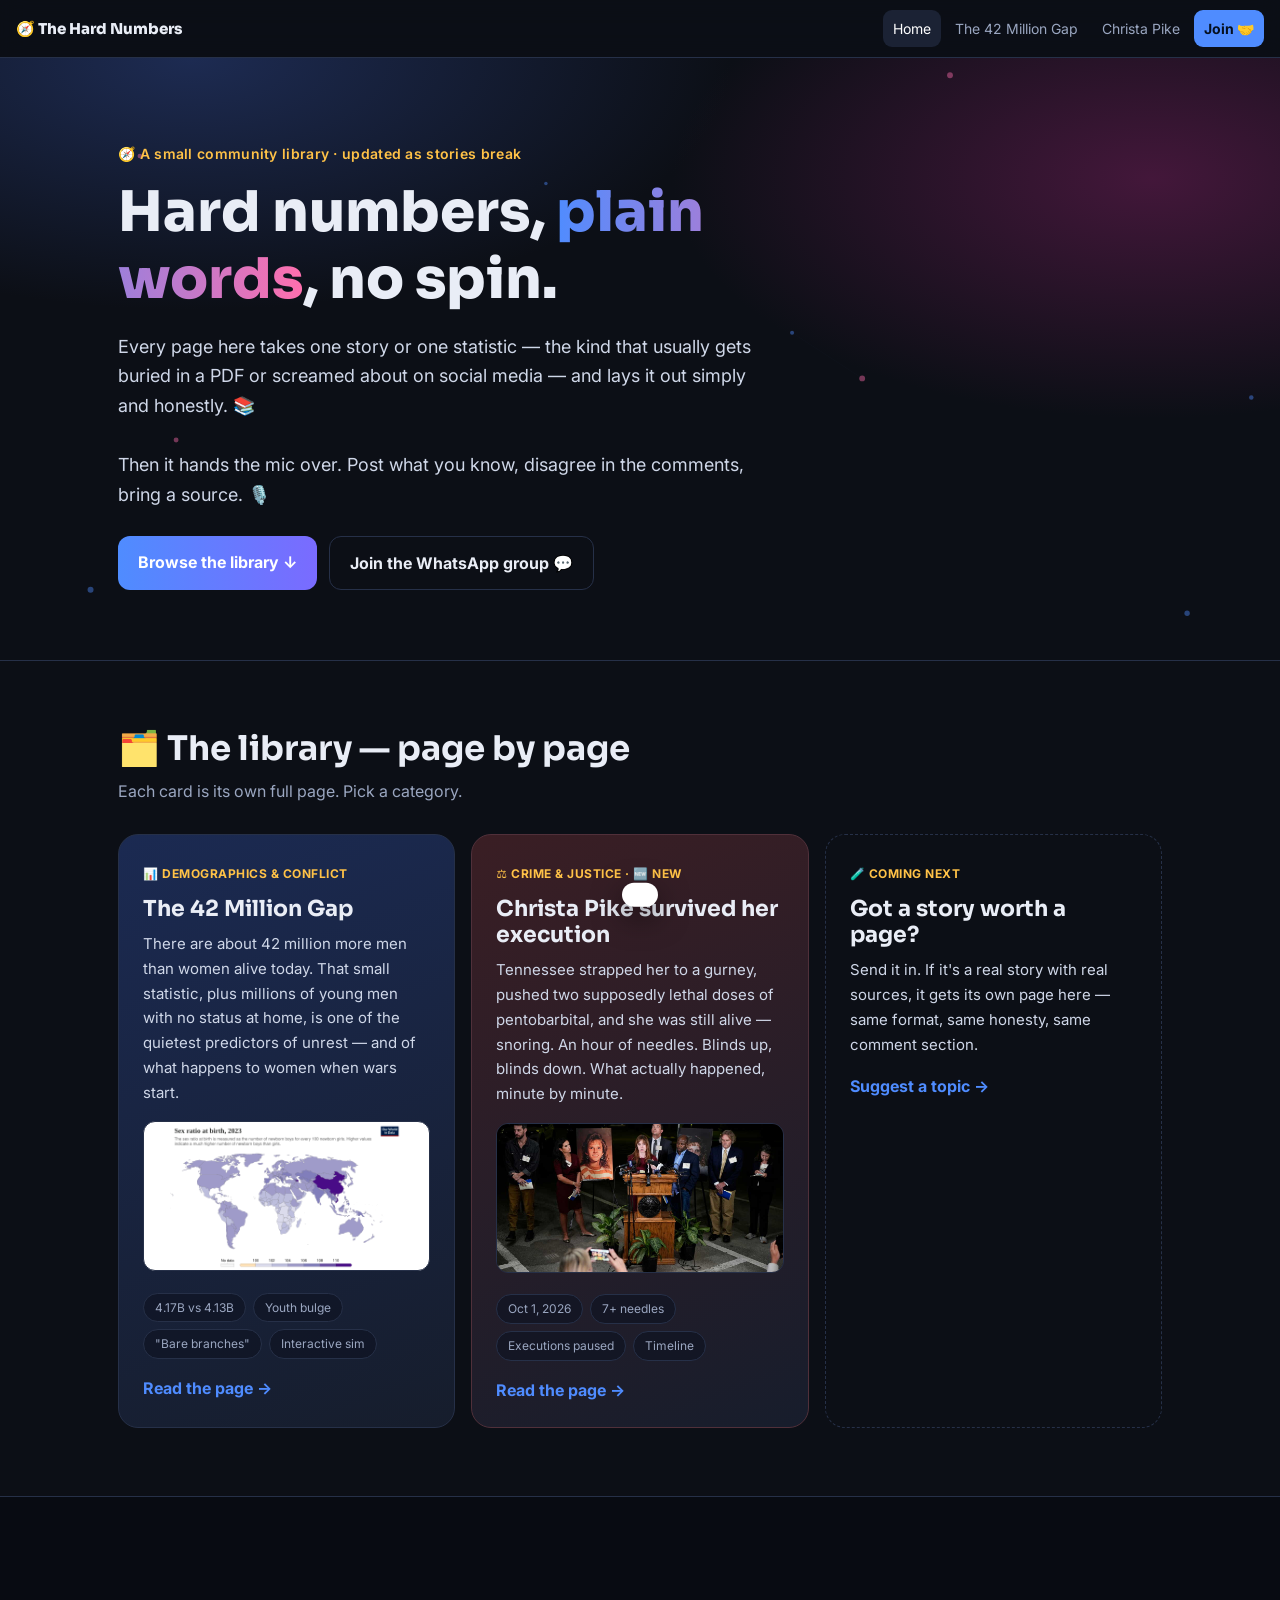
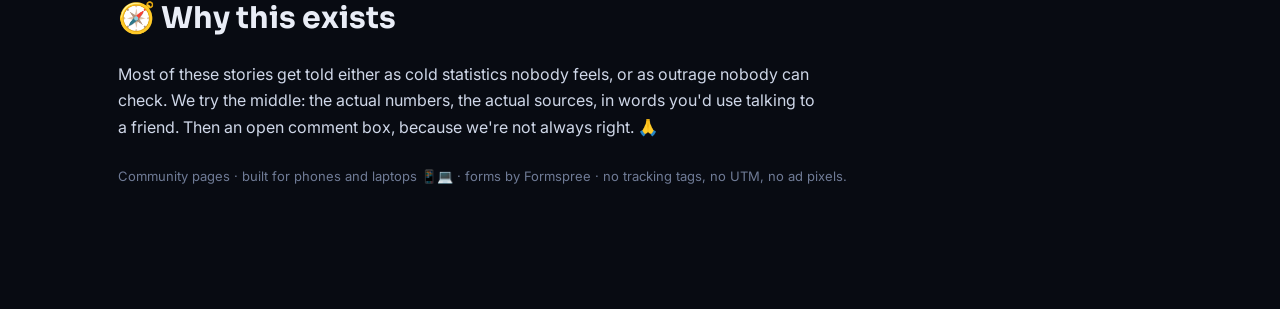
<file: CHRIST_SOPHIA_TRUTH_COMMUNITY/index.html>
<!DOCTYPE html>
<html lang="en">
<head>
<meta charset="utf-8" />
<meta name="viewport" content="width=device-width, initial-scale=1" />
<title>The Hard Numbers — a community page about power, violence and the people it lands on</title>
<meta name="description" content="A small community library. Honest, plain-language breakdowns of stories and statistics about violence, the state, and who pays the price." />
<link rel="icon" type="image/svg+xml" href="favicon.svg" />
<link rel="preconnect" href="https://fonts.googleapis.com">
<link rel="preconnect" href="https://fonts.gstatic.com" crossorigin>
<link href="https://fonts.googleapis.com/css2?family=Inter:wght@400;600;800&family=Sora:wght@600;800&display=swap" rel="stylesheet">
<link rel="stylesheet" href="style.css" />
</head>
<body>

<header class="nav">
  <a class="brand" href="index.html">🧭 <span>The Hard Numbers</span></a>
  <nav>
    <a href="index.html" class="here">Home</a>
    <a href="gender-gap.html">The 42 Million Gap</a>
    <a href="christa-pike.html">Christa Pike</a>
    <a class="cta" href="gender-gap.html#join">Join 🤝</a>
  </nav>
</header>

<!-- HUB BANNER -->
<section class="banner">
  <canvas id="fx"></canvas>
  <div class="banner-inner">
    <p class="kicker">🧭 A small community library · updated as stories break</p>
    <h1>Hard numbers, <span class="hl">plain words</span>, no spin.</h1>
    <p class="lede">
      Every page here takes one story or one statistic — the kind that usually gets buried in a
      PDF or screamed about on social media — and lays it out simply and honestly. 📚
      <br><br>
      Then it hands the mic over. Post what you know, disagree in the comments, bring a source. 🎙️
    </p>
    <div class="banner-btns">
      <a class="btn primary" href="#library">Browse the library ↓</a>
      <a class="btn ghost" href="gender-gap.html#join">Join the WhatsApp group 💬</a>
    </div>
  </div>
</section>

<!-- PAGE-BY-PAGE CATEGORIES -->
<section class="wrap" id="library">
  <h2 class="sec-title">🗂️ The library — page by page</h2>
  <p class="sec-sub">Each card is its own full page. Pick a category.</p>

  <div class="libgrid">

    <a class="libcard reveal c-demo" href="gender-gap.html">
      <span class="cat">📊 Demographics &amp; Conflict</span>
      <h3>The 42 Million Gap</h3>
      <p>There are about 42 million more men than women alive today. That small statistic,
        plus millions of young men with no status at home, is one of the quietest predictors of
        unrest — and of what happens to women when wars start.</p>
      <img class="thumb" src="images/owid-sex-ratio-birth-2023.png" alt="World map of sex ratio at birth" loading="lazy">
      <ul class="chips">
        <li>4.17B vs 4.13B</li><li>Youth bulge</li><li>"Bare branches"</li><li>Interactive sim</li>
      </ul>
      <span class="go">Read the page →</span>
    </a>

    <a class="libcard reveal c-just" href="christa-pike.html">
      <span class="cat">⚖️ Crime &amp; Justice · 🆕 New</span>
      <h3>Christa Pike survived her execution</h3>
      <p>Tennessee strapped her to a gurney, pushed two supposedly lethal doses of pentobarbital,
        and she was still alive — snoring. An hour of needles. Blinds up, blinds down.
        What actually happened, minute by minute.</p>
      <img class="thumb" src="images/witnesses-presser-ap.jpg" alt="Media witnesses at a night press conference after the halted execution" loading="lazy">
      <ul class="chips">
        <li>Oct 1, 2026</li><li>7+ needles</li><li>Executions paused</li><li>Timeline</li>
      </ul>
      <span class="go">Read the page →</span>
    </a>

    <div class="libcard soon">
      <span class="cat">🧪 Coming next</span>
      <h3>Got a story worth a page?</h3>
      <p>Send it in. If it's a real story with real sources, it gets its own page here —
        same format, same honesty, same comment section.</p>
      <span class="go"><a href="gender-gap.html#join">Suggest a topic →</a></span>
    </div>

  </div>
</section>

<footer class="footer">
  <div class="wrap">
    <h2>🧭 Why this exists</h2>
    <p class="concl">
      Most of these stories get told either as cold statistics nobody feels, or as outrage nobody
      can check. We try the middle: the actual numbers, the actual sources, in words you'd use
      talking to a friend. Then an open comment box, because we're not always right. 🙏
    </p>
    <p class="fine">Community pages · built for phones and laptops 📱💻 · forms by Formspree ·
      no tracking tags, no UTM, no ad pixels.</p>
  </div>
</footer>

<div class="toast" id="toast"></div>
<script src="script.js"></script>
</body>
</html>
</file>
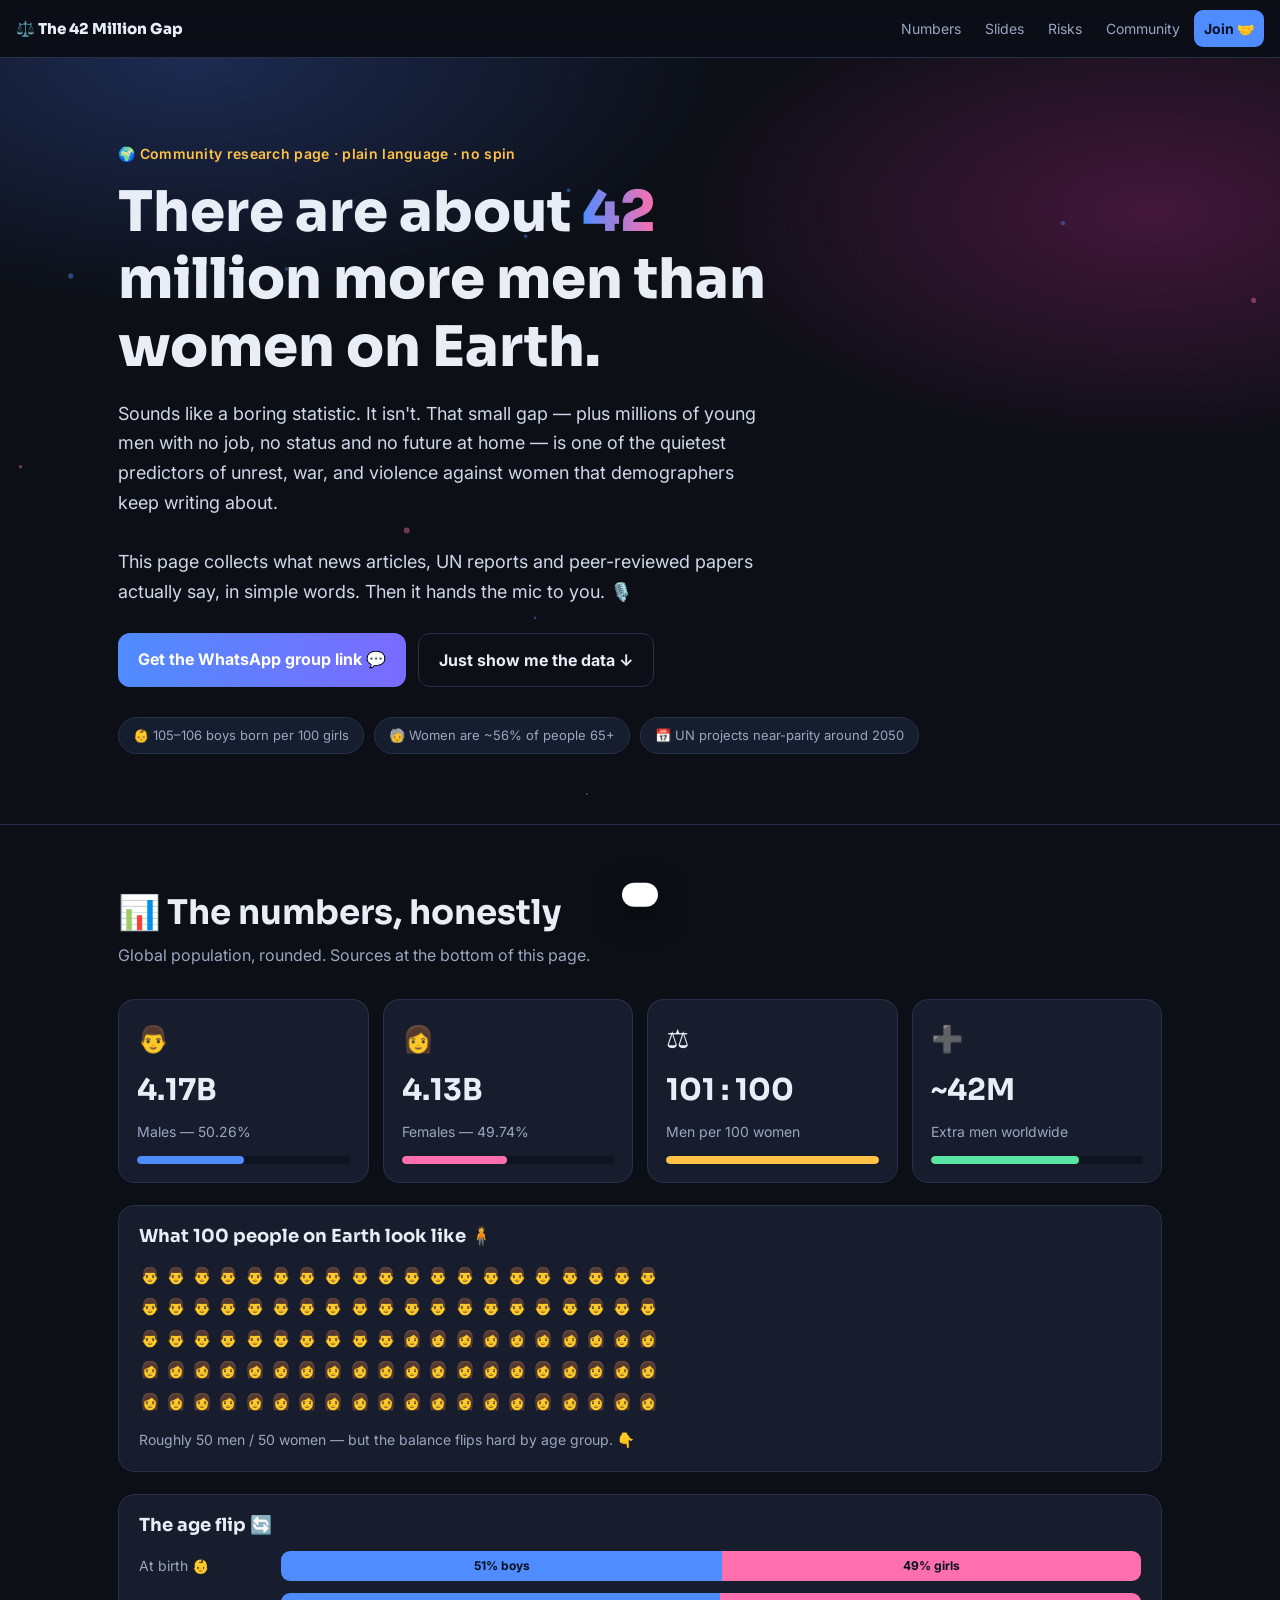
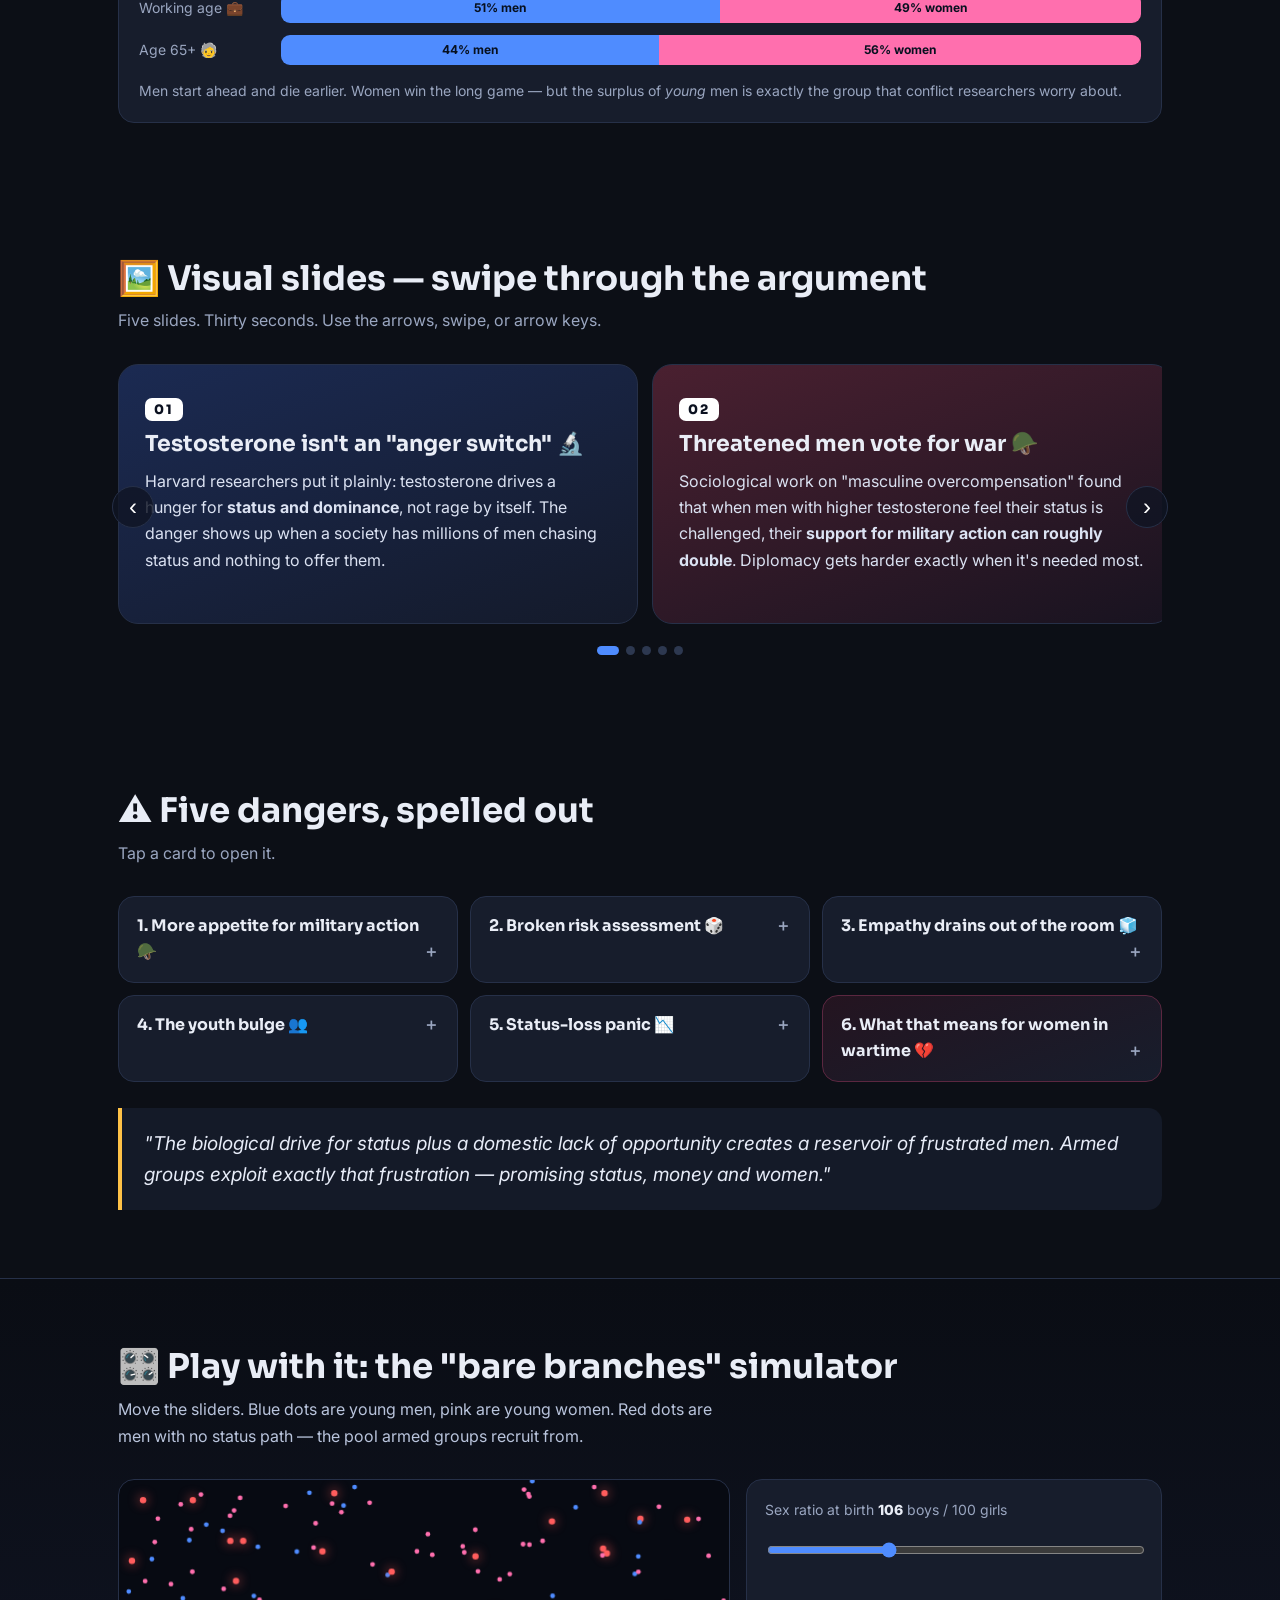
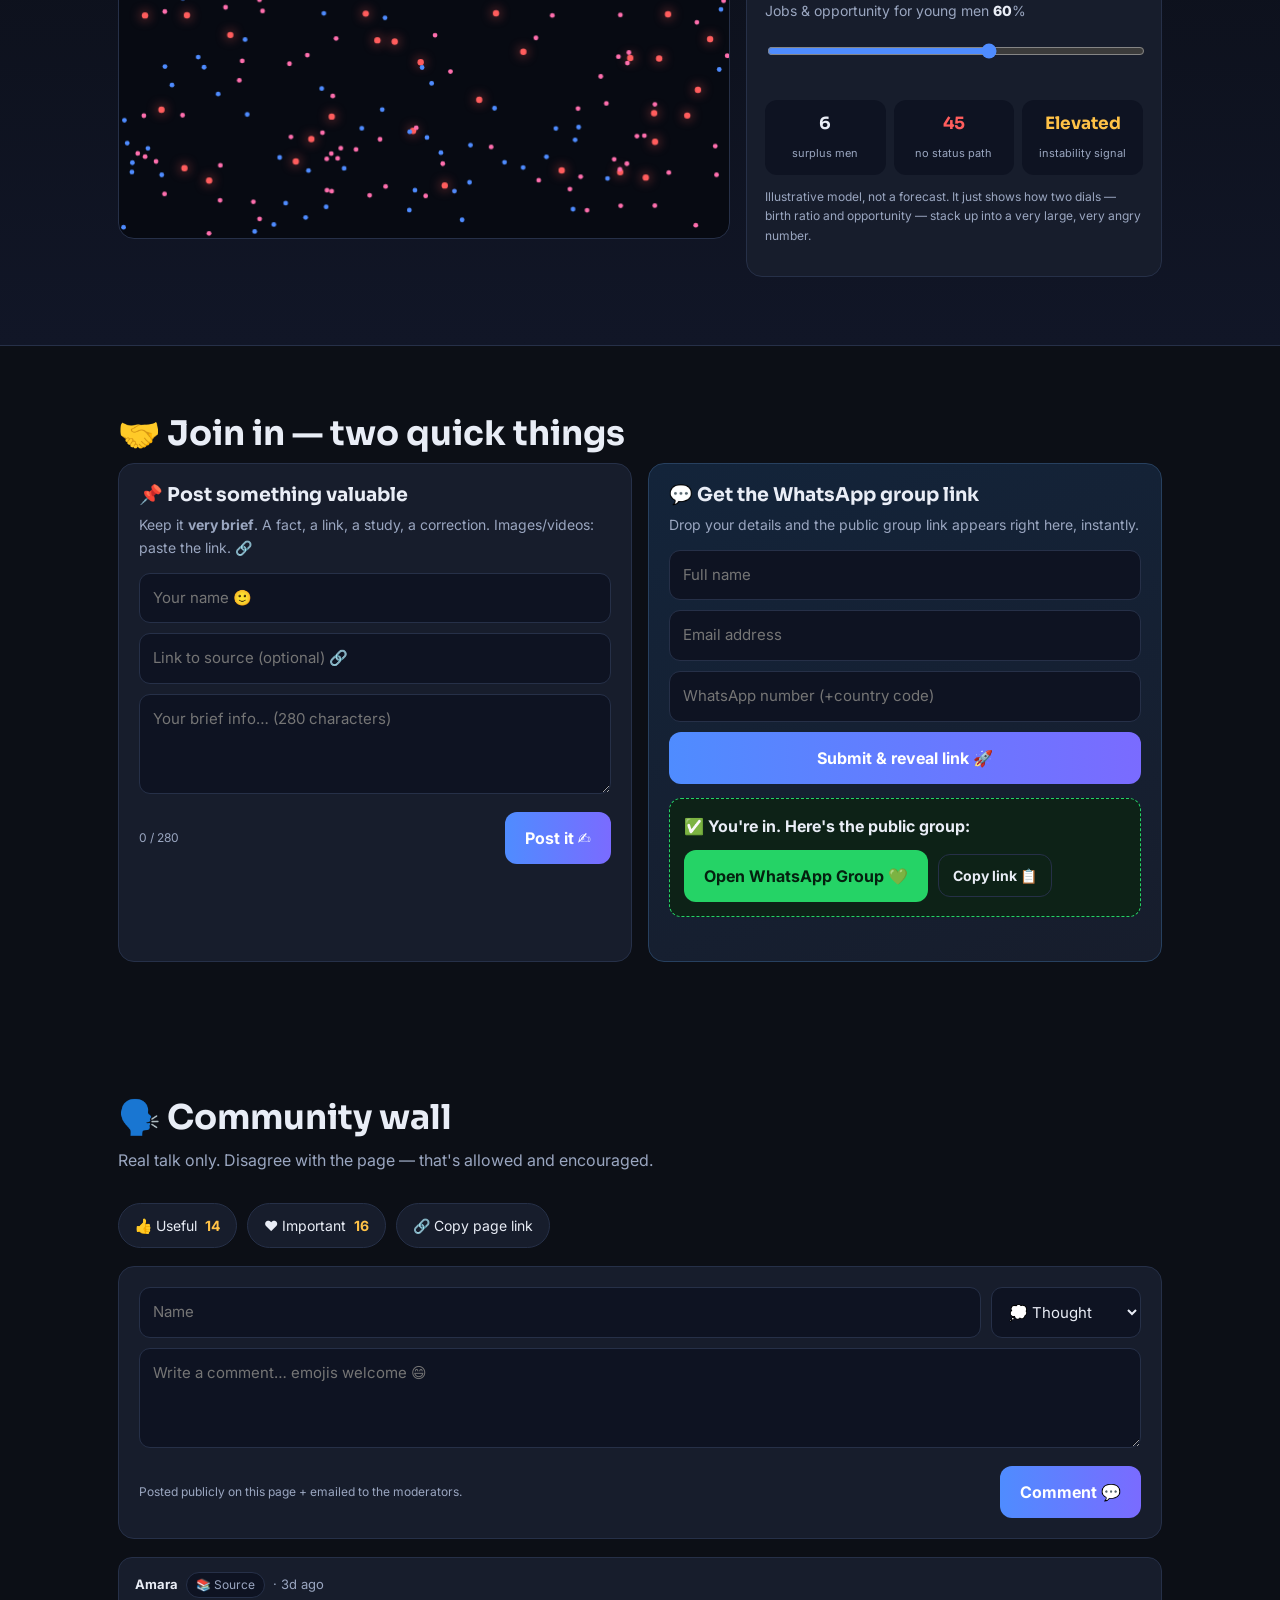
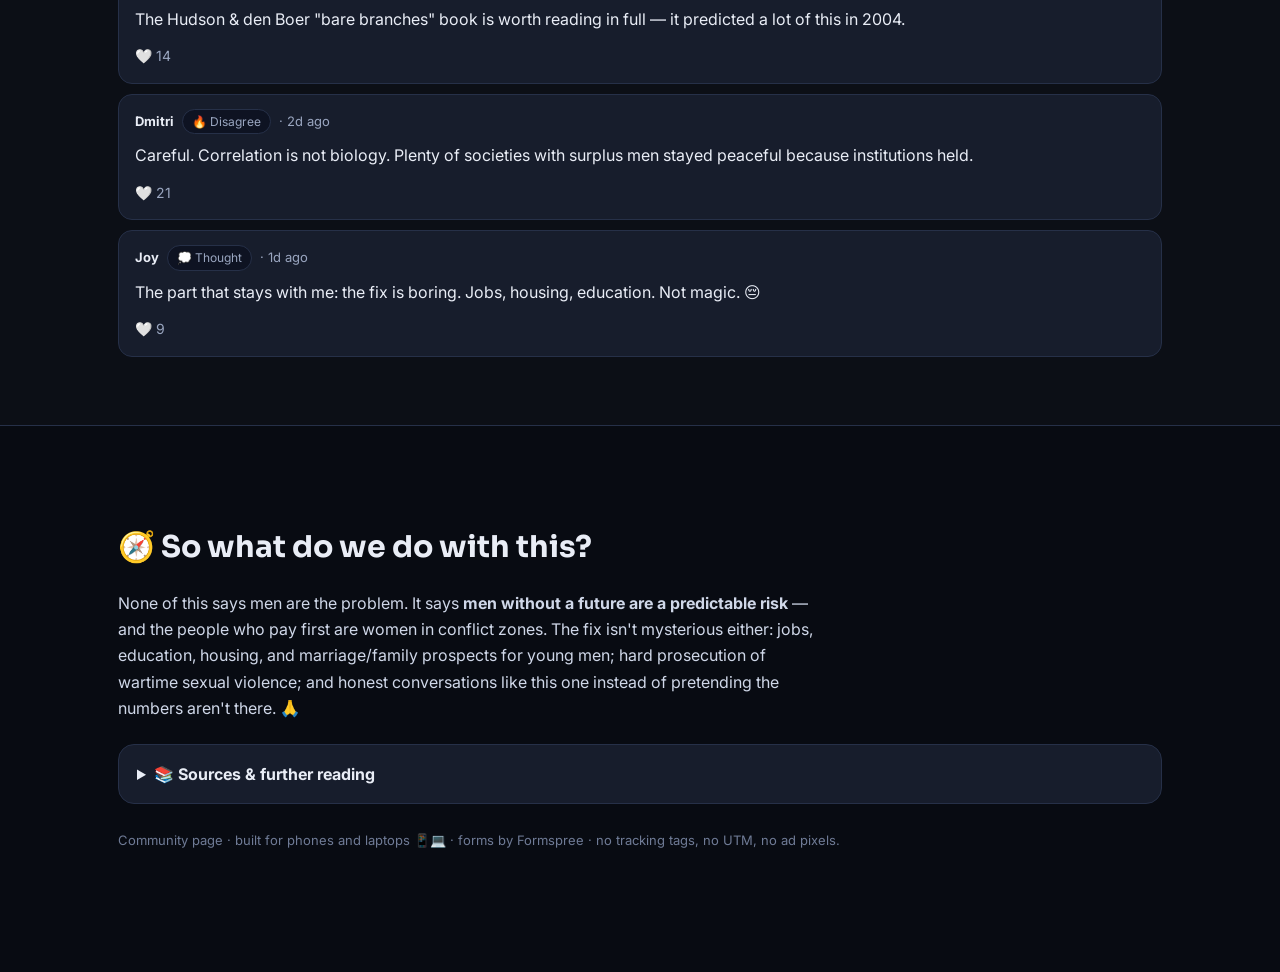
<file: men-women-conflict/index.html>
<!DOCTYPE html>
<html lang="en">
<head>
<meta charset="utf-8" />
<meta name="viewport" content="width=device-width, initial-scale=1" />
<title>101 Men for Every 100 Women — and Why That Matters When Wars Start</title>
<meta name="description" content="A simple, honest community page about the global male-female gap, status-starved young men, and the documented link to conflict and violence against women." />
<link rel="preconnect" href="https://fonts.googleapis.com">
<link rel="preconnect" href="https://fonts.gstatic.com" crossorigin>
<link href="https://fonts.googleapis.com/css2?family=Inter:wght@400;600;800&family=Sora:wght@600;800&display=swap" rel="stylesheet">
<link rel="stylesheet" href="style.css" />
</head>
<body>

<!-- ============ NAV ============ -->
<header class="nav" id="nav">
  <a class="brand" href="#top">⚖️ <span>The 42 Million Gap</span></a>
  <nav>
    <a href="#numbers">Numbers</a>
    <a href="#slides">Slides</a>
    <a href="#risk">Risks</a>
    <a href="#wall">Community</a>
    <a class="cta" href="#join">Join 🤝</a>
  </nav>
</header>

<!-- ============ 1. INFO BANNER ============ -->
<section class="banner" id="top">
  <canvas id="fx"></canvas>
  <div class="banner-inner">
    <p class="kicker">🌍 Community research page · plain language · no spin</p>
    <h1>There are about <span class="hl" id="countMen">0</span> million more men than women on Earth.</h1>
    <p class="lede">
      Sounds like a boring statistic. It isn't. That small gap — plus millions of young men with
      no job, no status and no future at home — is one of the quietest predictors of unrest, war,
      and violence against women that demographers keep writing about.
      <br><br>
      This page collects what news articles, UN reports and peer-reviewed papers actually say,
      in simple words. Then it hands the mic to you. 🎙️
    </p>
    <div class="banner-btns">
      <a class="btn primary" href="#join">Get the WhatsApp group link 💬</a>
      <a class="btn ghost" href="#numbers">Just show me the data ↓</a>
    </div>
    <ul class="ticker">
      <li>👶 105–106 boys born per 100 girls</li>
      <li>🧓 Women are ~56% of people 65+</li>
      <li>📅 UN projects near-parity around 2050</li>
    </ul>
  </div>
</section>

<!-- ============ INFOGRAPHIC ============ -->
<section class="wrap" id="numbers">
  <h2 class="sec-title">📊 The numbers, honestly</h2>
  <p class="sec-sub">Global population, rounded. Sources at the bottom of this page.</p>

  <div class="stat-grid">
    <article class="stat reveal">
      <span class="emoji">👨</span>
      <b class="big">4.17B</b>
      <span class="lab">Males — 50.26%</span>
      <div class="bar"><i style="--w:50.26%; --c:#4f8cff"></i></div>
    </article>
    <article class="stat reveal">
      <span class="emoji">👩</span>
      <b class="big">4.13B</b>
      <span class="lab">Females — 49.74%</span>
      <div class="bar"><i style="--w:49.74%; --c:#ff6fae"></i></div>
    </article>
    <article class="stat reveal">
      <span class="emoji">⚖️</span>
      <b class="big">101 : 100</b>
      <span class="lab">Men per 100 women</span>
      <div class="bar"><i style="--w:101%; --c:#ffc247"></i></div>
    </article>
    <article class="stat reveal">
      <span class="emoji">➕</span>
      <b class="big">~42M</b>
      <span class="lab">Extra men worldwide</span>
      <div class="bar"><i style="--w:70%; --c:#5be5a3"></i></div>
    </article>
  </div>

  <div class="dotbox reveal">
    <h3>What 100 people on Earth look like 🧍</h3>
    <div class="dots" id="dots" aria-label="50 blue figures and 50 pink figures"></div>
    <p class="note">Roughly 50 men / 50 women — but the balance flips hard by age group. 👇</p>
  </div>

  <div class="agebox reveal">
    <h3>The age flip 🔄</h3>
    <div class="agerow"><span>At birth 👶</span><div class="split"><i class="m" style="width:51.3%">51% boys</i><i class="f">49% girls</i></div></div>
    <div class="agerow"><span>Working age 💼</span><div class="split"><i class="m" style="width:51%">51% men</i><i class="f">49% women</i></div></div>
    <div class="agerow"><span>Age 65+ 🧓</span><div class="split"><i class="m" style="width:44%">44% men</i><i class="f">56% women</i></div></div>
    <p class="note">Men start ahead and die earlier. Women win the long game — but the surplus of
      <em>young</em> men is exactly the group that conflict researchers worry about.</p>
  </div>
</section>

<!-- ============ VISUAL SLIDES ============ -->
<section class="wrap" id="slides">
  <h2 class="sec-title">🖼️ Visual slides — swipe through the argument</h2>
  <p class="sec-sub">Five slides. Thirty seconds. Use the arrows, swipe, or arrow keys.</p>

  <div class="slider">
    <div class="slides" id="slideTrack">
      <article class="slide s1">
        <span class="num">01</span>
        <h3>Testosterone isn't an "anger switch" 🔬</h3>
        <p>Harvard researchers put it plainly: testosterone drives a hunger for <b>status and dominance</b>,
        not rage by itself. The danger shows up when a society has millions of men chasing status
        and nothing to offer them.</p>
      </article>
      <article class="slide s2">
        <span class="num">02</span>
        <h3>Threatened men vote for war 🪖</h3>
        <p>Sociological work on "masculine overcompensation" found that when men with higher
        testosterone feel their status is challenged, their <b>support for military action can roughly
        double</b>. Diplomacy gets harder exactly when it's needed most.</p>
      </article>
      <article class="slide s3">
        <span class="num">03</span>
        <h3>Risk goes blind 🎲</h3>
        <p>High testosterone lowers sensitivity to punishment and fear. Add the <b>"winner effect"</b> —
        past victories making leaders underestimate cost — and you get reckless escalation
        instead of an off-ramp.</p>
      </article>
      <article class="slide s4">
        <span class="num">04</span>
        <h3>The youth bulge 💣</h3>
        <p>A large share of young, single men with no job, no property and no marriage prospects is
        a known instability pattern. Their status drive gets redirected: <b>unrest, radicalisation,
        recruitment by armed groups.</b></p>
      </article>
      <article class="slide s5">
        <span class="num">05</span>
        <h3>Then women pay the bill 💔</h3>
        <p>Hudson &amp; den Boer called these men <b>"bare branches."</b> Groups like ISIS and Boko Haram
        recruited them with an explicit offer: a wife, taken by force. UN reporting treats
        conflict-related sexual violence as a <b>deliberate tactic</b>, not random chaos.</p>
      </article>
    </div>
    <button class="arrow left" id="prev" aria-label="Previous slide">‹</button>
    <button class="arrow right" id="next" aria-label="Next slide">›</button>
    <div class="dotsnav" id="dotsNav"></div>
  </div>
</section>

<!-- ============ RISK CARDS ============ -->
<section class="wrap" id="risk">
  <h2 class="sec-title">⚠️ Five dangers, spelled out</h2>
  <p class="sec-sub">Tap a card to open it.</p>

  <div class="cards">
    <details class="card reveal"><summary>1. More appetite for military action 🪖</summary>
      <p>When status feels threatened, support for war-first solutions jumps. Research on political
      psychology links higher testosterone to stronger "overcompensation" after a perceived challenge —
      meaning compromise reads as weakness during a standoff.</p></details>

    <details class="card reveal"><summary>2. Broken risk assessment 🎲</summary>
      <p>Lower fear response + lower punishment sensitivity = dangerously high risk tolerance.
      Leaders riding a streak of wins stop pricing the real cost of escalation.</p></details>

    <details class="card reveal"><summary>3. Empathy drains out of the room 🧊</summary>
      <p>Biomedical studies report reduced empathic mimicry and weaker reading of emotional cues.
      Diplomacy runs on nuance; without it, a neighbour's defensive move gets misread as an attack.</p></details>

    <details class="card reveal"><summary>4. The youth bulge 👥</summary>
      <p>Single young men carry the highest baseline testosterone — mating and status competition.
      Deny a whole generation of them work, housing and marriage, and that drive gets redirected
      into militias, gangs and civil unrest.</p></details>

    <details class="card reveal"><summary>5. Status-loss panic 📉</summary>
      <p>The dual-hormone hypothesis: high testosterone plus high stress flips behaviour from
      <em>seeking</em> status to <em>defending</em> it, viciously. A declining power can start a
      defensive war purely to avoid looking weak.</p></details>

    <details class="card reveal hot"><summary>6. What that means for women in wartime 💔</summary>
      <p>Put it together: frustrated low-status men + collapse of law and order + armed groups that
      openly offer "a wife" as a recruitment bonus. Abductions, forced marriage and trafficking
      spike. UN agencies document sexual violence as a deliberate tool of control and terror, and
      conflict zones see a sharp rise in trafficking because war turns people into commodities.
      <br><br><b>Plainly: the men's status crisis gets paid for by women's bodies.</b></p></details>
  </div>

  <blockquote class="pull reveal">
    "The biological drive for status plus a domestic lack of opportunity creates a reservoir of
    frustrated men. Armed groups exploit exactly that frustration — promising status, money and women."
  </blockquote>
</section>

<!-- ============ 3. JS ANIMATION SECTION ============ -->
<section class="anim-sec" id="anim">
  <div class="wrap">
    <h2 class="sec-title light">🎛️ Play with it: the "bare branches" simulator</h2>
    <p class="sec-sub light">Move the sliders. Blue dots are young men, pink are young women.
      Red dots are men with no status path — the pool armed groups recruit from.</p>
    <div class="simbox">
      <canvas id="sim"></canvas>
      <div class="controls">
        <label>Sex ratio at birth <output id="oRatio">106</output> boys / 100 girls
          <input type="range" id="rRatio" min="100" max="120" value="106">
        </label>
        <label>Jobs &amp; opportunity for young men <output id="oJobs">60</output>%
          <input type="range" id="rJobs" min="0" max="100" value="60">
        </label>
        <div class="readout">
          <div><b id="mSurplus">0</b><span>surplus men</span></div>
          <div><b id="mBare" class="red">0</b><span>no status path</span></div>
          <div><b id="mRisk">Low</b><span>instability signal</span></div>
        </div>
        <p class="tiny">Illustrative model, not a forecast. It just shows how two dials — birth ratio and
          opportunity — stack up into a very large, very angry number.</p>
      </div>
    </div>
  </div>
</section>

<!-- ============ POST + JOIN ============ -->
<section class="wrap" id="join">
  <h2 class="sec-title">🤝 Join in — two quick things</h2>

  <div class="two">
    <!-- POST VALUABLE INFO -->
    <form class="panel" id="postForm" action="https://formspree.io/f/REPLACE_POST_FORM_ID" method="POST">
      <h3>📌 Post something valuable</h3>
      <p class="pnote">Keep it <b>very brief</b>. A fact, a link, a study, a correction. Images/videos: paste the link. 🔗</p>
      <input name="name" placeholder="Your name 🙂" required>
      <input name="link" type="url" placeholder="Link to source (optional) 🔗">
      <textarea name="info" rows="3" maxlength="280" placeholder="Your brief info… (280 characters)" required></textarea>
      <div class="rowb"><span class="tiny" id="countChars">0 / 280</span>
      <button class="btn primary" type="submit">Post it ✍️</button></div>
      <p class="status" id="postStatus"></p>
    </form>

    <!-- CONTACT -->
    <form class="panel accent" id="contactForm" action="https://formspree.io/f/REPLACE_CONTACT_FORM_ID" method="POST">
      <h3>💬 Get the WhatsApp group link</h3>
      <p class="pnote">Drop your details and the public group link appears right here, instantly.</p>
      <input name="name" placeholder="Full name" required>
      <input name="email" type="email" placeholder="Email address" required>
      <input name="whatsapp" type="tel" placeholder="WhatsApp number (+country code)" required>
      <button class="btn primary wide" type="submit">Submit &amp; reveal link 🚀</button>
      <div class="reveal-box" id="waBox" hidden>
        <p>✅ You're in. Here's the public group:</p>
        <a class="btn wa" id="waLink" href="#" target="_blank" rel="noopener">Open WhatsApp Group 💚</a>
        <button type="button" class="btn ghost sm" id="copyWa">Copy link 📋</button>
      </div>
      <p class="status" id="contactStatus"></p>
    </form>
  </div>
</section>

<!-- ============ 2. COMMENT SECTION + LIKES ============ -->
<section class="wrap" id="wall">
  <h2 class="sec-title">🗣️ Community wall</h2>
  <p class="sec-sub">Real talk only. Disagree with the page — that's allowed and encouraged.</p>

  <div class="likebar">
    <button class="likebtn" id="likePage">👍 <span>Useful</span> <b id="likeCount">0</b></button>
    <button class="likebtn" id="heartPage">❤️ <span>Important</span> <b id="heartCount">0</b></button>
    <button class="likebtn" id="sharePage">🔗 <span>Copy page link</span></button>
  </div>

  <form class="panel" id="commentForm" action="https://formspree.io/f/REPLACE_COMMENT_FORM_ID" method="POST">
    <div class="rowi">
      <input name="name" id="cName" placeholder="Name" required>
      <select name="mood" id="cMood">
        <option>💭 Thought</option><option>❓ Question</option>
        <option>📚 Source</option><option>🔥 Disagree</option>
      </select>
    </div>
    <textarea name="comment" id="cText" rows="3" placeholder="Write a comment… emojis welcome 😄" required></textarea>
    <div class="rowb"><span class="tiny">Posted publicly on this page + emailed to the moderators.</span>
    <button class="btn primary" type="submit">Comment 💬</button></div>
  </form>

  <div id="commentList" class="comments"></div>
</section>

<!-- ============ 4. FOOTER / CONCLUSION ============ -->
<footer class="footer">
  <div class="wrap">
    <h2>🧭 So what do we do with this?</h2>
    <p class="concl">
      None of this says men are the problem. It says <b>men without a future are a predictable risk</b> —
      and the people who pay first are women in conflict zones. The fix isn't mysterious either:
      jobs, education, housing, and marriage/family prospects for young men; hard prosecution of
      wartime sexual violence; and honest conversations like this one instead of pretending the
      numbers aren't there. 🙏
    </p>

    <details class="srcs">
      <summary>📚 Sources &amp; further reading</summary>
      <ul>
        <li><a href="https://statisticstimes.com" target="_blank" rel="noopener">Statistics Times</a> — global male/female population counts</li>
        <li><a href="https://www.pewresearch.org" target="_blank" rel="noopener">Pew Research Center</a> — sex ratios by age group</li>
        <li><a href="https://www.un.org" target="_blank" rel="noopener">United Nations</a> — population projections toward 2050</li>
        <li><a href="https://www.scienceabc.com" target="_blank" rel="noopener">ScienceABC</a> — overview of the global sex ratio</li>
        <li><a href="https://news.harvard.edu/gazette/story/2021/09/harvard-biologist-discusses-testosterones-role-in-society/" target="_blank" rel="noopener">Harvard Gazette</a> — testosterone, status and society</li>
        <li><a href="https://phys.org" target="_blank" rel="noopener">Phys.org</a> — masculine overcompensation &amp; support for war</li>
        <li><a href="https://pmc.ncbi.nlm.nih.gov/articles/PMC5068300/" target="_blank" rel="noopener">PNAS / PMC</a> — dual-hormone hypothesis</li>
        <li><a href="https://www.unwomen.org" target="_blank" rel="noopener">UN Women</a> — conflict-related sexual violence</li>
        <li><a href="https://www.unodc.org" target="_blank" rel="noopener">UNODC</a> — trafficking in conflict zones</li>
        <li><a href="https://www.icmc.net" target="_blank" rel="noopener">ICMC</a> · <a href="https://odihr.osce.org" target="_blank" rel="noopener">OSCE/ODIHR</a> — displacement &amp; exploitation</li>
        <li><a href="https://journals.sagepub.com" target="_blank" rel="noopener">SAGE Journals</a> — youth bulge &amp; instability</li>
      </ul>
    </details>

    <p class="fine">Community page · built for phones and laptops 📱💻 · forms by Formspree ·
      no tracking tags, no UTM, no ad pixels.</p>
  </div>
</footer>

<div class="toast" id="toast"></div>
<script src="script.js"></script>
</body>
</html>
</file>
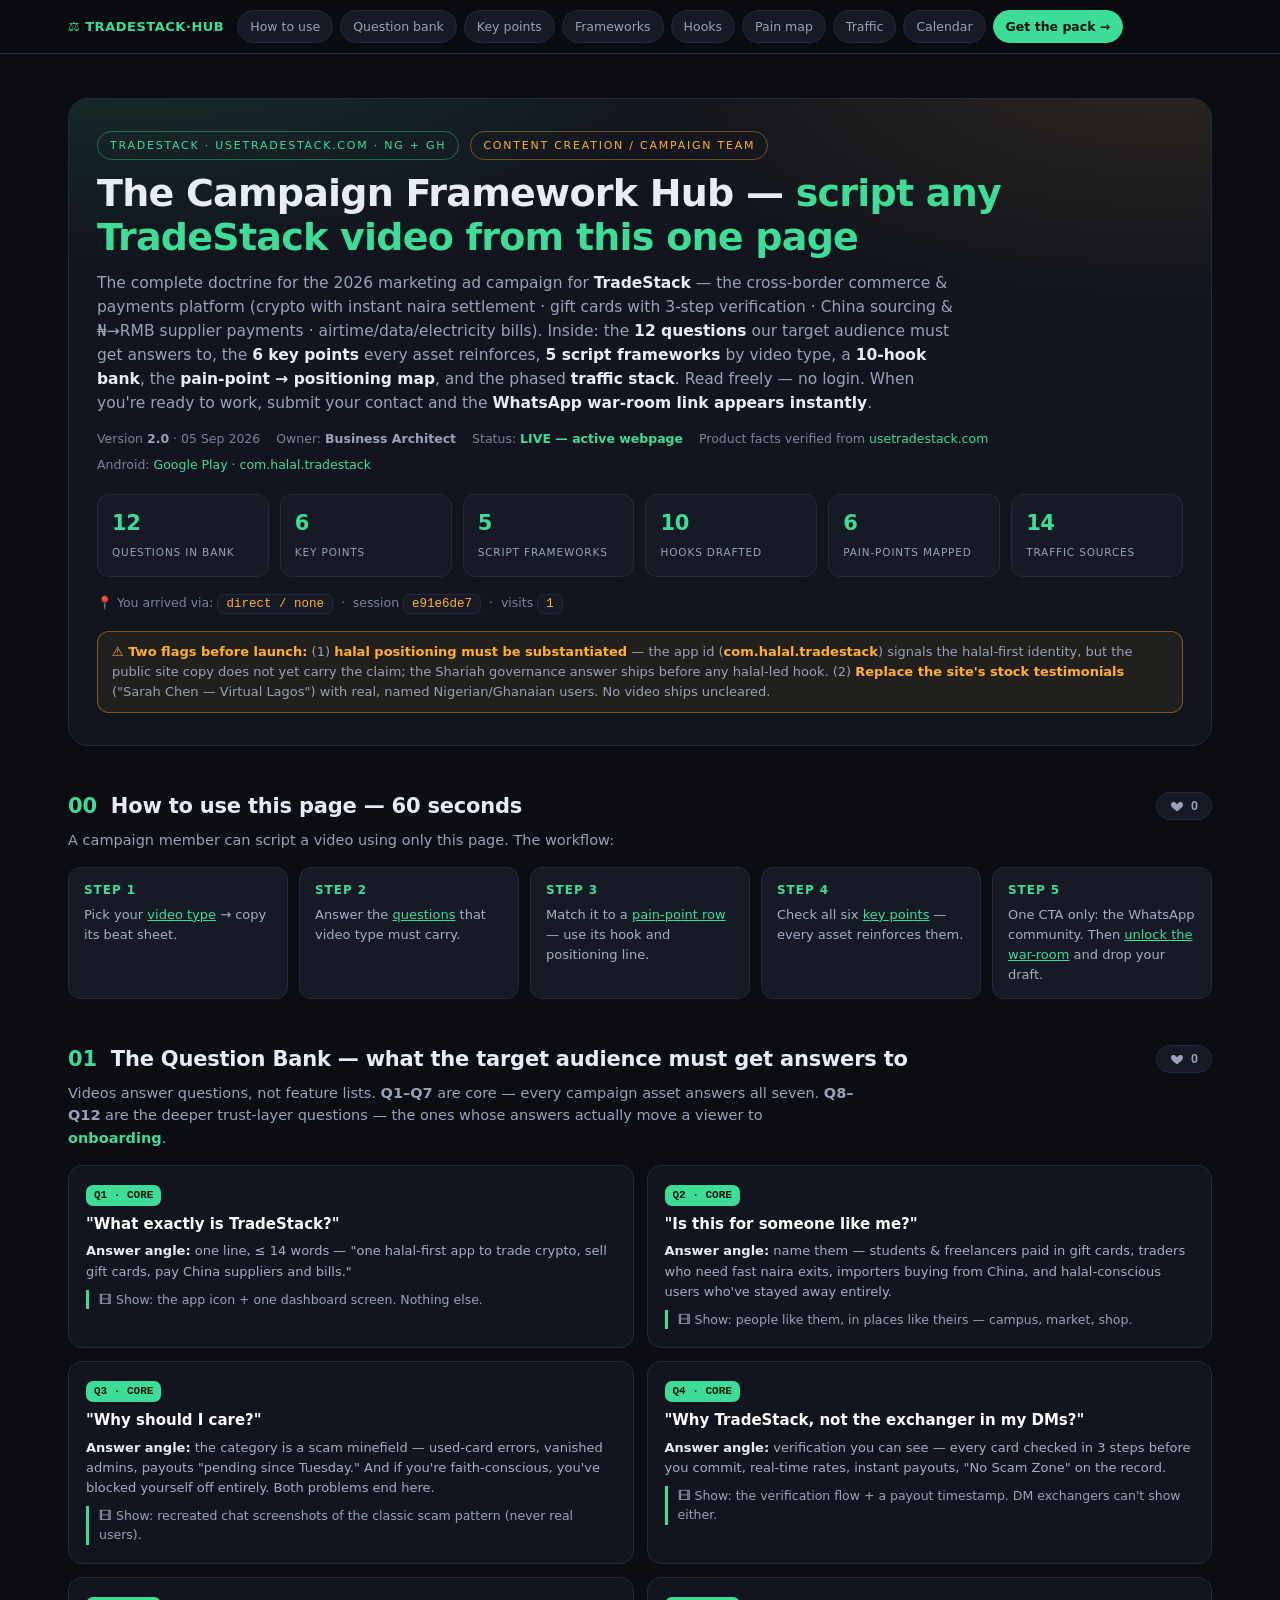
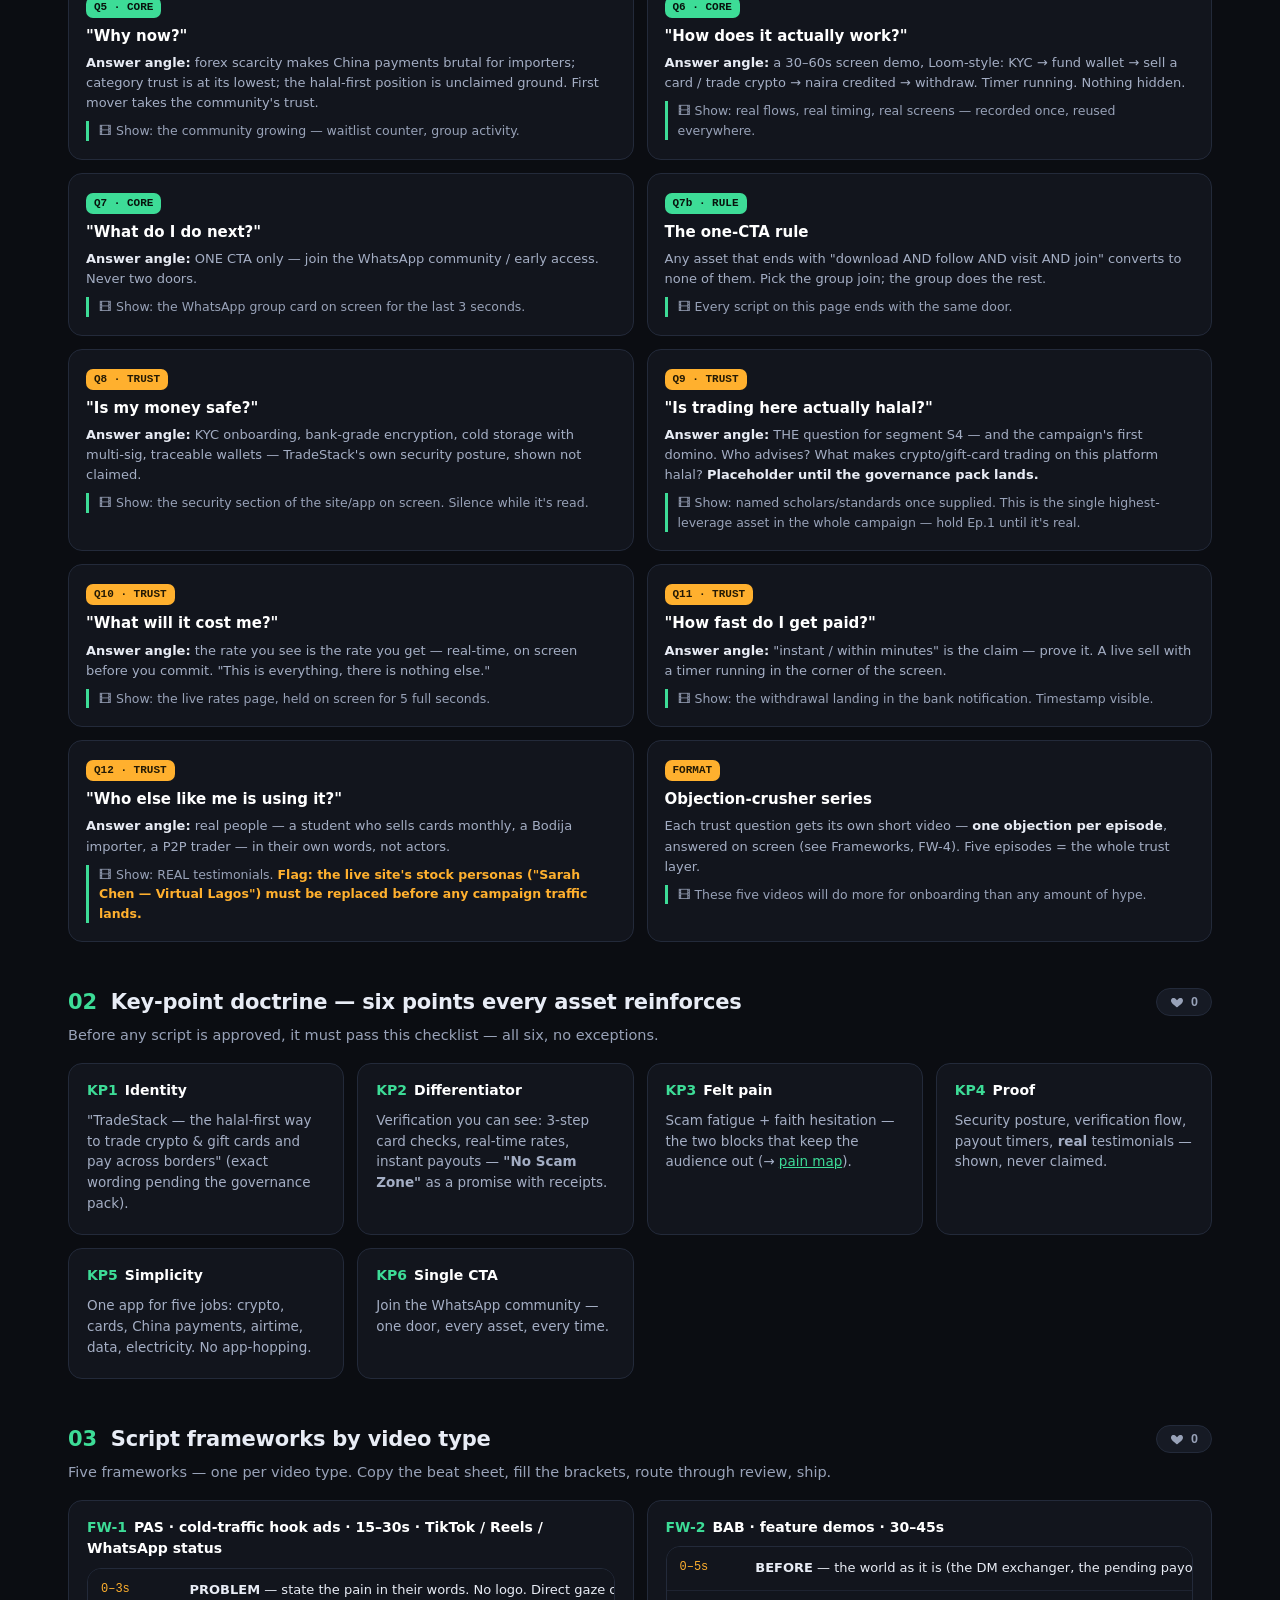
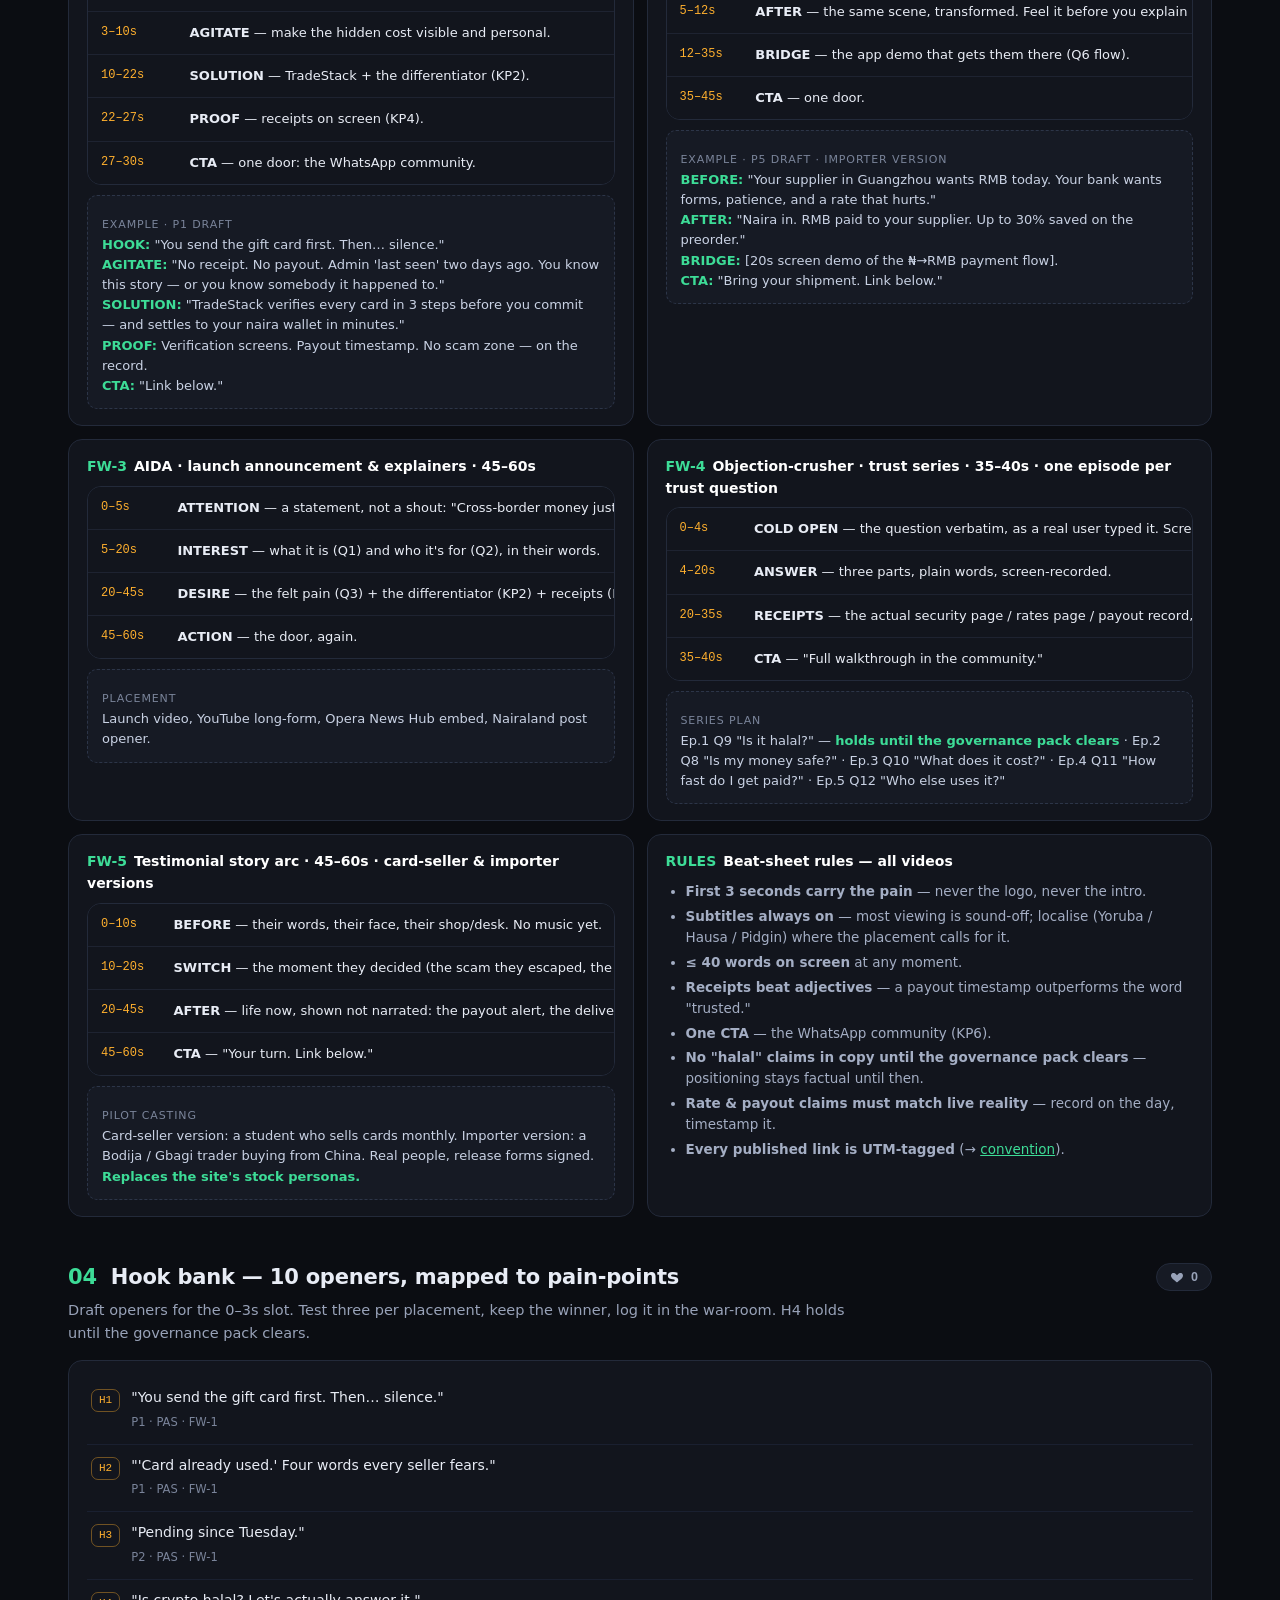
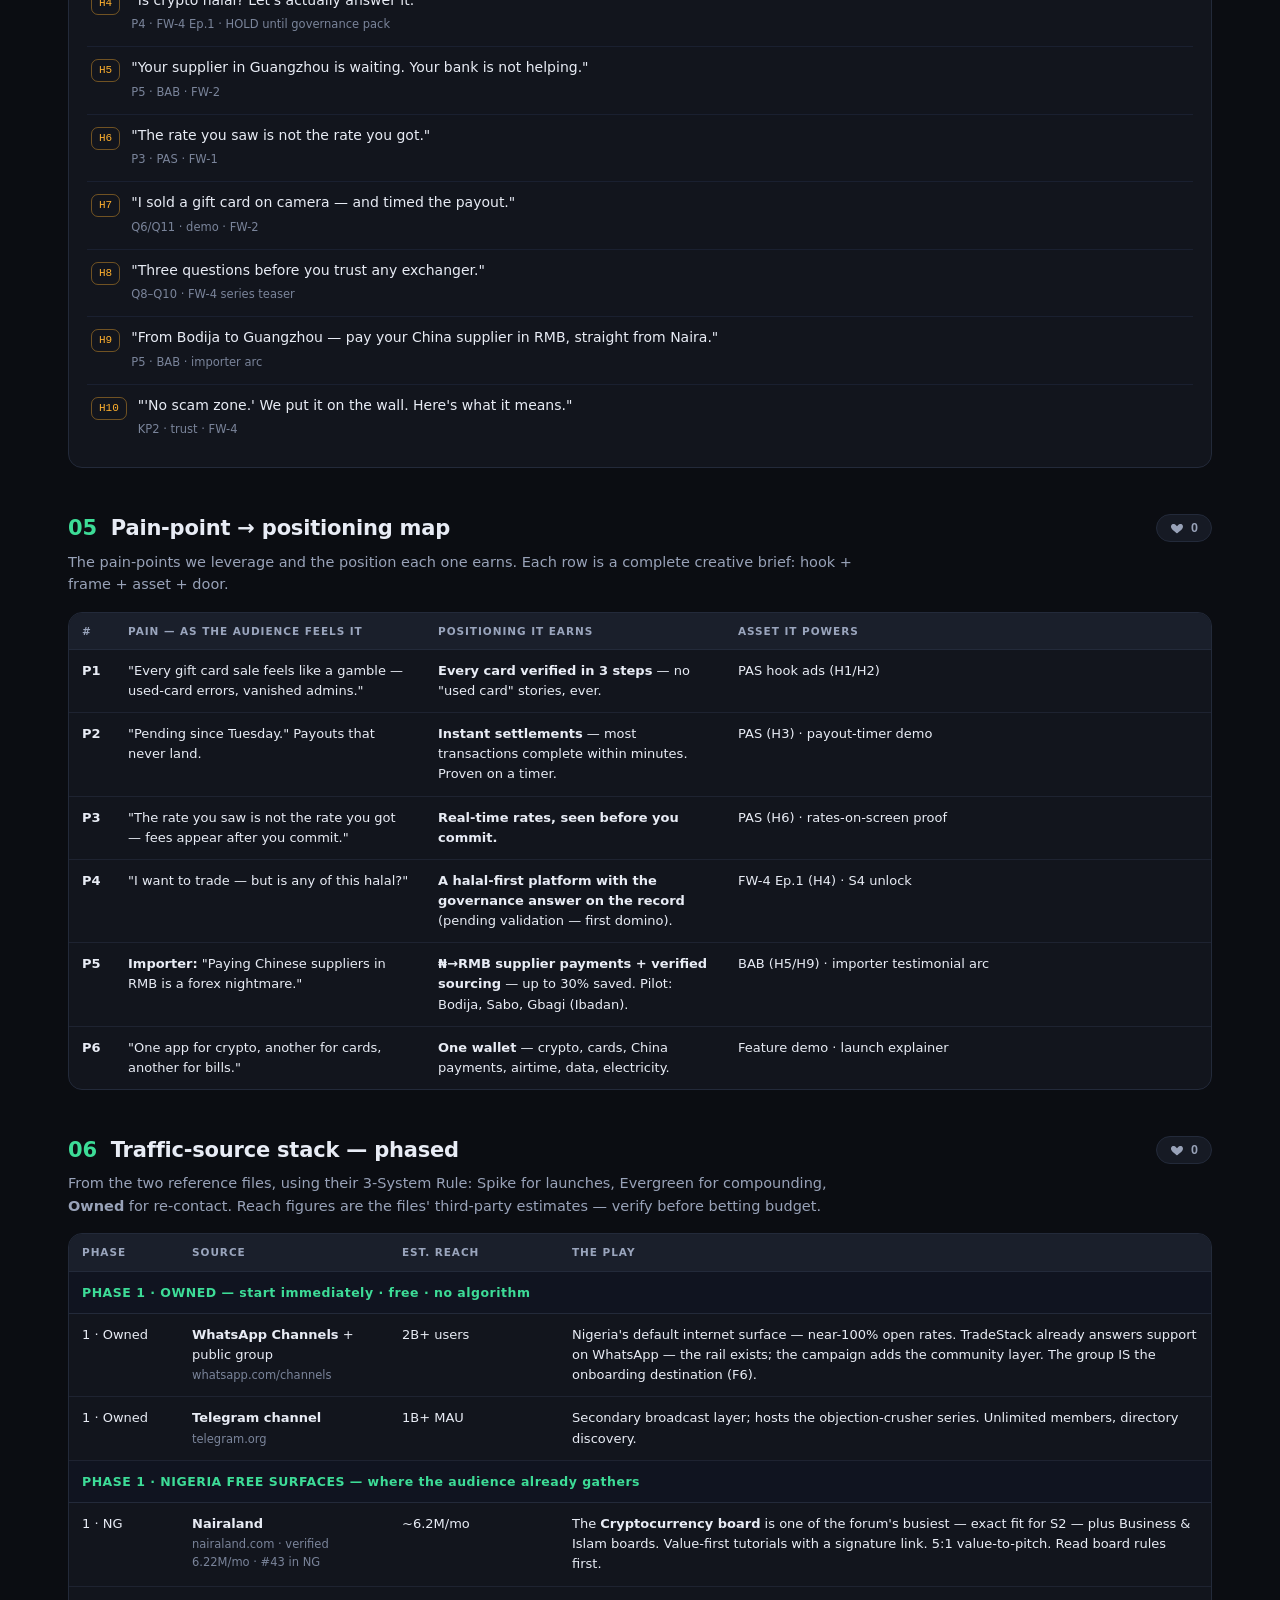
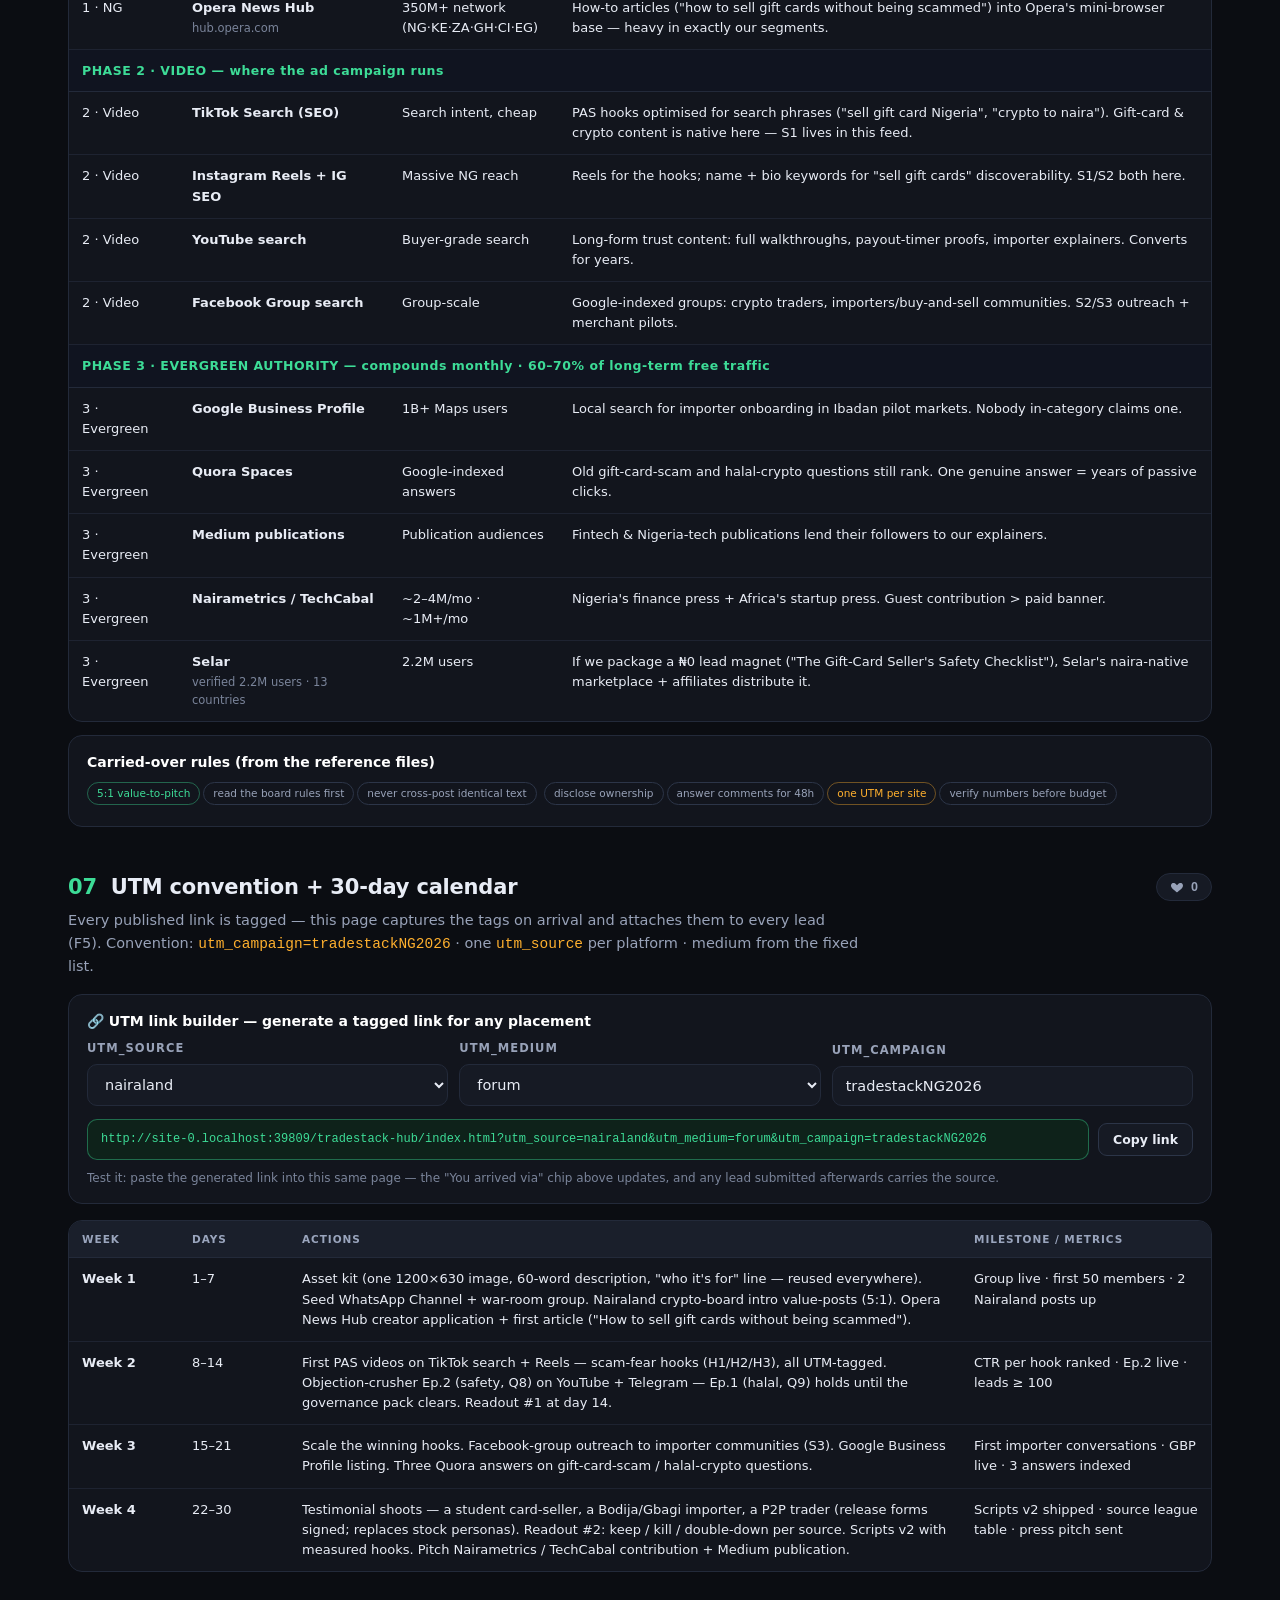
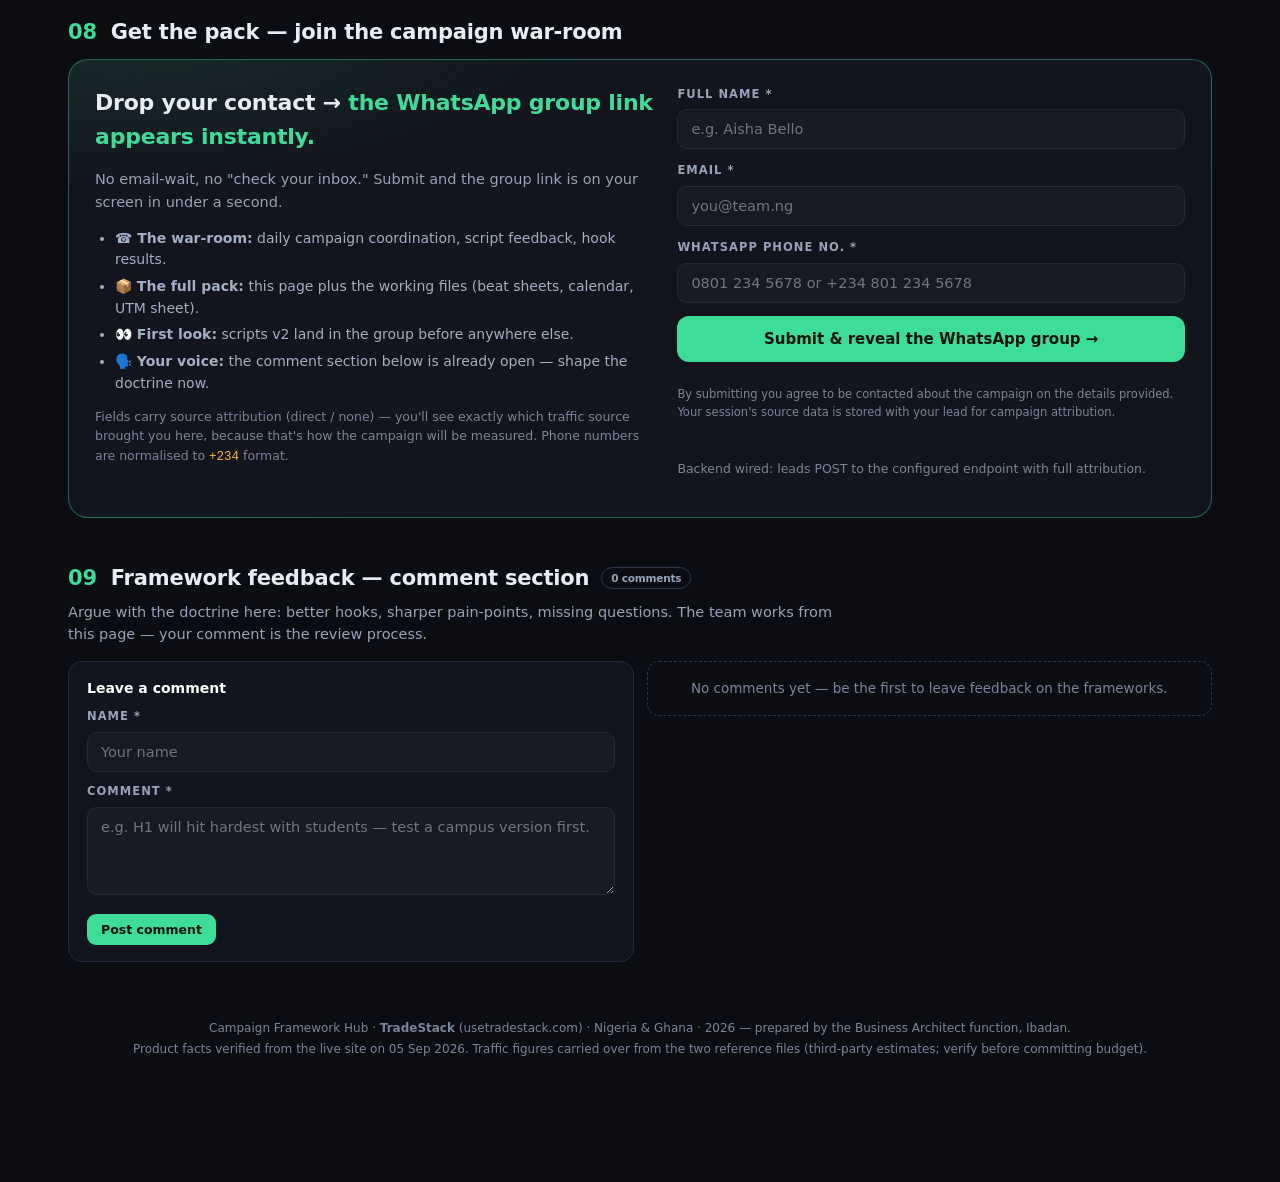
<file: tradestack-hub/index.html>
<!DOCTYPE html>
<html lang="en">
<head>
<meta charset="UTF-8">
<meta name="viewport" content="width=device-width, initial-scale=1.0">
<link rel="icon" type="image/svg+xml" href="favicon.svg">
<title>TradeStack Campaign Framework Hub — Nigeria &amp; Ghana · 2026</title>
<style>
  :root{
    --bg:#0b0d12; --panel:#12151d; --panel2:#161a24; --line:#232a3a; --line2:#2c3548;
    --txt:#e8ecf5; --mut:#98a2b8; --dim:#7a849a;
    --acc:#3ddc97; --accA:rgba(61,220,151,.4); --accBg:#0e221a;
    --amber:#ffb02e; --amberA:rgba(255,176,46,.4);
    --blue:#6c8cff; --err:#e05a4a; --ok:#3ddc97;
  }
  *{box-sizing:border-box}
  html{scroll-behavior:smooth}
  body{margin:0;background:var(--bg);color:var(--txt);
    font-family:ui-sans-serif,system-ui,-apple-system,"Segoe UI",Roboto,Helvetica,Arial,sans-serif;
    line-height:1.55;-webkit-font-smoothing:antialiased}
  .wrap{max-width:1180px;margin:0 auto;padding:26px 18px 110px}

  .topbar{position:sticky;top:0;z-index:50;background:rgba(11,13,18,.95);backdrop-filter:blur(8px);
    border-bottom:1px solid var(--line);padding:10px 0}
  .nav{max-width:1180px;margin:0 auto;padding:0 18px;display:flex;gap:7px;overflow-x:auto;align-items:center}
  .nav a{font-size:12.5px;color:var(--mut);text-decoration:none;white-space:nowrap;
    border:1px solid var(--line);border-radius:999px;padding:6px 12px;background:var(--panel2)}
  .nav a:hover{color:var(--txt);border-color:var(--line2)}
  .nav a.cta{color:#08130d;background:var(--acc);border-color:var(--acc);font-weight:700}
  .nav .brand{font-weight:800;font-size:13px;color:var(--acc);margin-right:6px;white-space:nowrap;letter-spacing:.04em}

  header.hero{border:1px solid var(--line);border-radius:20px;padding:32px 28px;margin-top:18px;
    background:radial-gradient(1000px 400px at 6% -12%,rgba(61,220,151,.14),transparent 60%),
               radial-gradient(900px 400px at 96% -6%,rgba(255,176,46,.11),transparent 60%),var(--panel)}
  .kicker{display:inline-block;font-size:11px;letter-spacing:.16em;text-transform:uppercase;
    color:var(--acc);border:1px solid var(--accA);border-radius:999px;padding:5px 12px;margin:0 6px 12px 0}
  .kicker.k2{color:var(--amber);border-color:var(--amberA)}
  h1{margin:0 0 12px;font-size:clamp(24px,4vw,38px);line-height:1.14;letter-spacing:-.02em}
  h1 em{font-style:normal;color:var(--acc)}
  .sub{color:var(--mut);font-size:15.5px;max-width:88ch;margin:0}
  .sub b{color:var(--txt)}
  .meta{margin-top:14px;font-size:12.5px;color:var(--dim);display:flex;flex-wrap:wrap;gap:6px 16px}
  .meta b{color:var(--mut)}
  .meta a{color:var(--acc);text-decoration:none}
  .stats{display:grid;grid-template-columns:repeat(auto-fit,minmax(140px,1fr));gap:11px;margin-top:20px}
  .stat{background:var(--panel2);border:1px solid var(--line);border-radius:12px;padding:12px 14px}
  .stat b{display:block;font-size:21px;color:var(--acc);letter-spacing:-.02em}
  .stat span{font-size:10.5px;color:var(--mut);text-transform:uppercase;letter-spacing:.08em}
  .attrline{margin-top:16px;font-size:12.5px;color:var(--dim)}
  .attrline code{font-family:ui-monospace,Menlo,Consolas,monospace;color:var(--amber);background:var(--panel2);
    border:1px solid var(--line);border-radius:7px;padding:2px 8px}

  .compliance{border:1px solid var(--amberA);background:rgba(255,176,46,.07);border-radius:12px;
    padding:10px 14px;margin-top:16px;font-size:13px;color:var(--mut)}
  .compliance b{color:var(--amber)}

  h2{font-size:21px;margin:44px 0 6px;letter-spacing:-.01em;display:flex;align-items:center;gap:12px;flex-wrap:wrap}
  h2 .num{color:var(--acc);font-variant-numeric:tabular-nums;margin-right:2px}
  .lede{color:var(--mut);margin:0 0 16px;max-width:86ch;font-size:14.5px}
  section{scroll-margin-top:70px}

  .likebtn{margin-left:auto;display:inline-flex;align-items:center;gap:7px;font-size:12.5px;font-weight:600;
    color:var(--mut);background:var(--panel2);border:1px solid var(--line);border-radius:999px;
    padding:6px 13px;cursor:pointer;user-select:none;transition:all .15s}
  .likebtn:hover{border-color:var(--accA);color:var(--txt)}
  .likebtn.on{color:#08130d;background:var(--acc);border-color:var(--acc)}
  .likebtn svg{width:14px;height:14px;flex:none}

  .grid2{display:grid;grid-template-columns:minmax(0,1fr) minmax(0,1fr);gap:13px}
  .grid3{display:grid;grid-template-columns:repeat(auto-fit,minmax(min(250px,100%),1fr));gap:13px}
  @media(max-width:820px){.grid2{grid-template-columns:1fr}}
  .box{min-width:0;border:1px solid var(--line);border-radius:14px;padding:16px 18px;background:var(--panel)}
  .box h4{margin:0 0 8px;font-size:14px;color:#fff}
  .box h4 .n{color:var(--acc);margin-right:7px;font-variant-numeric:tabular-nums}
  .box p,.box li{font-size:13.5px;color:#a4aec4;margin:4px 0}
  .box ul{padding-left:20px;margin:6px 0}

  .qcard{min-width:0;border:1px solid var(--line);border-radius:14px;background:var(--panel);padding:15px 17px}
  .qcard .qn{display:inline-block;font-family:ui-monospace,Menlo,Consolas,monospace;font-size:11px;
    color:#08130d;background:var(--acc);border-radius:7px;padding:2px 8px;font-weight:700;margin-bottom:8px}
  .qcard.trust .qn{background:var(--amber);color:#241a05}
  .qcard h3{margin:0 0 7px;font-size:15px;line-height:1.35;color:#fff}
  .qcard p{margin:3px 0;font-size:13px;color:#a4aec4}
  .qcard p b{color:var(--txt)}
  .qcard .show{border-left:3px solid var(--acc);padding-left:10px;margin-top:8px;color:var(--mut);font-size:12.5px}

  .tblwrap{border:1px solid var(--line);border-radius:14px;overflow:auto;background:var(--panel)}
  table{border-collapse:collapse;width:100%;min-width:760px;font-size:13px}
  thead th{background:#1a1f2b;text-align:left;padding:10px 13px;font-size:10.5px;letter-spacing:.09em;
    text-transform:uppercase;color:#9aa5bd;border-bottom:1px solid var(--line);white-space:nowrap}
  tbody td{padding:11px 13px;border-bottom:1px solid #1e2331;vertical-align:top}
  tbody tr:last-child td{border-bottom:none}
  tbody tr:hover{background:#141924}
  tbody tr.grp td{background:#101420;border-bottom:1px solid var(--line);font-weight:700;color:var(--acc);font-size:12.5px;letter-spacing:.04em}
  td .sm{color:var(--dim);font-size:11.5px;display:block;margin-top:2px}
  .chipx{display:inline-block;font-size:10.5px;border:1px solid var(--line2);border-radius:999px;
    padding:2px 9px;color:var(--mut);margin:1px 3px 1px 0;white-space:nowrap}
  .chipx.g{color:var(--acc);border-color:var(--accA)}
  .chipx.a{color:var(--amber);border-color:var(--amberA)}

  .beat td:first-child{white-space:nowrap;font-family:ui-monospace,Menlo,Consolas,monospace;color:var(--amber);font-size:12px}
  .script{background:var(--panel2);border:1px dashed var(--line2);border-radius:10px;padding:12px 14px;
    margin-top:10px;font-size:13px;color:#c9d2e4}
  .script b{color:var(--acc)}
  .script .stage{color:var(--dim);font-size:11px;letter-spacing:.08em;text-transform:uppercase;display:block;margin:8px 0 2px}

  .hook{display:flex;gap:11px;align-items:flex-start;padding:10px 4px;border-bottom:1px solid #1a2030}
  .hook:last-child{border-bottom:none}
  .hook .hn{font-family:ui-monospace,Menlo,Consolas,monospace;font-size:11px;color:var(--amber);
    border:1px solid var(--amberA);border-radius:7px;padding:2px 7px;flex:none;margin-top:2px}
  .hook p{margin:0;font-size:14px;color:var(--txt)}
  .hook span{font-size:11.5px;color:var(--dim)}

  .steps{display:grid;grid-template-columns:repeat(auto-fit,minmax(190px,1fr));gap:11px;margin-top:8px}
  .step{background:var(--panel2);border:1px solid var(--line);border-radius:12px;padding:13px 15px}
  .step b{display:block;color:var(--acc);font-size:12px;letter-spacing:.08em;margin-bottom:5px}
  .step p{margin:0;font-size:13px;color:#a4aec4}
  .step a{color:var(--acc)}

  .leadbox{border:1px solid var(--accA);border-radius:20px;padding:26px;margin-top:10px;
    background:radial-gradient(800px 300px at 4% -10%,rgba(61,220,151,.13),transparent 60%),var(--panel)}
  .leadgrid{display:grid;grid-template-columns:1.1fr 1fr;gap:24px}
  @media(max-width:860px){.leadgrid{grid-template-columns:1fr}}
  .leadgrid h3{margin:0 0 10px;font-size:22px;letter-spacing:-.01em}
  .leadgrid h3 em{font-style:normal;color:var(--acc)}
  .leadgrid .lp{color:var(--mut);font-size:14.5px}
  .leadgrid ul{padding-left:20px;color:#a4aec4;font-size:14px;margin:10px 0}
  .leadgrid li{margin:5px 0}
  form.lead{display:flex;flex-direction:column;gap:13px}
  .fld label{display:block;font-size:11.5px;letter-spacing:.09em;text-transform:uppercase;
    color:var(--mut);margin-bottom:6px;font-weight:600}
  .fld input,.fld textarea,.fld select{width:100%;background:var(--panel2);border:1px solid var(--line);
    color:var(--txt);border-radius:10px;padding:11px 13px;font-size:14.5px;outline:none;font-family:inherit}
  .fld input:focus,.fld textarea:focus,.fld select:focus{border-color:var(--acc)}
  .fld .err{display:none;color:var(--err);font-size:12px;margin-top:4px}
  .fld.bad input{border-color:var(--err)} .fld.bad .err{display:block}
  .btn{display:inline-flex;align-items:center;justify-content:center;gap:9px;background:var(--acc);color:#08130d;
    border:none;border-radius:12px;padding:14px 22px;font-size:15px;font-weight:800;cursor:pointer;
    font-family:inherit;text-decoration:none;transition:transform .1s}
  .btn:hover{transform:translateY(-1px)}
  .btn.ghost{background:var(--panel2);color:var(--txt);border:1px solid var(--line2);font-weight:600}
  .btn.sm{padding:8px 14px;font-size:12.5px;border-radius:9px}
  .consent{font-size:11.5px;color:var(--dim)}
  .formnote{font-size:12.5px;color:var(--dim)}
  .formnote code{font-family:ui-monospace,Menlo,Consolas,monospace;color:var(--amber)}

  #wa-reveal{margin-top:22px;border:1px solid var(--acc);border-radius:16px;padding:22px;
    background:linear-gradient(180deg,rgba(61,220,151,.13),rgba(61,220,151,.04)),var(--panel2)}
  #wa-reveal h3{margin:0 0 6px;font-size:19px}
  #wa-reveal p{color:var(--mut);font-size:13.5px;margin:0 0 16px}
  .warow{display:flex;gap:11px;flex-wrap:wrap;align-items:center}
  .warnbox{margin-top:14px;border:1px solid var(--amberA);background:rgba(255,176,46,.08);
    border-radius:10px;padding:9px 13px;font-size:12.5px;color:var(--amber)}
  .success-ic{font-size:30px;line-height:1}

  .cmt{border:1px solid var(--line);border-radius:12px;background:var(--panel2);padding:12px 15px;margin-bottom:10px}
  .cmt .ch{display:flex;gap:9px;align-items:baseline;flex-wrap:wrap}
  .cmt .cn{font-weight:700;font-size:13.5px;color:var(--txt)}
  .cmt .ct{font-size:11.5px;color:var(--dim)}
  .cmt p{margin:4px 0 0;font-size:13.5px;color:#a4aec4}
  .empty{color:var(--dim);font-size:13.5px;border:1px dashed var(--line2);border-radius:12px;padding:16px;text-align:center}

  .utmtool{display:grid;grid-template-columns:repeat(auto-fit,minmax(170px,1fr));gap:11px;align-items:end}
  .utmout{margin-top:13px;display:flex;gap:9px;flex-wrap:wrap;align-items:center}
  .utmout code{flex:1 1 300px;font-family:ui-monospace,Menlo,Consolas,monospace;font-size:12px;color:var(--acc);
    background:var(--accBg);border:1px solid var(--accA);border-radius:10px;padding:10px 13px;word-break:break-all}

  .stickybar{position:fixed;left:0;right:0;bottom:0;z-index:60;background:rgba(11,13,18,.97);
    border-top:1px solid var(--line);padding:10px 16px;display:none;justify-content:center}
  .stickybar .btn{width:100%;max-width:520px}

  .toast{position:fixed;bottom:78px;left:50%;transform:translateX(-50%);z-index:120;background:#0e221a;
    color:var(--acc);border:1px solid var(--accA);border-radius:999px;padding:9px 18px;font-size:13px;
    display:none;font-weight:600}

  footer{margin-top:56px;color:var(--dim);font-size:12px;text-align:center;line-height:1.8}
  footer button{background:none;border:none;color:var(--blue);cursor:pointer;font-size:12px;text-decoration:underline;font-family:inherit}
  .badge{display:inline-block;font-size:10px;border:1px solid var(--amberA);color:var(--amber);
    border-radius:999px;padding:2px 8px;margin-left:6px}

  @media(max-width:860px){
    .wrap{padding-left:14px;padding-right:14px}
    header.hero{padding:26px 22px}
    .leadbox{padding:22px}
    .leadgrid{gap:18px}
  }

  @media(max-width:600px){
    body{font-size:15px;overflow-x:hidden}
    .topbar{padding:8px 0}
    .nav{padding:0 14px;gap:6px}
    .nav .brand{font-size:12px;margin-right:2px}
    .nav a{font-size:11.5px;padding:6px 10px}
    .wrap{padding:16px 12px 96px}
    header.hero{border-radius:14px;padding:20px 16px;margin-top:12px}
    .kicker{font-size:9.5px;letter-spacing:.1em;padding:4px 9px;margin-bottom:7px}
    h1{font-size:clamp(23px,8vw,31px);line-height:1.16}
    .sub{font-size:14px;line-height:1.6}
    .meta{font-size:11.5px;gap:5px 10px}
    .stats{grid-template-columns:repeat(2,minmax(0,1fr));gap:8px;margin-top:16px}
    .stat{padding:10px 11px}
    .stat b{font-size:18px}
    .stat span{font-size:9px;line-height:1.3}
    .attrline{font-size:11px;line-height:1.8;overflow-wrap:anywhere}
    .attrline code{padding:2px 5px}
    .compliance{padding:9px 11px;font-size:12px}
    h2{font-size:19px;line-height:1.3;margin-top:34px;gap:8px}
    h2 .likebtn{margin-left:0;flex-basis:auto}
    .lede{font-size:13.5px}
    .box,.qcard{padding:14px}
    .box h4{font-size:13.5px;line-height:1.4}
    .box p,.box li,.qcard p{font-size:13px}
    .hook{gap:8px;padding:9px 0}
    .hook p{font-size:13.5px}
    .steps,.grid3{grid-template-columns:1fr}
    .leadbox{border-radius:14px;padding:17px 14px}
    .leadgrid h3{font-size:20px}
    .leadgrid .lp,.leadgrid ul{font-size:13.5px}
    .btn{width:100%;padding:13px 16px}
    .btn.sm{width:auto}
    .warow .btn{width:auto;flex:1 1 180px}
    .utmtool{grid-template-columns:1fr}
    .utmout{align-items:stretch}
    .utmout .btn{flex:0 0 auto}
    .crow .btn{width:100%}
    footer{margin-top:40px}
  }
</style>
</head>
<body>

<nav class="topbar"><div class="nav">
  <span class="brand">⚖ TRADESTACK·HUB</span>
  <a href="#how">How to use</a>
  <a href="#qbank">Question bank</a>
  <a href="#keypoints">Key points</a>
  <a href="#frameworks">Frameworks</a>
  <a href="#hooks">Hooks</a>
  <a href="#painmap">Pain map</a>
  <a href="#traffic">Traffic</a>
  <a href="#calendar">Calendar</a>
  <a class="cta" href="#get-pack">Get the pack →</a>
</div></nav>

<div class="wrap">

<header class="hero">
  <div>
    <span class="kicker">TradeStack · usetradestack.com · NG + GH</span>
    <span class="kicker k2">Content Creation / Campaign Team</span>
  </div>
  <h1>The Campaign Framework Hub — <em>script any TradeStack video from this one page</em></h1>
  <p class="sub">The complete doctrine for the 2026 marketing ad campaign for <b>TradeStack</b> — the cross-border commerce
  &amp; payments platform (crypto with instant naira settlement · gift cards with 3-step verification · China sourcing &amp;
  ₦→RMB supplier payments · airtime/data/electricity bills). Inside: the <b>12 questions</b> our target audience must get
  answers to, the <b>6 key points</b> every asset reinforces, <b>5 script frameworks</b> by video type, a <b>10-hook bank</b>,
  the <b>pain-point → positioning map</b>, and the phased <b>traffic stack</b>. Read freely — no login. When you're ready to
  work, submit your contact and the <b>WhatsApp war-room link appears instantly</b>.</p>
  <div class="meta">
    <span>Version <b>2.0</b> · 05 Sep 2026</span>
    <span>Owner: <b>Business Architect</b></span>
    <span>Status: <b style="color:var(--acc)">LIVE — active webpage</b></span>
    <span>Product facts verified from <a href="https://www.usetradestack.com/" target="_blank" rel="noopener">usetradestack.com</a></span>
    <span>Android: <a href="https://play.google.com/store/apps/details?id=com.halal.tradestack&amp;hl=en" target="_blank" rel="noopener">Google Play · com.halal.tradestack</a></span>
  </div>
  <div class="stats">
    <div class="stat"><b>12</b><span>Questions in bank</span></div>
    <div class="stat"><b>6</b><span>Key points</span></div>
    <div class="stat"><b>5</b><span>Script frameworks</span></div>
    <div class="stat"><b>10</b><span>Hooks drafted</span></div>
    <div class="stat"><b>6</b><span>Pain-points mapped</span></div>
    <div class="stat"><b>14</b><span>Traffic sources</span></div>
  </div>
  <div class="attrline">📍 You arrived via: <code id="attr-chip">—</code> &nbsp;·&nbsp; session <code id="sid-chip">—</code>
  &nbsp;·&nbsp; visits <code id="visits-chip">—</code> <span id="storage-mode"></span></div>
  <div class="compliance"><b>⚠ Two flags before launch:</b> (1) <b>halal positioning must be substantiated</b> — the app id
  (<b>com.halal.tradestack</b>) signals the halal-first identity, but the public site copy does not yet carry the claim; the Shariah
  governance answer ships before any halal-led hook. (2) <b>Replace the site's stock testimonials</b> ("Sarah Chen — Virtual Lagos")
  with real, named Nigerian/Ghanaian users. No video ships uncleared.</div>
</header>

<!-- ============ HOW TO USE ============ -->
<section id="how">
  <h2><span class="num">00</span>How to use this page — 60 seconds
    <button class="likebtn" data-like="how" aria-pressed="false"><svg viewBox="0 0 24 24" fill="currentColor"><path d="M12 21s-7.5-4.9-9.7-9.2C.7 8.6 2.6 5 6.1 5c2 0 3.4 1.1 4.2 2.4L12 9l1.7-1.6C14.5 6.1 15.9 5 17.9 5c3.5 0 5.4 3.6 3.8 6.8C19.5 16.1 12 21 12 21z"/></svg><span class="lc">Like</span></button></h2>
  <p class="lede">A campaign member can script a video using only this page. The workflow:</p>
  <div class="steps">
    <div class="step"><b>STEP 1</b><p>Pick your <a href="#frameworks">video type</a> → copy its beat sheet.</p></div>
    <div class="step"><b>STEP 2</b><p>Answer the <a href="#qbank">questions</a> that video type must carry.</p></div>
    <div class="step"><b>STEP 3</b><p>Match it to a <a href="#painmap">pain-point row</a> — use its hook and positioning line.</p></div>
    <div class="step"><b>STEP 4</b><p>Check all six <a href="#keypoints">key points</a> — every asset reinforces them.</p></div>
    <div class="step"><b>STEP 5</b><p>One CTA only: the WhatsApp community. Then <a href="#get-pack">unlock the war-room</a> and drop your draft.</p></div>
  </div>
</section>

<!-- ============ QUESTION BANK ============ -->
<section id="qbank">
  <h2><span class="num">01</span>The Question Bank — what the target audience must get answers to
    <button class="likebtn" data-like="qbank" aria-pressed="false"><svg viewBox="0 0 24 24" fill="currentColor"><path d="M12 21s-7.5-4.9-9.7-9.2C.7 8.6 2.6 5 6.1 5c2 0 3.4 1.1 4.2 2.4L12 9l1.7-1.6C14.5 6.1 15.9 5 17.9 5c3.5 0 5.4 3.6 3.8 6.8C19.5 16.1 12 21 12 21z"/></svg><span class="lc">Like</span></button></h2>
  <p class="lede">Videos answer questions, not feature lists. <b>Q1–Q7</b> are core — every campaign asset answers all seven.
  <b>Q8–Q12</b> are the deeper trust-layer questions — the ones whose answers actually move a viewer to <span style="color:var(--acc);font-weight:600">onboarding</span>.</p>

  <div class="grid2" style="margin-bottom:13px">
    <div class="qcard"><span class="qn">Q1 · CORE</span>
      <h3>"What exactly is TradeStack?"</h3>
      <p><b>Answer angle:</b> one line, ≤ 14 words — "one halal-first app to trade crypto, sell gift cards, pay China suppliers and bills."</p>
      <p class="show">🎞 Show: the app icon + one dashboard screen. Nothing else.</p></div>
    <div class="qcard"><span class="qn">Q2 · CORE</span>
      <h3>"Is this for someone like me?"</h3>
      <p><b>Answer angle:</b> name them — students &amp; freelancers paid in gift cards, traders who need fast naira exits, importers buying from China, and halal-conscious users who've stayed away entirely.</p>
      <p class="show">🎞 Show: people like them, in places like theirs — campus, market, shop.</p></div>
    <div class="qcard"><span class="qn">Q3 · CORE</span>
      <h3>"Why should I care?"</h3>
      <p><b>Answer angle:</b> the category is a scam minefield — used-card errors, vanished admins, payouts "pending since Tuesday." And if you're faith-conscious, you've blocked yourself off entirely. Both problems end here.</p>
      <p class="show">🎞 Show: recreated chat screenshots of the classic scam pattern (never real users).</p></div>
    <div class="qcard"><span class="qn">Q4 · CORE</span>
      <h3>"Why TradeStack, not the exchanger in my DMs?"</h3>
      <p><b>Answer angle:</b> verification you can see — every card checked in 3 steps before you commit, real-time rates, instant payouts, "No Scam Zone" on the record.</p>
      <p class="show">🎞 Show: the verification flow + a payout timestamp. DM exchangers can't show either.</p></div>
    <div class="qcard"><span class="qn">Q5 · CORE</span>
      <h3>"Why now?"</h3>
      <p><b>Answer angle:</b> forex scarcity makes China payments brutal for importers; category trust is at its lowest; the halal-first position is unclaimed ground. First mover takes the community's trust.</p>
      <p class="show">🎞 Show: the community growing — waitlist counter, group activity.</p></div>
    <div class="qcard"><span class="qn">Q6 · CORE</span>
      <h3>"How does it actually work?"</h3>
      <p><b>Answer angle:</b> a 30–60s screen demo, Loom-style: KYC → fund wallet → sell a card / trade crypto → naira credited → withdraw. Timer running. Nothing hidden.</p>
      <p class="show">🎞 Show: real flows, real timing, real screens — recorded once, reused everywhere.</p></div>
    <div class="qcard"><span class="qn">Q7 · CORE</span>
      <h3>"What do I do next?"</h3>
      <p><b>Answer angle:</b> ONE CTA only — join the WhatsApp community / early access. Never two doors.</p>
      <p class="show">🎞 Show: the WhatsApp group card on screen for the last 3 seconds.</p></div>
    <div class="qcard"><span class="qn">Q7b · RULE</span>
      <h3>The one-CTA rule</h3>
      <p>Any asset that ends with "download AND follow AND visit AND join" converts to none of them. Pick the group join; the group does the rest.</p>
      <p class="show">🎞 Every script on this page ends with the same door.</p></div>
  </div>

  <div class="grid2">
    <div class="qcard trust"><span class="qn">Q8 · TRUST</span>
      <h3>"Is my money safe?"</h3>
      <p><b>Answer angle:</b> KYC onboarding, bank-grade encryption, cold storage with multi-sig, traceable wallets — TradeStack's own security posture, shown not claimed.</p>
      <p class="show">🎞 Show: the security section of the site/app on screen. Silence while it's read.</p></div>
    <div class="qcard trust"><span class="qn">Q9 · TRUST</span>
      <h3>"Is trading here actually halal?"</h3>
      <p><b>Answer angle:</b> THE question for segment S4 — and the campaign's first domino. Who advises? What makes crypto/gift-card trading on this platform halal? <b>Placeholder until the governance pack lands.</b></p>
      <p class="show">🎞 Show: named scholars/standards once supplied. This is the single highest-leverage asset in the whole campaign — hold Ep.1 until it's real.</p></div>
    <div class="qcard trust"><span class="qn">Q10 · TRUST</span>
      <h3>"What will it cost me?"</h3>
      <p><b>Answer angle:</b> the rate you see is the rate you get — real-time, on screen before you commit. "This is everything, there is nothing else."</p>
      <p class="show">🎞 Show: the live rates page, held on screen for 5 full seconds.</p></div>
    <div class="qcard trust"><span class="qn">Q11 · TRUST</span>
      <h3>"How fast do I get paid?"</h3>
      <p><b>Answer angle:</b> "instant / within minutes" is the claim — prove it. A live sell with a timer running in the corner of the screen.</p>
      <p class="show">🎞 Show: the withdrawal landing in the bank notification. Timestamp visible.</p></div>
    <div class="qcard trust"><span class="qn">Q12 · TRUST</span>
      <h3>"Who else like me is using it?"</h3>
      <p><b>Answer angle:</b> real people — a student who sells cards monthly, a Bodija importer, a P2P trader — in their own words, not actors.</p>
      <p class="show">🎞 Show: REAL testimonials. <b style="color:var(--amber)">Flag: the live site's stock personas ("Sarah Chen — Virtual Lagos") must be replaced before any campaign traffic lands.</b></p></div>
    <div class="qcard trust"><span class="qn">FORMAT</span>
      <h3>Objection-crusher series</h3>
      <p>Each trust question gets its own short video — <b>one objection per episode</b>, answered on screen (see Frameworks, FW-4). Five episodes = the whole trust layer.</p>
      <p class="show">🎞 These five videos will do more for onboarding than any amount of hype.</p></div>
  </div>
</section>

<!-- ============ KEY POINTS ============ -->
<section id="keypoints">
  <h2><span class="num">02</span>Key-point doctrine — six points every asset reinforces
    <button class="likebtn" data-like="keypoints" aria-pressed="false"><svg viewBox="0 0 24 24" fill="currentColor"><path d="M12 21s-7.5-4.9-9.7-9.2C.7 8.6 2.6 5 6.1 5c2 0 3.4 1.1 4.2 2.4L12 9l1.7-1.6C14.5 6.1 15.9 5 17.9 5c3.5 0 5.4 3.6 3.8 6.8C19.5 16.1 12 21 12 21z"/></svg><span class="lc">Like</span></button></h2>
  <p class="lede">Before any script is approved, it must pass this checklist — all six, no exceptions.</p>
  <div class="grid3">
    <div class="box"><h4><span class="n">KP1</span>Identity</h4><p>"TradeStack — the halal-first way to trade crypto &amp; gift cards and pay across borders" (exact wording pending the governance pack).</p></div>
    <div class="box"><h4><span class="n">KP2</span>Differentiator</h4><p>Verification you can see: 3-step card checks, real-time rates, instant payouts — <b>"No Scam Zone"</b> as a promise with receipts.</p></div>
    <div class="box"><h4><span class="n">KP3</span>Felt pain</h4><p>Scam fatigue + faith hesitation — the two blocks that keep the audience out (→ <a href="#painmap" style="color:var(--acc)">pain map</a>).</p></div>
    <div class="box"><h4><span class="n">KP4</span>Proof</h4><p>Security posture, verification flow, payout timers, <b>real</b> testimonials — shown, never claimed.</p></div>
    <div class="box"><h4><span class="n">KP5</span>Simplicity</h4><p>One app for five jobs: crypto, cards, China payments, airtime, data, electricity. No app-hopping.</p></div>
    <div class="box"><h4><span class="n">KP6</span>Single CTA</h4><p>Join the WhatsApp community — one door, every asset, every time.</p></div>
  </div>
</section>

<!-- ============ FRAMEWORKS ============ -->
<section id="frameworks">
  <h2><span class="num">03</span>Script frameworks by video type
    <button class="likebtn" data-like="frameworks" aria-pressed="false"><svg viewBox="0 0 24 24" fill="currentColor"><path d="M12 21s-7.5-4.9-9.7-9.2C.7 8.6 2.6 5 6.1 5c2 0 3.4 1.1 4.2 2.4L12 9l1.7-1.6C14.5 6.1 15.9 5 17.9 5c3.5 0 5.4 3.6 3.8 6.8C19.5 16.1 12 21 12 21z"/></svg><span class="lc">Like</span></button></h2>
  <p class="lede">Five frameworks — one per video type. Copy the beat sheet, fill the brackets, route through review, ship.</p>

  <div class="grid2">
    <div class="box"><h4><span class="n">FW-1</span>PAS · cold-traffic hook ads · 15–30s · TikTok / Reels / WhatsApp status</h4>
      <div class="tblwrap" style="margin-top:8px"><table class="beat">
        <tr><td>0–3s</td><td><b>PROBLEM</b> — state the pain in their words. No logo. Direct gaze or bold text.</td></tr>
        <tr><td>3–10s</td><td><b>AGITATE</b> — make the hidden cost visible and personal.</td></tr>
        <tr><td>10–22s</td><td><b>SOLUTION</b> — TradeStack + the differentiator (KP2).</td></tr>
        <tr><td>22–27s</td><td><b>PROOF</b> — receipts on screen (KP4).</td></tr>
        <tr><td>27–30s</td><td><b>CTA</b> — one door: the WhatsApp community.</td></tr>
      </table></div>
      <div class="script"><span class="stage">Example · P1 draft</span>
      <b>HOOK:</b> "You send the gift card first. Then… silence."<br>
      <b>AGITATE:</b> "No receipt. No payout. Admin 'last seen' two days ago. You know this story — or you know somebody it happened to."<br>
      <b>SOLUTION:</b> "TradeStack verifies every card in 3 steps before you commit — and settles to your naira wallet in minutes."<br>
      <b>PROOF:</b> Verification screens. Payout timestamp. No scam zone — on the record.<br>
      <b>CTA:</b> "Link below."</div>
    </div>

    <div class="box"><h4><span class="n">FW-2</span>BAB · feature demos · 30–45s</h4>
      <div class="tblwrap" style="margin-top:8px"><table class="beat">
        <tr><td>0–5s</td><td><b>BEFORE</b> — the world as it is (the DM exchanger, the pending payout, the forex runaround).</td></tr>
        <tr><td>5–12s</td><td><b>AFTER</b> — the same scene, transformed. Feel it before you explain it.</td></tr>
        <tr><td>12–35s</td><td><b>BRIDGE</b> — the app demo that gets them there (Q6 flow).</td></tr>
        <tr><td>35–45s</td><td><b>CTA</b> — one door.</td></tr>
      </table></div>
      <div class="script"><span class="stage">Example · P5 draft · importer version</span>
      <b>BEFORE:</b> "Your supplier in Guangzhou wants RMB today. Your bank wants forms, patience, and a rate that hurts."<br>
      <b>AFTER:</b> "Naira in. RMB paid to your supplier. Up to 30% saved on the preorder."<br>
      <b>BRIDGE:</b> [20s screen demo of the ₦→RMB payment flow].<br>
      <b>CTA:</b> "Bring your shipment. Link below."</div>
    </div>

    <div class="box"><h4><span class="n">FW-3</span>AIDA · launch announcement &amp; explainers · 45–60s</h4>
      <div class="tblwrap" style="margin-top:8px"><table class="beat">
        <tr><td>0–5s</td><td><b>ATTENTION</b> — a statement, not a shout: "Cross-border money just got a halal-first home."</td></tr>
        <tr><td>5–20s</td><td><b>INTEREST</b> — what it is (Q1) and who it's for (Q2), in their words.</td></tr>
        <tr><td>20–45s</td><td><b>DESIRE</b> — the felt pain (Q3) + the differentiator (KP2) + receipts (KP4).</td></tr>
        <tr><td>45–60s</td><td><b>ACTION</b> — the door, again.</td></tr>
      </table></div>
      <div class="script"><span class="stage">Placement</span>Launch video, YouTube long-form, Opera News Hub embed, Nairaland post opener.</div>
    </div>

    <div class="box"><h4><span class="n">FW-4</span>Objection-crusher · trust series · 35–40s · one episode per trust question</h4>
      <div class="tblwrap" style="margin-top:8px"><table class="beat">
        <tr><td>0–4s</td><td><b>COLD OPEN</b> — the question verbatim, as a real user typed it. Screenshot style.</td></tr>
        <tr><td>4–20s</td><td><b>ANSWER</b> — three parts, plain words, screen-recorded.</td></tr>
        <tr><td>20–35s</td><td><b>RECEIPTS</b> — the actual security page / rates page / payout record, held long enough to read.</td></tr>
        <tr><td>35–40s</td><td><b>CTA</b> — "Full walkthrough in the community."</td></tr>
      </table></div>
      <div class="script"><span class="stage">Series plan</span>Ep.1 Q9 "Is it halal?" — <b>holds until the governance pack clears</b> · Ep.2 Q8 "Is my money safe?" · Ep.3 Q10 "What does it cost?" · Ep.4 Q11 "How fast do I get paid?" · Ep.5 Q12 "Who else uses it?"</div>
    </div>

    <div class="box"><h4><span class="n">FW-5</span>Testimonial story arc · 45–60s · card-seller &amp; importer versions</h4>
      <div class="tblwrap" style="margin-top:8px"><table class="beat">
        <tr><td>0–10s</td><td><b>BEFORE</b> — their words, their face, their shop/desk. No music yet.</td></tr>
        <tr><td>10–20s</td><td><b>SWITCH</b> — the moment they decided (the scam they escaped, the question that got answered).</td></tr>
        <tr><td>20–45s</td><td><b>AFTER</b> — life now, shown not narrated: the payout alert, the delivered shipment.</td></tr>
        <tr><td>45–60s</td><td><b>CTA</b> — "Your turn. Link below."</td></tr>
      </table></div>
      <div class="script"><span class="stage">Pilot casting</span>Card-seller version: a student who sells cards monthly. Importer version: a Bodija / Gbagi trader buying from China. Real people, release forms signed. <b>Replaces the site's stock personas.</b></div>
    </div>

    <div class="box"><h4><span class="n">RULES</span>Beat-sheet rules — all videos</h4>
      <ul>
        <li><b>First 3 seconds carry the pain</b> — never the logo, never the intro.</li>
        <li><b>Subtitles always on</b> — most viewing is sound-off; localise (Yoruba / Hausa / Pidgin) where the placement calls for it.</li>
        <li><b>≤ 40 words on screen</b> at any moment.</li>
        <li><b>Receipts beat adjectives</b> — a payout timestamp outperforms the word "trusted."</li>
        <li><b>One CTA</b> — the WhatsApp community (KP6).</li>
        <li><b>No "halal" claims in copy until the governance pack clears</b> — positioning stays factual until then.</li>
        <li><b>Rate &amp; payout claims must match live reality</b> — record on the day, timestamp it.</li>
        <li><b>Every published link is UTM-tagged</b> (→ <a href="#calendar" style="color:var(--acc)">convention</a>).</li>
      </ul>
    </div>
  </div>
</section>

<!-- ============ HOOKS ============ -->
<section id="hooks">
  <h2><span class="num">04</span>Hook bank — 10 openers, mapped to pain-points
    <button class="likebtn" data-like="hooks" aria-pressed="false"><svg viewBox="0 0 24 24" fill="currentColor"><path d="M12 21s-7.5-4.9-9.7-9.2C.7 8.6 2.6 5 6.1 5c2 0 3.4 1.1 4.2 2.4L12 9l1.7-1.6C14.5 6.1 15.9 5 17.9 5c3.5 0 5.4 3.6 3.8 6.8C19.5 16.1 12 21 12 21z"/></svg><span class="lc">Like</span></button></h2>
  <p class="lede">Draft openers for the 0–3s slot. Test three per placement, keep the winner, log it in the war-room. H4 holds until the governance pack clears.</p>
  <div class="box">
    <div class="hook"><span class="hn">H1</span><div><p>"You send the gift card first. Then… silence."</p><span>P1 · PAS · FW-1</span></div></div>
    <div class="hook"><span class="hn">H2</span><div><p>"'Card already used.' Four words every seller fears."</p><span>P1 · PAS · FW-1</span></div></div>
    <div class="hook"><span class="hn">H3</span><div><p>"Pending since Tuesday."</p><span>P2 · PAS · FW-1</span></div></div>
    <div class="hook"><span class="hn">H4</span><div><p>"Is crypto halal? Let's actually answer it."</p><span>P4 · FW-4 Ep.1 · HOLD until governance pack</span></div></div>
    <div class="hook"><span class="hn">H5</span><div><p>"Your supplier in Guangzhou is waiting. Your bank is not helping."</p><span>P5 · BAB · FW-2</span></div></div>
    <div class="hook"><span class="hn">H6</span><div><p>"The rate you saw is not the rate you got."</p><span>P3 · PAS · FW-1</span></div></div>
    <div class="hook"><span class="hn">H7</span><div><p>"I sold a gift card on camera — and timed the payout."</p><span>Q6/Q11 · demo · FW-2</span></div></div>
    <div class="hook"><span class="hn">H8</span><div><p>"Three questions before you trust any exchanger."</p><span>Q8–Q10 · FW-4 series teaser</span></div></div>
    <div class="hook"><span class="hn">H9</span><div><p>"From Bodija to Guangzhou — pay your China supplier in RMB, straight from Naira."</p><span>P5 · BAB · importer arc</span></div></div>
    <div class="hook"><span class="hn">H10</span><div><p>"'No scam zone.' We put it on the wall. Here's what it means."</p><span>KP2 · trust · FW-4</span></div></div>
  </div>
</section>

<!-- ============ PAIN MAP ============ -->
<section id="painmap">
  <h2><span class="num">05</span>Pain-point → positioning map
    <button class="likebtn" data-like="painmap" aria-pressed="false"><svg viewBox="0 0 24 24" fill="currentColor"><path d="M12 21s-7.5-4.9-9.7-9.2C.7 8.6 2.6 5 6.1 5c2 0 3.4 1.1 4.2 2.4L12 9l1.7-1.6C14.5 6.1 15.9 5 17.9 5c3.5 0 5.4 3.6 3.8 6.8C19.5 16.1 12 21 12 21z"/></svg><span class="lc">Like</span></button></h2>
  <p class="lede">The pain-points we leverage and the position each one earns. Each row is a complete creative brief: hook + frame + asset + door.</p>
  <div class="tblwrap"><table>
    <thead><tr><th style="width:46px">#</th><th style="width:310px">Pain — as the audience feels it</th><th style="width:300px">Positioning it earns</th><th>Asset it powers</th></tr></thead>
    <tbody>
      <tr><td><b>P1</b></td><td>"Every gift card sale feels like a gamble — used-card errors, vanished admins."</td><td><b>Every card verified in 3 steps</b> — no "used card" stories, ever.</td><td>PAS hook ads (H1/H2)</td></tr>
      <tr><td><b>P2</b></td><td>"Pending since Tuesday." Payouts that never land.</td><td><b>Instant settlements</b> — most transactions complete within minutes. Proven on a timer.</td><td>PAS (H3) · payout-timer demo</td></tr>
      <tr><td><b>P3</b></td><td>"The rate you saw is not the rate you got — fees appear after you commit."</td><td><b>Real-time rates, seen before you commit.</b></td><td>PAS (H6) · rates-on-screen proof</td></tr>
      <tr><td><b>P4</b></td><td>"I want to trade — but is any of this halal?"</td><td><b>A halal-first platform with the governance answer on the record</b> (pending validation — first domino).</td><td>FW-4 Ep.1 (H4) · S4 unlock</td></tr>
      <tr><td><b>P5</b></td><td><b>Importer:</b> "Paying Chinese suppliers in RMB is a forex nightmare."</td><td><b>₦→RMB supplier payments + verified sourcing</b> — up to 30% saved. Pilot: Bodija, Sabo, Gbagi (Ibadan).</td><td>BAB (H5/H9) · importer testimonial arc</td></tr>
      <tr><td><b>P6</b></td><td>"One app for crypto, another for cards, another for bills."</td><td><b>One wallet</b> — crypto, cards, China payments, airtime, data, electricity.</td><td>Feature demo · launch explainer</td></tr>
    </tbody>
  </table></div>
</section>

<!-- ============ TRAFFIC ============ -->
<section id="traffic">
  <h2><span class="num">06</span>Traffic-source stack — phased
    <button class="likebtn" data-like="traffic" aria-pressed="false"><svg viewBox="0 0 24 24" fill="currentColor"><path d="M12 21s-7.5-4.9-9.7-9.2C.7 8.6 2.6 5 6.1 5c2 0 3.4 1.1 4.2 2.4L12 9l1.7-1.6C14.5 6.1 15.9 5 17.9 5c3.5 0 5.4 3.6 3.8 6.8C19.5 16.1 12 21 12 21z"/></svg><span class="lc">Like</span></button></h2>
  <p class="lede">From the two reference files, using their 3-System Rule: Spike for launches, Evergreen for compounding, <b>Owned</b> for re-contact. Reach figures are the files' third-party estimates — verify before betting budget.</p>
  <div class="tblwrap"><table>
    <thead><tr><th style="width:110px">Phase</th><th style="width:210px">Source</th><th style="width:170px">Est. reach</th><th>The play</th></tr></thead>
    <tbody>
      <tr class="grp"><td colspan="4">PHASE 1 · OWNED — start immediately · free · no algorithm</td></tr>
      <tr><td>1 · Owned</td><td><b>WhatsApp Channels</b> + public group<span class="sm">whatsapp.com/channels</span></td><td>2B+ users</td><td>Nigeria's default internet surface — near-100% open rates. TradeStack already answers support on WhatsApp — the rail exists; the campaign adds the community layer. The group IS the onboarding destination (F6).</td></tr>
      <tr><td>1 · Owned</td><td><b>Telegram channel</b><span class="sm">telegram.org</span></td><td>1B+ MAU</td><td>Secondary broadcast layer; hosts the objection-crusher series. Unlimited members, directory discovery.</td></tr>
      <tr class="grp"><td colspan="4">PHASE 1 · NIGERIA FREE SURFACES — where the audience already gathers</td></tr>
      <tr><td>1 · NG</td><td><b>Nairaland</b><span class="sm">nairaland.com · verified 6.22M/mo · #43 in NG</span></td><td>~6.2M/mo</td><td>The <b>Cryptocurrency board</b> is one of the forum's busiest — exact fit for S2 — plus Business &amp; Islam boards. Value-first tutorials with a signature link. 5:1 value-to-pitch. Read board rules first.</td></tr>
      <tr><td>1 · NG</td><td><b>Opera News Hub</b><span class="sm">hub.opera.com</span></td><td>350M+ network (NG·KE·ZA·GH·CI·EG)</td><td>How-to articles ("how to sell gift cards without being scammed") into Opera's mini-browser base — heavy in exactly our segments.</td></tr>
      <tr class="grp"><td colspan="4">PHASE 2 · VIDEO — where the ad campaign runs</td></tr>
      <tr><td>2 · Video</td><td><b>TikTok Search (SEO)</b></td><td>Search intent, cheap</td><td>PAS hooks optimised for search phrases ("sell gift card Nigeria", "crypto to naira"). Gift-card &amp; crypto content is native here — S1 lives in this feed.</td></tr>
      <tr><td>2 · Video</td><td><b>Instagram Reels + IG SEO</b></td><td>Massive NG reach</td><td>Reels for the hooks; name + bio keywords for "sell gift cards" discoverability. S1/S2 both here.</td></tr>
      <tr><td>2 · Video</td><td><b>YouTube search</b></td><td>Buyer-grade search</td><td>Long-form trust content: full walkthroughs, payout-timer proofs, importer explainers. Converts for years.</td></tr>
      <tr><td>2 · Video</td><td><b>Facebook Group search</b></td><td>Group-scale</td><td>Google-indexed groups: crypto traders, importers/buy-and-sell communities. S2/S3 outreach + merchant pilots.</td></tr>
      <tr class="grp"><td colspan="4">PHASE 3 · EVERGREEN AUTHORITY — compounds monthly · 60–70% of long-term free traffic</td></tr>
      <tr><td>3 · Evergreen</td><td><b>Google Business Profile</b></td><td>1B+ Maps users</td><td>Local search for importer onboarding in Ibadan pilot markets. Nobody in-category claims one.</td></tr>
      <tr><td>3 · Evergreen</td><td><b>Quora Spaces</b></td><td>Google-indexed answers</td><td>Old gift-card-scam and halal-crypto questions still rank. One genuine answer = years of passive clicks.</td></tr>
      <tr><td>3 · Evergreen</td><td><b>Medium publications</b></td><td>Publication audiences</td><td>Fintech &amp; Nigeria-tech publications lend their followers to our explainers.</td></tr>
      <tr><td>3 · Evergreen</td><td><b>Nairametrics / TechCabal</b></td><td>~2–4M/mo · ~1M+/mo</td><td>Nigeria's finance press + Africa's startup press. Guest contribution &gt; paid banner.</td></tr>
      <tr><td>3 · Evergreen</td><td><b>Selar</b><span class="sm">verified 2.2M users · 13 countries</span></td><td>2.2M users</td><td>If we package a ₦0 lead magnet ("The Gift-Card Seller's Safety Checklist"), Selar's naira-native marketplace + affiliates distribute it.</td></tr>
    </tbody>
  </table></div>
  <div class="box" style="margin-top:13px"><h4>Carried-over rules (from the reference files)</h4>
    <p><span class="chipx g">5:1 value-to-pitch</span><span class="chipx">read the board rules first</span><span class="chipx">never cross-post identical text</span>
    <span class="chipx">disclose ownership</span><span class="chipx">answer comments for 48h</span><span class="chipx a">one UTM per site</span><span class="chipx">verify numbers before budget</span></p></div>
</section>

<!-- ============ CALENDAR + UTM ============ -->
<section id="calendar">
  <h2><span class="num">07</span>UTM convention + 30-day calendar
    <button class="likebtn" data-like="calendar" aria-pressed="false"><svg viewBox="0 0 24 24" fill="currentColor"><path d="M12 21s-7.5-4.9-9.7-9.2C.7 8.6 2.6 5 6.1 5c2 0 3.4 1.1 4.2 2.4L12 9l1.7-1.6C14.5 6.1 15.9 5 17.9 5c3.5 0 5.4 3.6 3.8 6.8C19.5 16.1 12 21 12 21z"/></svg><span class="lc">Like</span></button></h2>
  <p class="lede">Every published link is tagged — this page captures the tags on arrival and attaches them to every lead (F5). Convention: <code style="color:var(--amber)">utm_campaign=tradestackNG2026</code> · one <code style="color:var(--amber)">utm_source</code> per platform · medium from the fixed list.</p>

  <div class="box" style="margin-bottom:16px">
    <h4>🔗 UTM link builder — generate a tagged link for any placement</h4>
    <div class="utmtool">
      <div class="fld"><label>utm_source</label>
        <select id="ub-source"><option>nairaland</option><option>operanews</option><option>tiktok</option><option>instagram</option><option>youtube</option><option>facebook</option><option>whatsapp</option><option>telegram</option><option>quora</option><option>medium</option><option>selar</option><option>gbp</option><option>nairametrics</option><option>techcabal</option></select></div>
      <div class="fld"><label>utm_medium</label>
        <select id="ub-medium"><option>forum</option><option>article</option><option>short_video</option><option>long_video</option><option>group</option><option>channel</option><option>answer</option><option>post</option><option>marketplace</option><option>listing</option></select></div>
      <div class="fld"><label>utm_campaign</label><input id="ub-campaign" value="tradestackNG2026"></div>
    </div>
    <div class="utmout"><code id="ub-out">—</code><button class="btn sm ghost" id="ub-copy" type="button">Copy link</button></div>
    <p style="font-size:12px;color:var(--dim);margin:9px 0 0">Test it: paste the generated link into this same page — the "You arrived via" chip above updates, and any lead submitted afterwards carries the source.</p>
  </div>

  <div class="tblwrap"><table>
    <thead><tr><th style="width:110px">Week</th><th style="width:110px">Days</th><th>Actions</th><th style="width:250px">Milestone / metrics</th></tr></thead>
    <tbody>
      <tr><td><b>Week 1</b></td><td>1–7</td><td>Asset kit (one 1200×630 image, 60-word description, "who it's for" line — reused everywhere). Seed WhatsApp Channel + war-room group. Nairaland crypto-board intro value-posts (5:1). Opera News Hub creator application + first article ("How to sell gift cards without being scammed").</td><td>Group live · first 50 members · 2 Nairaland posts up</td></tr>
      <tr><td><b>Week 2</b></td><td>8–14</td><td>First PAS videos on TikTok search + Reels — scam-fear hooks (H1/H2/H3), all UTM-tagged. Objection-crusher Ep.2 (safety, Q8) on YouTube + Telegram — Ep.1 (halal, Q9) holds until the governance pack clears. Readout #1 at day 14.</td><td>CTR per hook ranked · Ep.2 live · leads ≥ 100</td></tr>
      <tr><td><b>Week 3</b></td><td>15–21</td><td>Scale the winning hooks. Facebook-group outreach to importer communities (S3). Google Business Profile listing. Three Quora answers on gift-card-scam / halal-crypto questions.</td><td>First importer conversations · GBP live · 3 answers indexed</td></tr>
      <tr><td><b>Week 4</b></td><td>22–30</td><td>Testimonial shoots — a student card-seller, a Bodija/Gbagi importer, a P2P trader (release forms signed; replaces stock personas). Readout #2: keep / kill / double-down per source. Scripts v2 with measured hooks. Pitch Nairametrics / TechCabal contribution + Medium publication.</td><td>Scripts v2 shipped · source league table · press pitch sent</td></tr>
    </tbody>
  </table></div>
</section>

<!-- ============ LEAD CAPTURE ============ -->
<section id="get-pack">
  <h2><span class="num">08</span>Get the pack — join the campaign war-room</h2>
  <div class="leadbox">
    <div class="leadgrid">
      <div>
        <h3>Drop your contact → <em>the WhatsApp group link appears instantly.</em></h3>
        <p class="lp">No email-wait, no "check your inbox." Submit and the group link is on your screen in under a second.</p>
        <ul>
          <li><b>☎️ The war-room:</b> daily campaign coordination, script feedback, hook results.</li>
          <li><b>📦 The full pack:</b> this page plus the working files (beat sheets, calendar, UTM sheet).</li>
          <li><b>👀 First look:</b> scripts v2 land in the group before anywhere else.</li>
          <li><b>🗣️ Your voice:</b> the comment section below is already open — shape the doctrine now.</li>
        </ul>
        <p class="formnote">Fields carry source attribution (<span id="form-attr">—</span>) — you'll see exactly which traffic source brought you here, because that's how the campaign will be measured. Phone numbers are normalised to <code>+234</code> format.</p>
      </div>
      <div>
        <form class="lead" id="lead-form" novalidate>
          <div class="fld" id="f-name"><label for="in-name">Full name *</label>
            <input id="in-name" type="text" autocomplete="name" placeholder="e.g. Aisha Bello">
            <div class="err">Please enter your name (min 2 characters).</div></div>
          <div class="fld" id="f-email"><label for="in-email">Email *</label>
            <input id="in-email" type="email" autocomplete="email" placeholder="you@team.ng">
            <div class="err">Please enter a valid email address.</div></div>
          <div class="fld" id="f-phone"><label for="in-phone">WhatsApp phone No. *</label>
            <input id="in-phone" type="tel" autocomplete="tel" inputmode="tel" placeholder="0801 234 5678 or +234 801 234 5678">
            <div class="err">Enter a valid Nigerian number — e.g. 080......., +23480........</div></div>
          <button class="btn" type="submit">Submit &amp; reveal the WhatsApp group →</button>
          <p class="consent">By submitting you agree to be contacted about the campaign on the details provided. Your session's source data is stored with your lead for campaign attribution.</p>
          <p class="formnote" id="mode-note"></p>
        </form>

        <div id="wa-reveal" hidden>
          <div class="warow" style="margin-bottom:12px"><span class="success-ic">✅</span>
            <h3 style="margin:0">You're in — here's the group</h3></div>
          <p>Revealed instantly on submit, as promised. Tap to join the WhatsApp group:</p>
          <div class="warow">
            <a class="btn" id="wa-join" href="#" target="_blank" rel="noopener" data-out>Join the WhatsApp group →</a>
            <button class="btn ghost sm" id="wa-copy" type="button">Copy link</button>
          </div>
          <div class="email-note" id="wa-placeholder-note" hidden> THANKS for your interest! </div>
        </div>
      </div>
    </div>
  </div>
</section>

<!-- ============ COMMENTS ============ -->
<section id="comments">
  <h2><span class="num">09</span>Framework feedback — comment section
    <span class="chipx" id="cmt-count">0 comments</span></h2>
  <p class="lede">Argue with the doctrine here: better hooks, sharper pain-points, missing questions. The team works from this page — your comment is the review process.</p>
  <div class="grid2">
    <div class="box">
      <h4>Leave a comment</h4>
      <form id="cmt-form" novalidate>
        <div class="fld" style="margin-bottom:11px"><label for="c-name">Name *</label>
          <input id="c-name" type="text" placeholder="Your name"></div>
        <div class="fld" style="margin-bottom:11px"><label for="c-msg">Comment *</label>
          <textarea id="c-msg" rows="4" placeholder="e.g. H1 will hit hardest with students — test a campus version first."></textarea></div>
        <button class="btn sm" type="submit" style="align-self:flex-start">Post comment</button>
        <div class="err" id="cmt-err" style="color:var(--err);font-size:12px;margin-top:7px;display:none">Name and comment are both required.</div>
      </form>
    </div>
    <div>
      <div id="cmt-list"><div class="empty">No comments yet — be the first to leave feedback on the frameworks.</div></div>
    </div>
  </div>
</section>

<footer>
  Campaign Framework Hub · <b>TradeStack</b> (usetradestack.com) · Nigeria &amp; Ghana · 2026 — prepared by the Business Architect function, Ibadan.<br>
  Product facts verified from the live site on 05 Sep 2026. Traffic figures carried over from the two reference files (third-party estimates; verify before committing budget).<br><br>
  <span id="storage-badge"></span>
</footer>
</div>

<div class="stickybar" id="stickybar"><a class="btn" href="#get-pack">Unlock the war-room →</a></div>
<div class="toast" id="toast"></div>

<noscript><div style="padding:20px;text-align:center;color:#e05a4a">This hub needs JavaScript for lead capture, likes, comments and tracking. The framework content above is still fully readable.</div></noscript>

<script>
/* ================================================================
   TRADESTACK CAMPAIGN FRAMEWORK HUB — engine (v2)
   F1 valuable info (static content) · F2 lead capture · F3 likes+comments
   F4 session store/track · F5 UTM in/out · F6 WhatsApp reveal on submit
   ================================================================ */

/* ---------- CONFIG — the only block you need to edit ---------- */
const CONFIG = {
  /* TEMP: TradeStack support line (from usetradestack.com footer) — replace
     with the campaign war-room GROUP INVITE, then set the flag below false. */
  WHATSAPP_GROUP_LINK:   "https://chat.whatsapp.com/De2MiMn8KTj0HiHti7Z2Nj",
  WHATSAPP_GROUP_IS_TEMP: true,
  WHATSAPP_CHANNEL_LINK: "",                            // optional channel follow link
  FORM_ENDPOINT:         "https://formspree.io/f/xdeolkdd",                            // e.g. "https://formspree.io/f/abcdwxyz" — empty = demo mode
  UTM_CAMPAIGN:          "tradestackNG2026"
};

/* ---------- safe storage (sandboxed previews may block localStorage) ---------- */
const store = (() => {
  let ok = false; const mem = {};
  try { localStorage.setItem('__t','1'); localStorage.removeItem('__t'); ok = true; } catch(e){ ok = false; }
  return {
    ok,
    get(k, d){ try{ if(ok){ const v = localStorage.getItem(k); return v === null ? d : JSON.parse(v); } }catch(e){} return (k in mem) ? mem[k] : d; },
    set(k, v){ mem[k] = v; if(ok){ try{ localStorage.setItem(k, JSON.stringify(v)); }catch(e){} } },
    del(k){ delete mem[k]; if(ok){ try{ localStorage.removeItem(k); }catch(e){} } }
  };
})();

/* ---------- helpers ---------- */
const $ = s => document.querySelector(s);
const $$ = s => Array.from(document.querySelectorAll(s));
function uid(){
  try{ if (crypto && crypto.randomUUID) return crypto.randomUUID(); }catch(e){}
  return 'xxxxxxxx-xxxx-4xxx-yxxx-xxxxxxxxxxxx'.replace(/[xy]/g, c => {
    const r = Math.random()*16|0; return (c==='x' ? r : (r&0x3|0x8)).toString(16); });
}
function esc(s){ return String(s==null?'':s).replace(/[&<>"']/g, c => ({'&':'&amp;','<':'&lt;','>':'&gt;','"':'&quot;',"'":'&#39;'}[c])); }
function fmtTs(t){ const d = new Date(t); return d.toLocaleDateString()+' '+d.toLocaleTimeString([], {hour:'2-digit',minute:'2-digit'}); }
function ago(t){ const s = (Date.now()-t)/1000;
  if (s < 60) return 'just now'; if (s < 3600) return Math.floor(s/60)+'m ago';
  if (s < 86400) return Math.floor(s/3600)+'h ago'; return Math.floor(s/86400)+'d ago'; }
function toast(msg){ const t = $('#toast'); t.textContent = msg; t.style.display = 'block';
  clearTimeout(t._h); t._h = setTimeout(()=>{ t.style.display = 'none'; }, 2200); }
function copyText(txt, okMsg){
  const done = () => toast(okMsg || 'Copied ✓');
  try{ if (navigator.clipboard && navigator.clipboard.writeText){ navigator.clipboard.writeText(txt).then(done, ()=>fallback()); return; } }catch(e){}
  fallback();
  function fallback(){
    try{ const ta = document.createElement('textarea'); ta.value = txt; document.body.appendChild(ta);
      ta.select(); document.execCommand('copy'); ta.remove(); done(); }
    catch(e){ toast('Copy blocked — select the text manually'); }
  }
}

/* ---------- F4 · session store & track ---------- */
const UTM_KEYS = ['utm_source','utm_medium','utm_campaign','utm_term','utm_content'];
function readUTMFromURL(){
  const o = {}; let q = '';
  try{ q = location.search; }catch(e){}
  if (!q) return o;
  const p = new URLSearchParams(q);
  UTM_KEYS.forEach(k => { const v = p.get(k); if (v) o[k] = v.slice(0, 90); });
  return o;
}
let sess = store.get('hp_session', null);
const incomingUTM = readUTMFromURL();
if (!sess){
  sess = { sid: uid(), firstTs: Date.now(), visits: 0, referrer: '', device: '', landing: '',
           utm: {}, lastUtm: {} };
  try{ sess.referrer = (document.referrer || 'direct').slice(0,140); }catch(e){ sess.referrer = 'unknown'; }
  try{ sess.landing = (location.pathname || '/').slice(0,140); }catch(e){ sess.landing = '/'; }
  sess.device = /Mobi|Android|iPhone|iPad/i.test(navigator.userAgent || '') ? 'mobile' : 'desktop';
}
sess.visits = (sess.visits || 0) + 1;
sess.lastTs = Date.now();
if (Object.keys(incomingUTM).length){
  if (!Object.keys(sess.utm || {}).length) sess.utm = incomingUTM;      // first-touch wins
  sess.lastUtm = incomingUTM;
}
store.set('hp_session', sess);

const events = store.get('hp_events', []);
function logEvent(type, data){
  events.push({ t: Date.now(), sid: sess.sid, type, d: data || '' });
  if (events.length > 120) events.splice(0, events.length - 120);
  store.set('hp_events', events);
}
logEvent('pageview', 'visit #' + sess.visits + (Object.keys(incomingUTM).length ? ' · utm=' + (incomingUTM.utm_source||'') + '/' + (incomingUTM.utm_medium||'') : ''));

function utmLabel(u){
  u = u || {};
  if (!u.utm_source) return 'direct / none';
  return u.utm_source + (u.utm_medium ? ' · ' + u.utm_medium : '') + (u.utm_campaign ? ' · ' + u.utm_campaign : '');
}
function currentSource(){ return (sess.utm && sess.utm.utm_source) || (sess.lastUtm && sess.lastUtm.utm_source) || 'direct'; }

(function renderAttr(){
  $('#attr-chip').textContent = utmLabel(sess.utm && Object.keys(sess.utm).length ? sess.utm : sess.lastUtm);
  $('#sid-chip').textContent = sess.sid.slice(0, 8);
  $('#visits-chip').textContent = String(sess.visits);
  $('#form-attr').textContent = utmLabel(sess.utm && Object.keys(sess.utm).length ? sess.utm : sess.lastUtm);
  if (!store.ok){
    $('#storage-mode').innerHTML = ' · <span style="color:var(--amber)">preview mode: in-memory storage (persists when opened in a browser)</span>';
    $('#storage-badge').innerHTML = '<span class="badge">IN-MEMORY PREVIEW</span>';
  }
})();

/* ---------- F3 · like buttons ---------- */
const LIKE_BASE = { how: 0, qbank: 0, keypoints: 0, frameworks: 0, hooks: 0, painmap: 0, traffic: 0, calendar: 0 };
const liked = store.get('hp_likes', {});
function renderLikes(){
  $$('.likebtn').forEach(btn => {
    const id = btn.dataset.like;
    const on = !!liked[id];
    btn.classList.toggle('on', on);
    btn.setAttribute('aria-pressed', on ? 'true' : 'false');
    btn.querySelector('.lc').textContent = (LIKE_BASE[id] || 0) + (on ? 1 : 0);
  });
}
$$('.likebtn').forEach(btn => {
  btn.addEventListener('click', () => {
    const id = btn.dataset.like;
    if (liked[id]){ delete liked[id]; logEvent('unlike', id); }
    else { liked[id] = Date.now(); logEvent('like', id); }
    store.set('hp_likes', liked);
    renderLikes();
  });
});
renderLikes();

/* ---------- F5 · outbound UTM tagging ---------- */
function taggedOutbound(url){
  if (!url) return url;
  const sep = url.indexOf('?') === -1 ? '?' : '&';
  return url + sep + 'utm_source=' + encodeURIComponent(currentSource()) +
         '&utm_medium=hub&utm_campaign=' + encodeURIComponent(CONFIG.UTM_CAMPAIGN);
}
function wireOutbound(){
  $$('[data-out]').forEach(a => {
    a.addEventListener('click', () => logEvent('outbound_click', (a.id || 'link') + ' → ' + currentSource()));
  });
}

/* ---------- F2 + F6 · lead capture + instant WhatsApp reveal ---------- */
let leads = store.get('hp_leads', []);
function normalizeNGPhone(raw){
  const d = String(raw || '').replace(/[\s\-()\.]/g, '');
  if (/^\+234\d{10}$/.test(d)) return d;
  if (/^234\d{10}$/.test(d))  return '+' + d;
  if (/^0\d{10}$/.test(d))    return '+234' + d.slice(1);
  if (/^[789]\d{9}$/.test(d)) return '+234' + d;
  return null;
}
function revealWhatsApp(customGreeting){
  const box = $('#wa-reveal'), join = $('#wa-join');
  join.href = taggedOutbound(CONFIG.WHATSAPP_GROUP_LINK);
  if (CONFIG.WHATSAPP_GROUP_IS_TEMP || /REPLACE/i.test(CONFIG.WHATSAPP_GROUP_LINK))
    $('#wa-placeholder-note').hidden = false;
  if (CONFIG.WHATSAPP_CHANNEL_LINK && !document.getElementById('wa-channel')){
    const ch = document.createElement('a');
    ch.id = 'wa-channel';
    ch.className = 'btn ghost sm'; ch.href = taggedOutbound(CONFIG.WHATSAPP_CHANNEL_LINK);
    ch.target = '_blank'; ch.rel = 'noopener'; ch.setAttribute('data-out','');
    ch.textContent = 'Also follow our WhatsApp Channel';
    ch.style.marginLeft = '6px';
    join.insertAdjacentElement('afterend', ch);
    wireOutbound();
  }
  const f = $('#lead-form');
  if (f) f.style.display = 'none';
  box.hidden = false;
  if (customGreeting){
    const h = box.querySelector('h3'); if (h) h.innerHTML = '<span class="success-ic">👋</span> ' + esc(customGreeting);
  }
  logEvent('whatsapp_reveal', currentSource());
  const sb = $('#stickybar'); if (sb) sb.style.display = 'none';
}
$('#wa-copy').addEventListener('click', () => copyText(CONFIG.WHATSAPP_GROUP_LINK, 'Group link copied ✓'));

$('#lead-form').addEventListener('submit', function(e){
  e.preventDefault();
  const name = $('#in-name').value.trim();
  const email = $('#in-email').value.trim();
  const phone = normalizeNGPhone($('#in-phone').value);
  let ok = true;
  $('#f-name').classList.toggle('bad', name.length < 2); if (name.length < 2) ok = false;
  const emOk = /^[^\s@]+@[^\s@]+\.[^\s@]{2,}$/.test(email);
  $('#f-email').classList.toggle('bad', !emOk); if (!emOk) ok = false;
  $('#f-phone').classList.toggle('bad', !phone); if (!phone) ok = false;
  if (!ok){ logEvent('validation_fail', ''); return; }

  const lead = { ts: Date.now(), name, email, phone,
    sid: sess.sid, visits: sess.visits, device: sess.device,
    utm: sess.utm || {}, lastUtm: sess.lastUtm || {},
    likes: Object.keys(liked), comments: (store.get('hp_comments', []) || []).length };
  leads.push(lead); store.set('hp_leads', leads);
  logEvent('lead_submit', name + ' · src=' + currentSource());

  /* production POST — fire-and-forget; reveal never waits on the network (F6: <1s) */
  if (CONFIG.FORM_ENDPOINT){
    try{
      fetch(CONFIG.FORM_ENDPOINT, { method: 'POST',
        headers: { 'Accept': 'application/json', 'Content-Type': 'application/json' },
        body: JSON.stringify(lead) }).catch(() => logEvent('post_fail', 'lead kept locally'));
    }catch(err){ logEvent('post_fail', 'lead kept locally'); }
  }
  revealWhatsApp('You\'re in, ' + name.split(' ')[0] + ' — here\'s the group');
  const cn = $('#c-name'); if (cn && !cn.value) cn.value = name;
});

/* returning lead → already revealed */
if (leads.length){
  revealWhatsApp('Welcome back, ' + leads[leads.length-1].name.split(' ')[0] + ' — here\'s the group link again');
} else {
  const sb = $('#stickybar');
  if (sb && matchMedia('(max-width: 760px)').matches) sb.style.display = 'flex';
}
$('#mode-note').innerHTML = CONFIG.FORM_ENDPOINT
  ? 'Backend wired: leads POST to the configured endpoint with full attribution.'
  : 'Demo mode: <code>CONFIG.FORM_ENDPOINT</code> is empty — leads are stored per-browser and visible in the console below. Add a Formspree URL to go live.';

/* ---------- F3 · comments ---------- */
let comments = store.get('hp_comments', []);
function renderComments(){
  const list = $('#cmt-list');
  $('#cmt-count').textContent = comments.length + (comments.length === 1 ? ' comment' : ' comments');
  if (!comments.length){ list.innerHTML = '<div class="empty">No comments yet — be the first to leave feedback on the frameworks.</div>'; return; }
  list.innerHTML = comments.slice().reverse().map(c =>
    '<div class="cmt"><div class="ch"><span class="cn">' + esc(c.n) + '</span><span class="ct">' + esc(ago(c.t)) + ' · ' + fmtTs(c.t) + '</span></div><p>' + esc(c.m) + '</p></div>'
  ).join('');
}
$('#cmt-form').addEventListener('submit', function(e){
  e.preventDefault();
  const n = $('#c-name').value.trim(), m = $('#c-msg').value.trim();
  if (n.length < 2 || m.length < 2){ $('#cmt-err').style.display = 'block'; return; }
  $('#cmt-err').style.display = 'none';
  comments.push({ n, m, t: Date.now(), sid: sess.sid, src: currentSource() });
  if (comments.length > 200) comments.splice(0, comments.length - 200);
  store.set('hp_comments', comments);
  logEvent('comment', n);
  $('#c-msg').value = '';
  renderComments();
  toast('Comment posted ✓');
});
renderComments();

/* ---------- UTM builder ---------- */
function ubUpdate(){
  const s = $('#ub-source').value, m = $('#ub-medium').value, c = $('#ub-campaign').value.trim() || CONFIG.UTM_CAMPAIGN;
  let base = '';
  try{ base = location.origin + location.pathname; }catch(e){ base = 'https://your-hub-url/'; }
  $('#ub-out').textContent = base + '?utm_source=' + encodeURIComponent(s) + '&utm_medium=' + encodeURIComponent(m) + '&utm_campaign=' + encodeURIComponent(c);
}
['ub-source','ub-medium','ub-campaign'].forEach(id => {
  const el = document.getElementById(id);
  el.addEventListener('change', ubUpdate); el.addEventListener('input', ubUpdate);
});
$('#ub-copy').addEventListener('click', () => copyText($('#ub-out').textContent, 'Tagged link copied ✓'));
ubUpdate();

wireOutbound();
</script>
</body>
</html>
</file>
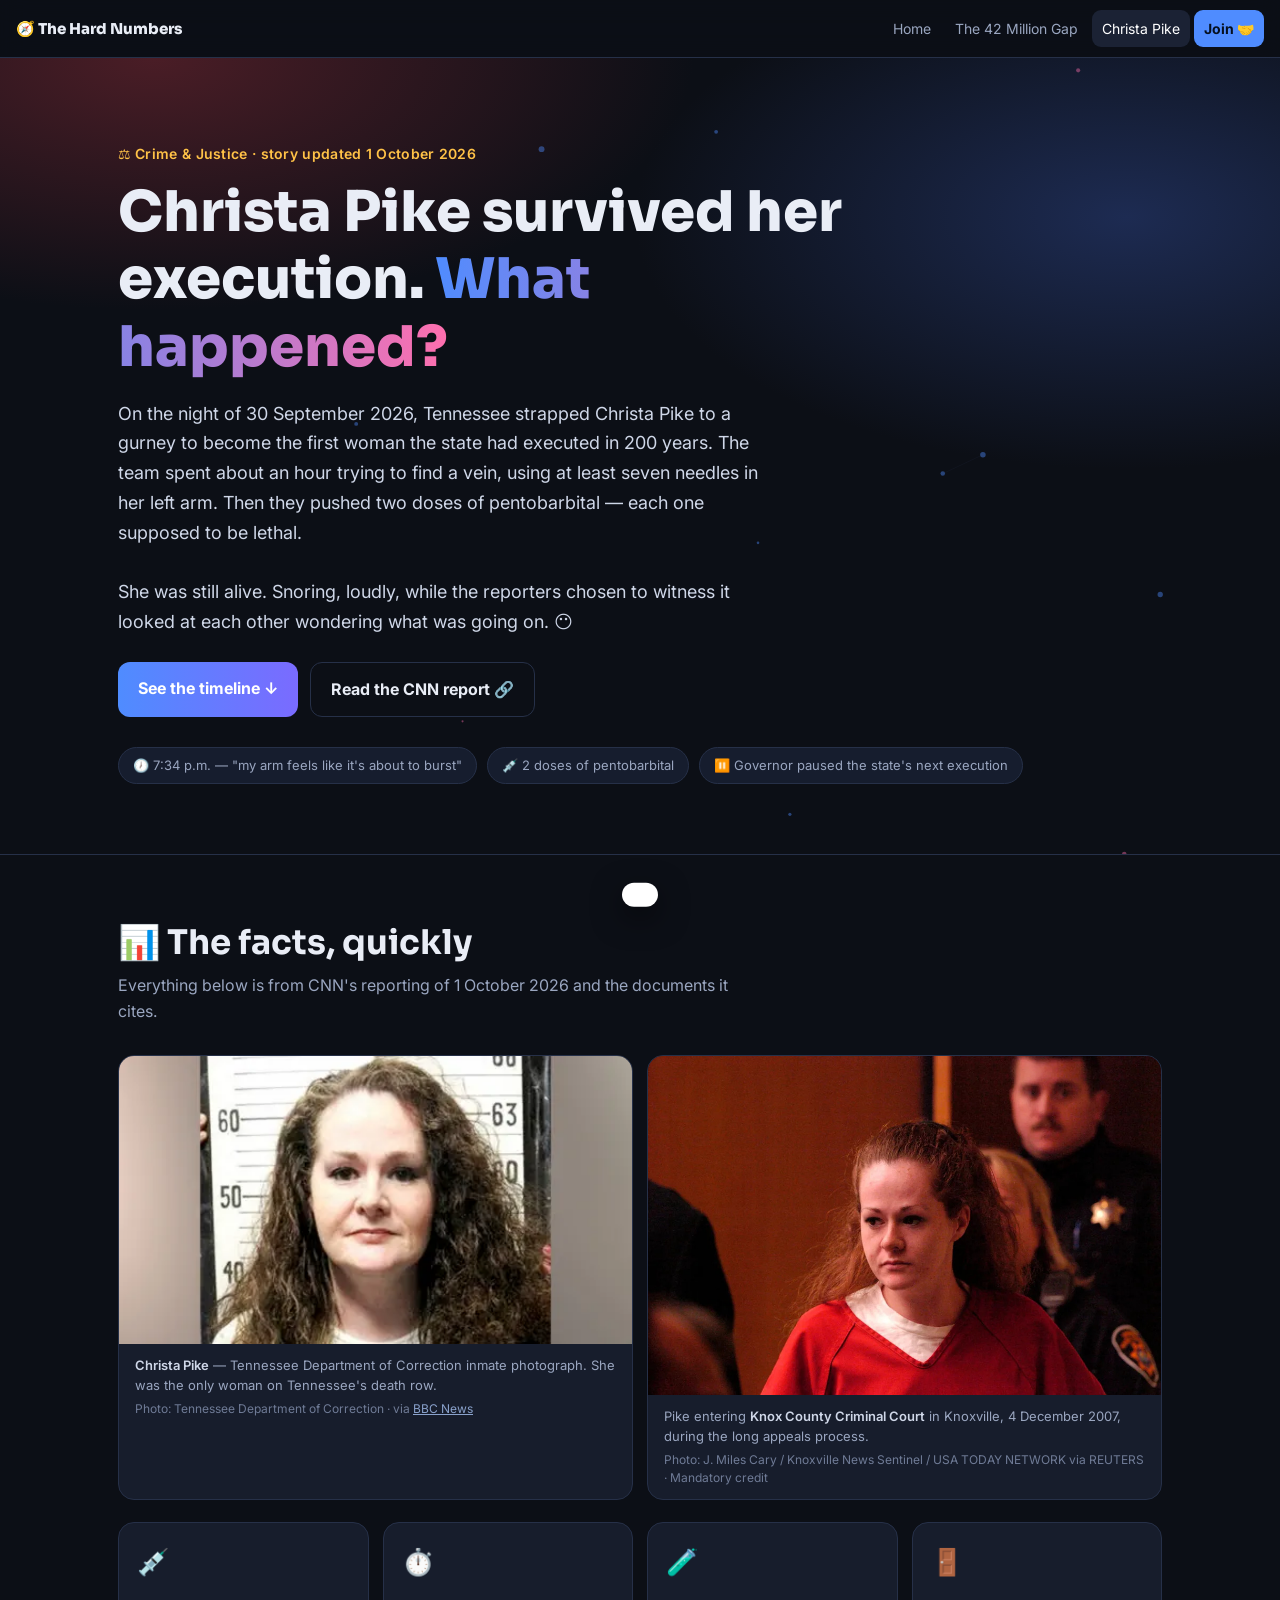
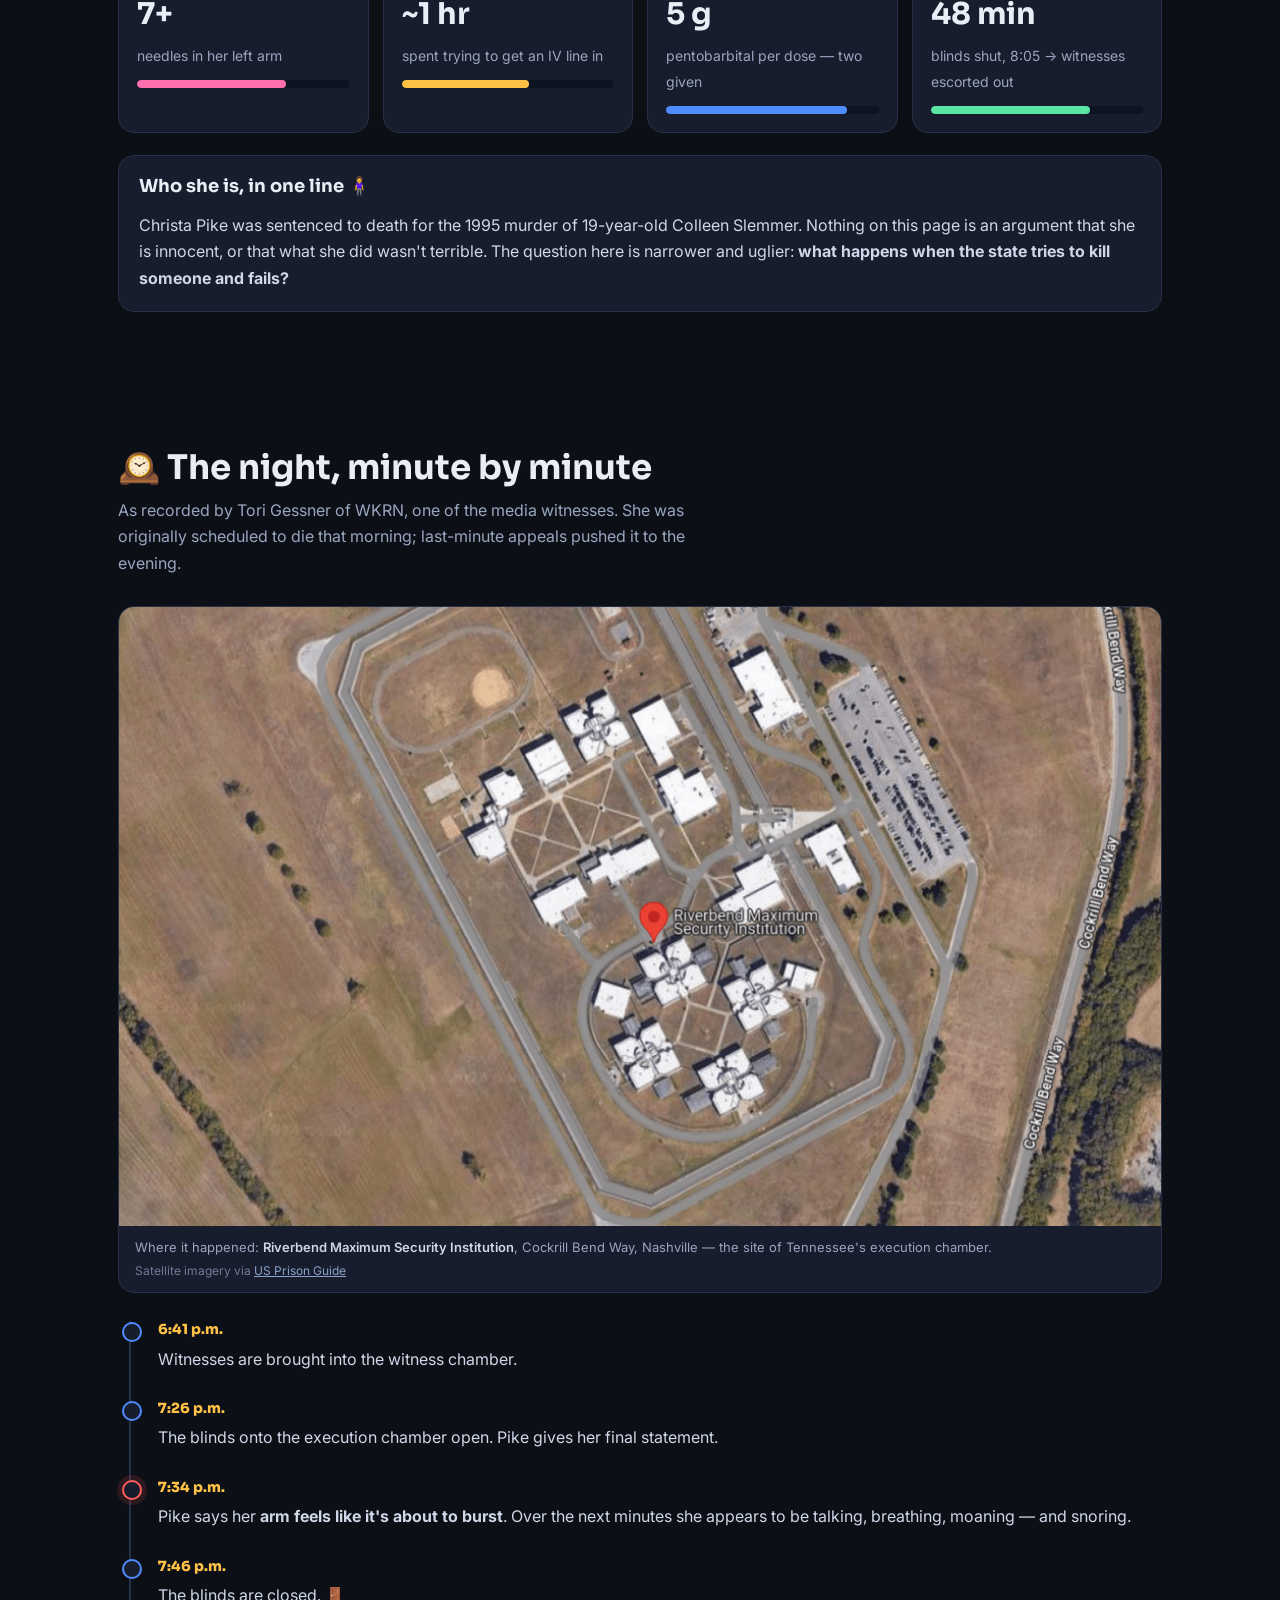
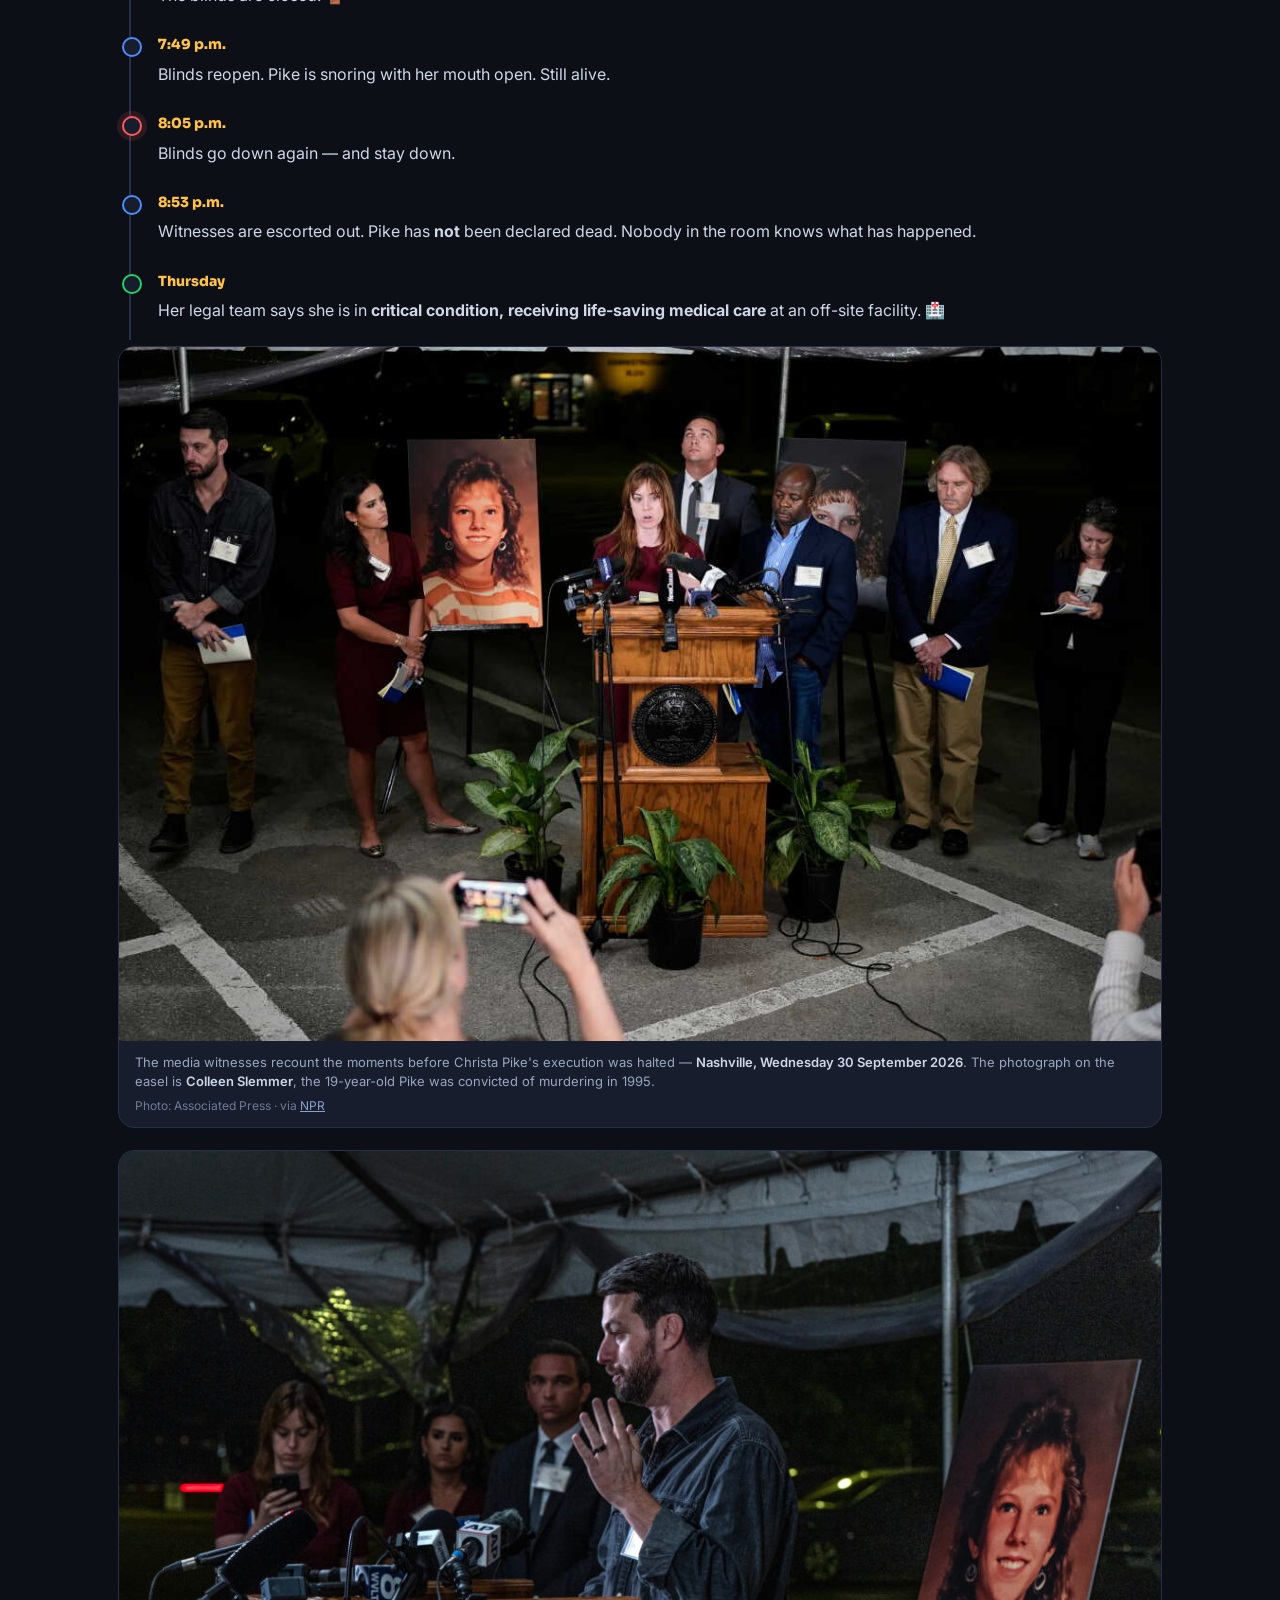
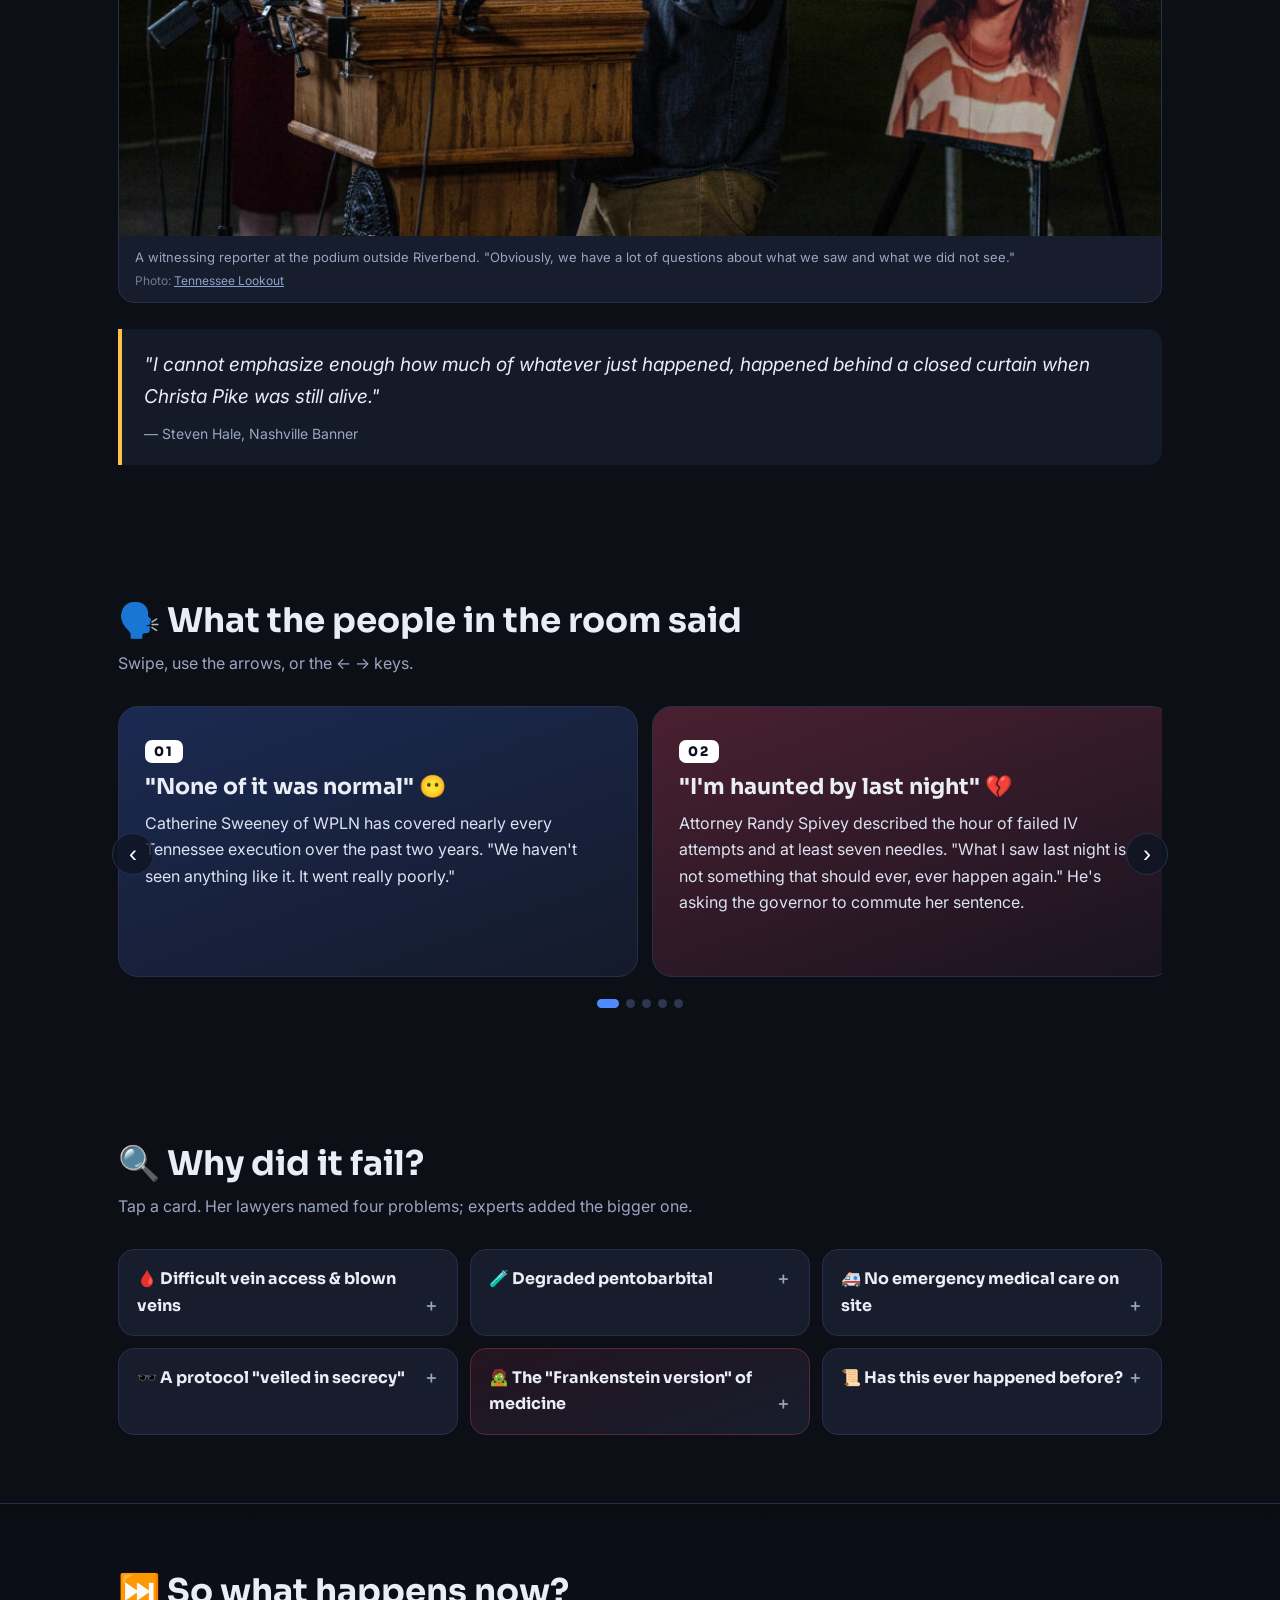
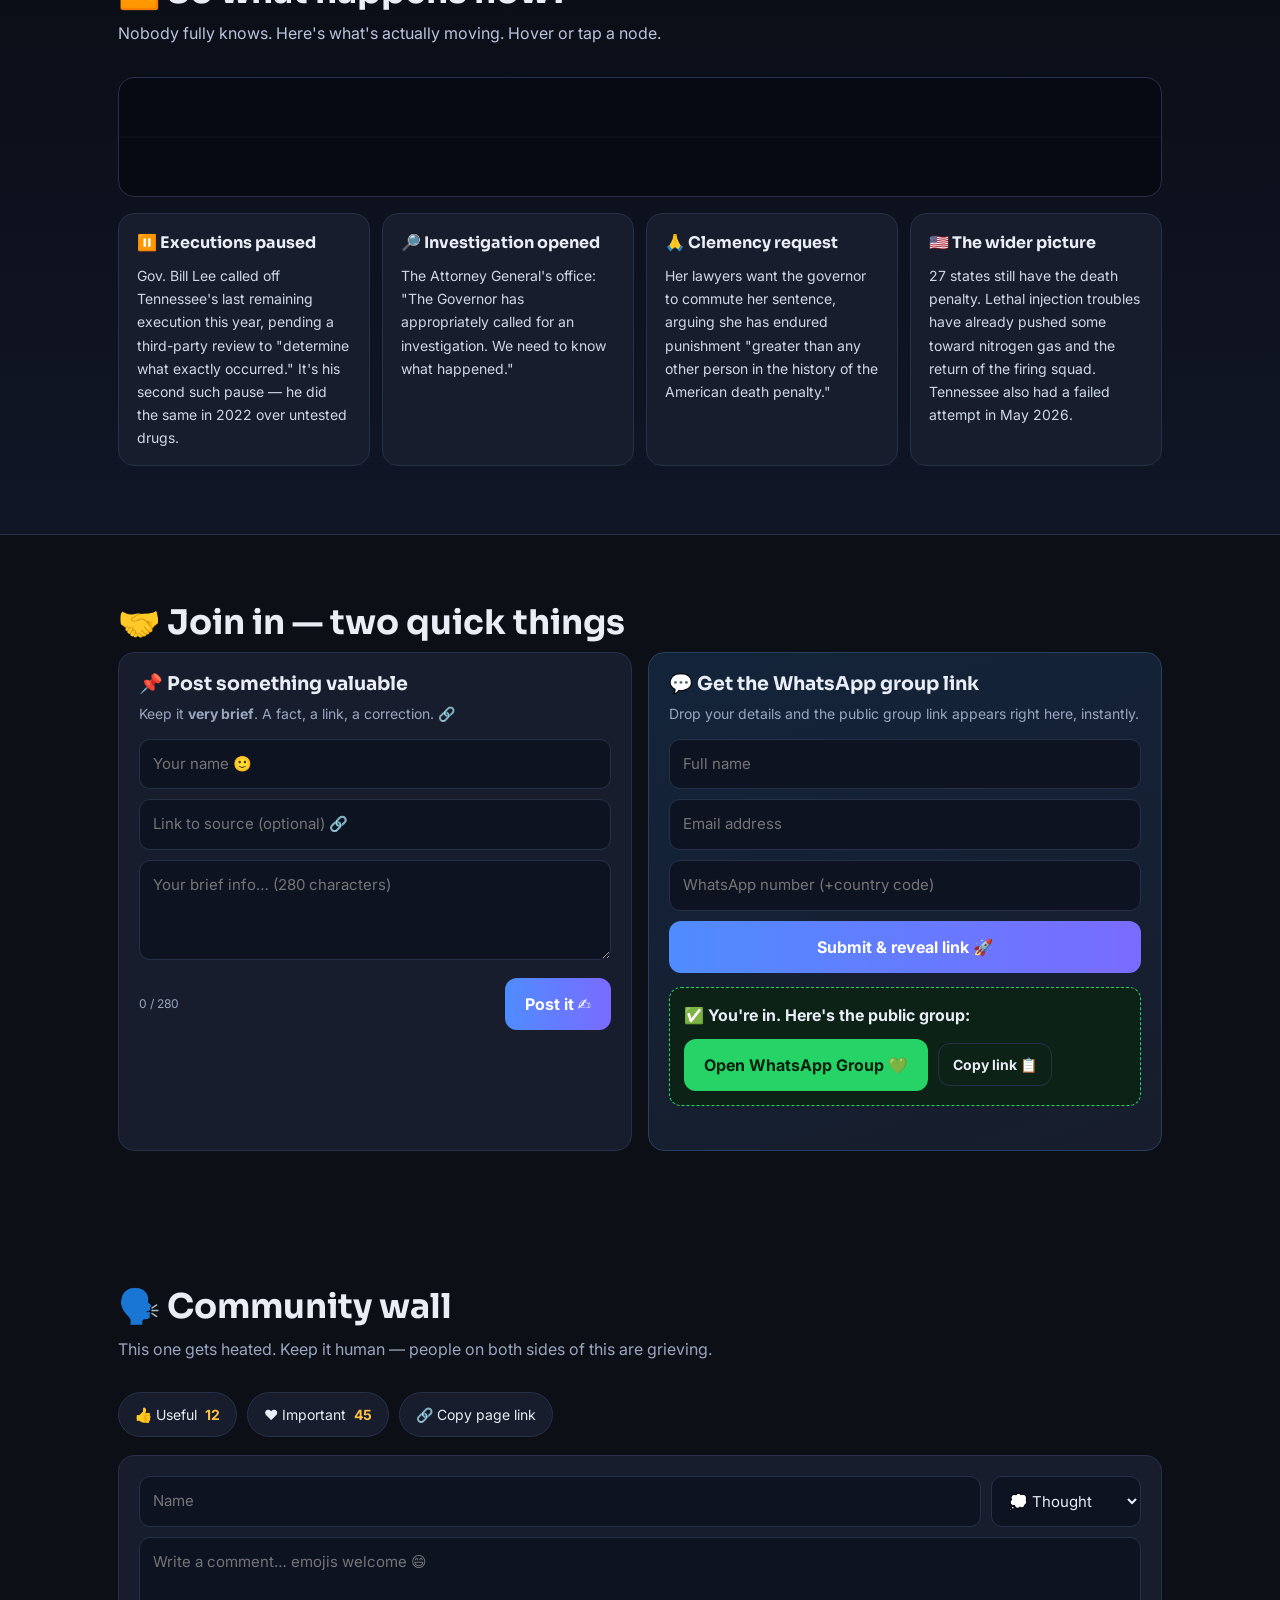
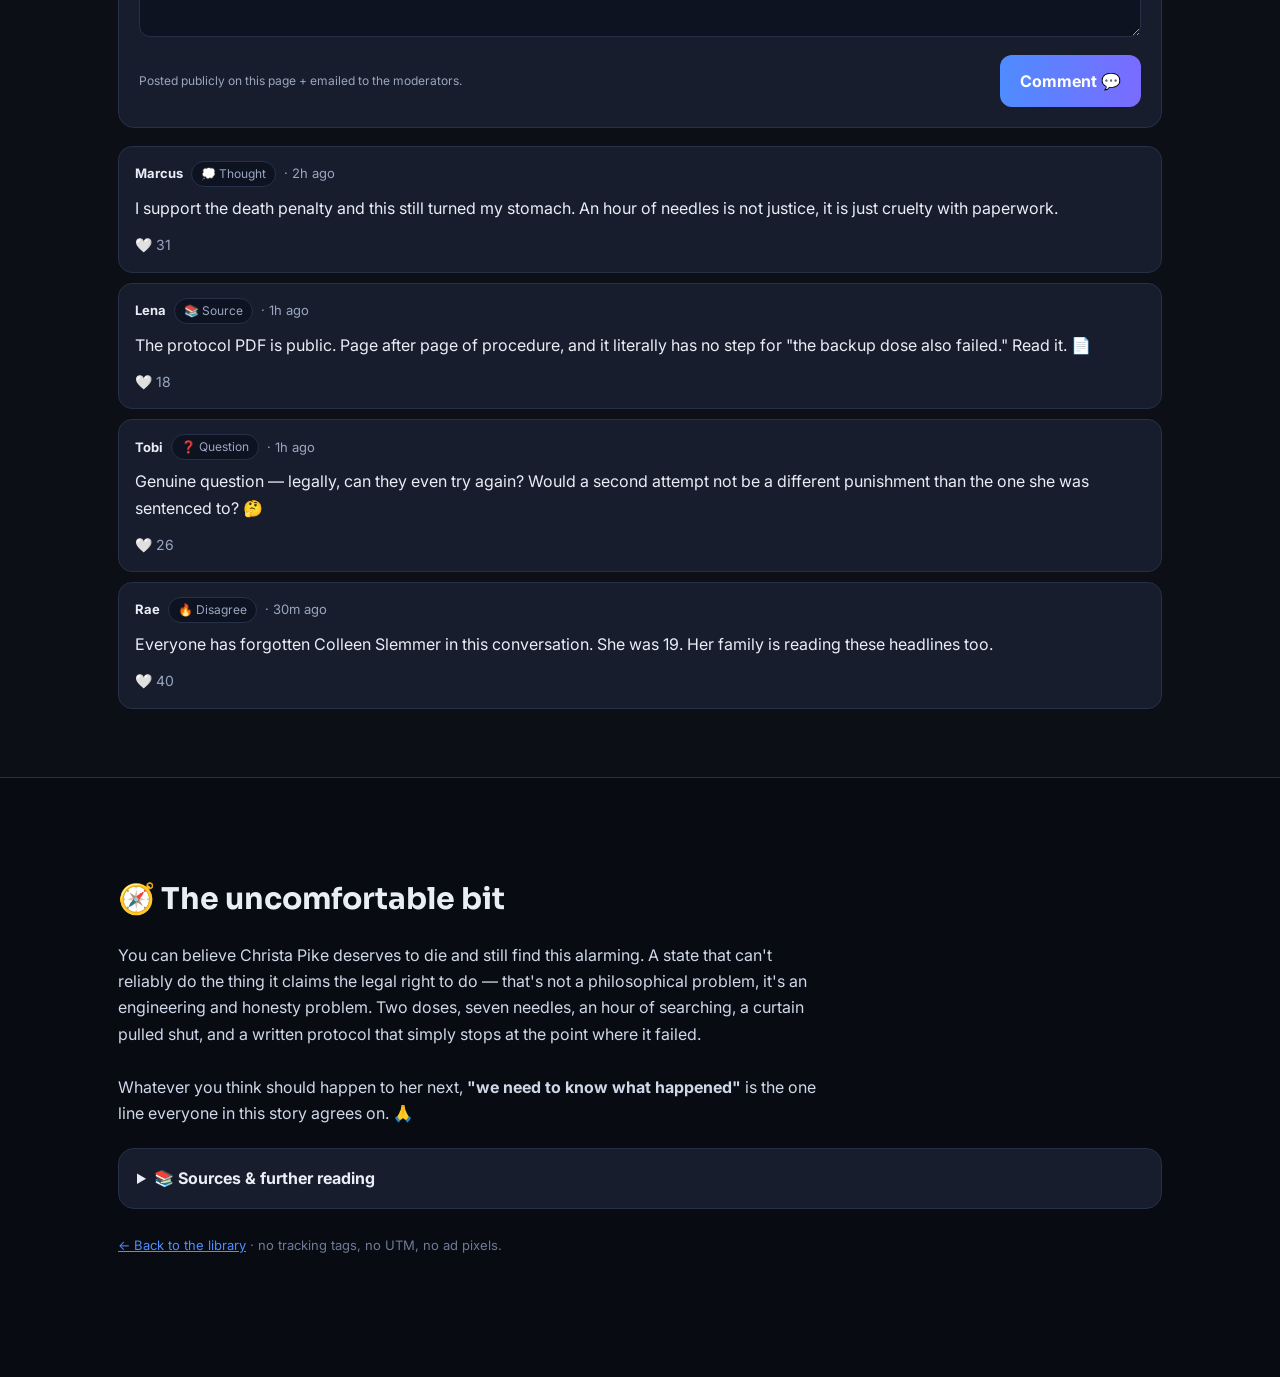
<file: CHRIST_SOPHIA_TRUTH_COMMUNITY/christa-pike.html>
<!DOCTYPE html>
<html lang="en">
<head>
<meta charset="utf-8" />
<meta name="viewport" content="width=device-width, initial-scale=1" />
<title>Christa Pike survived her execution. What happened?</title>
<meta name="description" content="Tennessee tried to execute Christa Pike on Sept 30, 2026. Two doses of pentobarbital later she was still alive. A plain-language breakdown of the timeline, the protocol, and what happens now." />
<link rel="icon" type="image/svg+xml" href="favicon.svg" />
<link rel="preconnect" href="https://fonts.googleapis.com">
<link rel="preconnect" href="https://fonts.gstatic.com" crossorigin>
<link href="https://fonts.googleapis.com/css2?family=Inter:wght@400;600;800&family=Sora:wght@600;800&display=swap" rel="stylesheet">
<link rel="stylesheet" href="style.css" />
</head>
<body>

<header class="nav">
  <a class="brand" href="index.html">🧭 <span>The Hard Numbers</span></a>
  <nav>
    <a href="index.html">Home</a>
    <a href="gender-gap.html">The 42 Million Gap</a>
    <a href="christa-pike.html" class="here">Christa Pike</a>
    <a class="cta" href="#join">Join 🤝</a>
  </nav>
</header>

<!-- ===== 1. INFO BANNER ===== -->
<section class="banner pike" id="top">
  <canvas id="fx"></canvas>
  <div class="banner-inner">
    <p class="kicker">⚖️ Crime &amp; Justice · story updated 1 October 2026</p>
    <h1>Christa Pike survived her execution. <span class="hl">What happened?</span></h1>
    <p class="lede">
      On the night of 30 September 2026, Tennessee strapped Christa Pike to a gurney to become the
      first woman the state had executed in 200 years. The team spent about an hour trying to find
      a vein, using at least seven needles in her left arm. Then they pushed two doses of
      pentobarbital — each one supposed to be lethal.
      <br><br>
      She was still alive. Snoring, loudly, while the reporters chosen to witness it looked at each
      other wondering what was going on. 😶
    </p>
    <div class="banner-btns">
      <a class="btn primary" href="#timeline">See the timeline ↓</a>
      <a class="btn ghost" href="https://edition.cnn.com/2026/10/01/us/christa-pike-execution-tennessee" target="_blank" rel="noopener">Read the CNN report 🔗</a>
    </div>
    <ul class="ticker">
      <li>🕖 7:34 p.m. — "my arm feels like it's about to burst"</li>
      <li>💉 2 doses of pentobarbital</li>
      <li>⏸️ Governor paused the state's next execution</li>
    </ul>
  </div>
</section>

<!-- ===== THE NUMBERS ===== -->
<section class="wrap" id="numbers">
  <h2 class="sec-title">📊 The facts, quickly</h2>
  <p class="sec-sub">Everything below is from CNN's reporting of 1 October 2026 and the documents it cites.</p>

  <div class="shotgrid">
    <figure class="shot tall reveal">
      <img src="images/pike-tdoc-photo.webp" alt="Tennessee Department of Correction inmate photograph of Christa Pike" loading="lazy">
      <figcaption><b>Christa Pike</b> — Tennessee Department of Correction inmate photograph. She was the only woman on Tennessee's death row.
      <span class="credit">Photo: Tennessee Department of Correction · via <a href="https://www.bbc.com/news/articles/c8zxl62yzxzxo" target="_blank" rel="noopener">BBC News</a></span></figcaption>
    </figure>
    <figure class="shot tall reveal">
      <img src="images/pike-court-2007.jpg" alt="Christa Pike in a red jail uniform entering Knox County Criminal Court in 2007" loading="lazy">
      <figcaption>Pike entering <b>Knox County Criminal Court</b> in Knoxville, 4 December 2007, during the long appeals process.
      <span class="credit">Photo: J. Miles Cary / Knoxville News Sentinel / USA TODAY NETWORK via REUTERS · Mandatory credit</span></figcaption>
    </figure>
  </div>

  <div class="stat-grid">
    <article class="stat reveal"><span class="emoji">💉</span><b class="big">7+</b>
      <span class="lab">needles in her left arm</span><div class="bar"><i style="--w:70%; --c:#ff6fae"></i></div></article>
    <article class="stat reveal"><span class="emoji">⏱️</span><b class="big">~1 hr</b>
      <span class="lab">spent trying to get an IV line in</span><div class="bar"><i style="--w:60%; --c:#ffc247"></i></div></article>
    <article class="stat reveal"><span class="emoji">🧪</span><b class="big">5 g</b>
      <span class="lab">pentobarbital per dose — two given</span><div class="bar"><i style="--w:85%; --c:#4f8cff"></i></div></article>
    <article class="stat reveal"><span class="emoji">🚪</span><b class="big">48 min</b>
      <span class="lab">blinds shut, 8:05 → witnesses escorted out</span><div class="bar"><i style="--w:75%; --c:#5be5a3"></i></div></article>
  </div>

  <div class="agebox reveal">
    <h3>Who she is, in one line 🧍‍♀️</h3>
    <p class="plain">Christa Pike was sentenced to death for the 1995 murder of 19-year-old
      Colleen Slemmer. Nothing on this page is an argument that she is innocent, or that what she
      did wasn't terrible. The question here is narrower and uglier: <b>what happens when the state
      tries to kill someone and fails?</b></p>
  </div>
</section>

<!-- ===== 2. TIMELINE ===== -->
<section class="wrap" id="timeline">
  <h2 class="sec-title">🕰️ The night, minute by minute</h2>
  <p class="sec-sub">As recorded by Tori Gessner of WKRN, one of the media witnesses.
    She was originally scheduled to die that morning; last-minute appeals pushed it to the evening.</p>

  <figure class="shot reveal">
    <img src="images/riverbend-aerial.png" alt="Aerial satellite view of Riverbend Maximum Security Institution in Nashville, Tennessee" loading="lazy">
    <figcaption>Where it happened: <b>Riverbend Maximum Security Institution</b>, Cockrill Bend Way, Nashville — the site of Tennessee's execution chamber.
    <span class="credit">Satellite imagery via <a href="https://usprisonguide.com/riverbend-maximum-security-institution/" target="_blank" rel="noopener">US Prison Guide</a></span></figcaption>
  </figure>

  <ol class="timeline">
    <li class="reveal"><span class="t">6:41 p.m.</span><p>Witnesses are brought into the witness chamber.</p></li>
    <li class="reveal"><span class="t">7:26 p.m.</span><p>The blinds onto the execution chamber open. Pike gives her final statement.</p></li>
    <li class="reveal hot"><span class="t">7:34 p.m.</span><p>Pike says her <b>arm feels like it's about to burst</b>. Over the next minutes she appears to be talking, breathing, moaning — and snoring.</p></li>
    <li class="reveal"><span class="t">7:46 p.m.</span><p>The blinds are closed. 🚪</p></li>
    <li class="reveal"><span class="t">7:49 p.m.</span><p>Blinds reopen. Pike is snoring with her mouth open. Still alive.</p></li>
    <li class="reveal hot"><span class="t">8:05 p.m.</span><p>Blinds go down again — and stay down.</p></li>
    <li class="reveal"><span class="t">8:53 p.m.</span><p>Witnesses are escorted out. Pike has <b>not</b> been declared dead. Nobody in the room knows what has happened.</p></li>
    <li class="reveal end"><span class="t">Thursday</span><p>Her legal team says she is in <b>critical condition, receiving life-saving medical care</b> at an off-site facility. 🏥</p></li>
  </ol>

  <figure class="shot reveal">
    <img src="images/witnesses-presser-ap.jpg" alt="Media witnesses speaking at a night-time press conference outside the prison, with a photograph of victim Colleen Slemmer displayed on an easel beside them" loading="lazy">
    <figcaption>The media witnesses recount the moments before Christa Pike's execution was halted — <b>Nashville, Wednesday 30 September 2026</b>. The photograph on the easel is <b>Colleen Slemmer</b>, the 19-year-old Pike was convicted of murdering in 1995.
    <span class="credit">Photo: Associated Press · via <a href="https://www.npr.org/2026/10/02/nx-s1-5988832/christa-pike-reignites-death-penalty-debate" target="_blank" rel="noopener">NPR</a></span></figcaption>
  </figure>

  <figure class="shot reveal">
    <img src="images/witness-podium-lookout.jpg" alt="A journalist who witnessed the execution attempt speaking at the podium under a tent at night" loading="lazy">
    <figcaption>A witnessing reporter at the podium outside Riverbend. "Obviously, we have a lot of questions about what we saw and what we did not see."
    <span class="credit">Photo: <a href="https://tennesseelookout.com/2026/09/30/us-supreme-court-allows-execution-of-tennessee-woman-on-death-row-to-proceed/" target="_blank" rel="noopener">Tennessee Lookout</a></span></figcaption>
  </figure>

  <blockquote class="pull reveal">
    "I cannot emphasize enough how much of whatever just happened, happened behind a closed
    curtain when Christa Pike was still alive."
    <cite>— Steven Hale, Nashville Banner</cite>
  </blockquote>
</section>

<!-- ===== 3. VOICES (SLIDES) ===== -->
<section class="wrap" id="slides">
  <h2 class="sec-title">🗣️ What the people in the room said</h2>
  <p class="sec-sub">Swipe, use the arrows, or the ← → keys.</p>

  <div class="slider">
    <div class="slides" id="slideTrack">
      <article class="slide s1"><span class="num">01</span>
        <h3>"None of it was normal" 😶</h3>
        <p>Catherine Sweeney of WPLN has covered nearly every Tennessee execution over the past
        two years. "We haven't seen anything like it. It went really poorly."</p></article>

      <article class="slide s2"><span class="num">02</span>
        <h3>"I'm haunted by last night" 💔</h3>
        <p>Attorney Randy Spivey described the hour of failed IV attempts and at least seven
        needles. "What I saw last night is not something that should ever, ever happen again."
        He's asking the governor to commute her sentence.</p></article>

      <article class="slide s3"><span class="num">03</span>
        <h3>"That's what happened, minus the death" 🩸</h3>
        <p>Attorney Stephen Ferrell said Pike's biggest fear "was not a fear of dying. It was a
        fear of prolonged, painful, traumatic death." No one on her legal team had been able
        to see her.</p></article>

      <article class="slide s4"><span class="num">04</span>
        <h3>"We followed every step" 📋</h3>
        <p>The Tennessee Department of Correction says it followed the lawful, approved protocol
        exactly, that the chemical "has consistently been effective," and that the protocol
        doesn't allow anything beyond what was done.</p></article>

      <article class="slide s5"><span class="num">05</span>
        <h3>"It cannot be trusted" ✊</h3>
        <p>Laura Porter of the US Campaign to End the Death Penalty: "The state of Tennessee has
        shown the world it cannot be trusted to implement capital punishment in a way that
        preserves human dignity and the rule of law. This has to stop now."</p></article>
    </div>
    <button class="arrow left" id="prev" aria-label="Previous">‹</button>
    <button class="arrow right" id="next" aria-label="Next">›</button>
    <div class="dotsnav" id="dotsNav"></div>
  </div>
</section>

<!-- ===== 4. WHY IT FAILED ===== -->
<section class="wrap" id="why">
  <h2 class="sec-title">🔍 Why did it fail?</h2>
  <p class="sec-sub">Tap a card. Her lawyers named four problems; experts added the bigger one.</p>

  <div class="cards">
    <details class="card reveal"><summary>🩸 Difficult vein access &amp; blown veins</summary>
      <p>An hour of attempts, at least seven needles in one arm. If the drug doesn't go cleanly
      into a vein it pools in tissue instead — which is also what "my arm feels like it's about
      to burst" tends to mean.</p></details>

    <details class="card reveal"><summary>🧪 Degraded pentobarbital</summary>
      <p>The protocol requires 100 ml of a 50 mg/ml solution — 5 grams — checked for contents and
      expiry 30 days before. Her lawyers argue the drug itself had degraded. Two full doses
      failed to kill her.</p></details>

    <details class="card reveal"><summary>🚑 No emergency medical care on site</summary>
      <p>When it went wrong there was nothing in place to respond. She had to be transported to an
      off-site medical facility — to be saved from an execution.</p></details>

    <details class="card reveal"><summary>🕶️ A protocol "veiled in secrecy"</summary>
      <p>The 44-page document says "there will be no deviation from the Protocol except by order of
      the Commissioner." It describes a primary dose and a backup set "if the inmate is not
      deceased." <b>There is no protocol for what happens if the second set doesn't work either.</b></p></details>

    <details class="card reveal hot"><summary>🧟 The "Frankenstein version" of medicine</summary>
      <p>Prof. Corinna Barrett Lain (University of Richmond), author of <em>Secrets of the Killing
      State</em>, says lethal injection has "all of the delicacy and need for accuracy of the medical
      model, but then it's been warped to suit the executioner's needs." Questionable drugs,
      non-medical staff, poor veins. Its <b>botch rate is twice that of other methods</b>.
      "It's a recipe for disaster from the start."</p></details>

    <details class="card reveal"><summary>📜 Has this ever happened before?</summary>
      <p>Barely. Prof. Austin Sarat (Amherst) notes that botched executions aren't rare, but an
      execution simply <em>failing</em> is. The closest parallel is Willie Francis, who survived the
      electric chair in Louisiana 80 years ago — and was executed on the second attempt.
      Sarat calls Pike <b>"the first person to survive a lethal injection where the drugs reached her."</b></p></details>
  </div>
</section>

<!-- ===== 5. WHAT NOW (JS ANIMATION SECTION) ===== -->
<section class="anim-sec" id="now">
  <div class="wrap">
    <h2 class="sec-title light">⏭️ So what happens now?</h2>
    <p class="sec-sub light">Nobody fully knows. Here's what's actually moving. Hover or tap a node.</p>

    <div class="flowbox">
      <canvas id="pulse"></canvas>
      <div class="flow">
        <div class="node reveal"><b>⏸️ Executions paused</b>
          <p>Gov. Bill Lee called off Tennessee's last remaining execution this year, pending a
          third-party review to "determine what exactly occurred." It's his second such pause —
          he did the same in 2022 over untested drugs.</p></div>
        <div class="node reveal"><b>🔎 Investigation opened</b>
          <p>The Attorney General's office: "The Governor has appropriately called for an
          investigation. We need to know what happened."</p></div>
        <div class="node reveal"><b>🙏 Clemency request</b>
          <p>Her lawyers want the governor to commute her sentence, arguing she has endured
          punishment "greater than any other person in the history of the American death penalty."</p></div>
        <div class="node reveal"><b>🇺🇸 The wider picture</b>
          <p>27 states still have the death penalty. Lethal injection troubles have already pushed
          some toward nitrogen gas and the return of the firing squad. Tennessee also had a
          failed attempt in May 2026.</p></div>
      </div>
    </div>
  </div>
</section>

<!-- ===== 6. JOIN ===== -->
<section class="wrap" id="join">
  <h2 class="sec-title">🤝 Join in — two quick things</h2>
  <div class="two">
    <form class="panel" id="postForm" method="POST">
      <h3>📌 Post something valuable</h3>
      <p class="pnote">Keep it <b>very brief</b>. A fact, a link, a correction. 🔗</p>
      <input name="name" placeholder="Your name 🙂" required>
      <input name="link" type="url" placeholder="Link to source (optional) 🔗">
      <textarea name="info" rows="3" maxlength="280" placeholder="Your brief info… (280 characters)" required></textarea>
      <div class="rowb"><span class="tiny" id="countChars">0 / 280</span>
      <button class="btn primary" type="submit">Post it ✍️</button></div>
      <p class="status" id="postStatus"></p>
    </form>

    <form class="panel accent" id="contactForm" method="POST">
      <h3>💬 Get the WhatsApp group link</h3>
      <p class="pnote">Drop your details and the public group link appears right here, instantly.</p>
      <input name="name" placeholder="Full name" required>
      <input name="email" type="email" placeholder="Email address" required>
      <input name="whatsapp" type="tel" placeholder="WhatsApp number (+country code)" required>
      <button class="btn primary wide" type="submit">Submit &amp; reveal link 🚀</button>
      <div class="reveal-box" id="waBox" hidden>
        <p>✅ You're in. Here's the public group:</p>
        <a class="btn wa" id="waLink" href="#" target="_blank" rel="noopener">Open WhatsApp Group 💚</a>
        <button type="button" class="btn ghost sm" id="copyWa">Copy link 📋</button>
      </div>
      <p class="status" id="contactStatus"></p>
    </form>
  </div>
</section>

<!-- ===== 7. COMMENTS ===== -->
<section class="wrap" id="wall">
  <h2 class="sec-title">🗣️ Community wall</h2>
  <p class="sec-sub">This one gets heated. Keep it human — people on both sides of this are grieving.</p>

  <div class="likebar">
    <button class="likebtn" id="likePage">👍 <span>Useful</span> <b id="likeCount">0</b></button>
    <button class="likebtn" id="heartPage">❤️ <span>Important</span> <b id="heartCount">0</b></button>
    <button class="likebtn" id="sharePage">🔗 <span>Copy page link</span></button>
  </div>

  <form class="panel" id="commentForm" method="POST">
    <div class="rowi">
      <input name="name" id="cName" placeholder="Name" required>
      <select name="mood" id="cMood">
        <option>💭 Thought</option><option>❓ Question</option>
        <option>📚 Source</option><option>🔥 Disagree</option>
      </select>
    </div>
    <textarea name="comment" id="cText" rows="3" placeholder="Write a comment… emojis welcome 😄" required></textarea>
    <div class="rowb"><span class="tiny">Posted publicly on this page + emailed to the moderators.</span>
    <button class="btn primary" type="submit">Comment 💬</button></div>
  </form>

  <div id="commentList" class="comments"></div>
</section>

<!-- ===== 8. FOOTER ===== -->
<footer class="footer">
  <div class="wrap">
    <h2>🧭 The uncomfortable bit</h2>
    <p class="concl">
      You can believe Christa Pike deserves to die and still find this alarming. A state that can't
      reliably do the thing it claims the legal right to do — that's not a philosophical problem,
      it's an engineering and honesty problem. Two doses, seven needles, an hour of searching, a
      curtain pulled shut, and a written protocol that simply stops at the point where it failed.
      <br><br>
      Whatever you think should happen to her next, <b>"we need to know what happened"</b> is the
      one line everyone in this story agrees on. 🙏
    </p>

    <details class="srcs">
      <summary>📚 Sources &amp; further reading</summary>
      <ul>
        <li><a href="https://edition.cnn.com/2026/10/01/us/christa-pike-execution-tennessee" target="_blank" rel="noopener">CNN — "Christa Pike survived her execution. What happened?"</a> by Dakin Andone &amp; Eric Levenson, updated 1 Oct 2026 (primary source for this page)</li>
        <li><a href="https://www.cnn.com/2026/09/29/us/tennessee-christa-pike-execution" target="_blank" rel="noopener">CNN — Tennessee governor halts executions after Pike survives lethal injection attempt</a></li>
        <li><a href="https://www.cnn.com/2026/05/21/us/tony-carruthers-tennessee-execution-halted" target="_blank" rel="noopener">CNN — Tennessee's earlier failed execution attempt, May 2026</a></li>
        <li><a href="https://files.deathpenaltyinfo.org/documents/Protocol_Redacted-TN-2025.pdf?dm=1736451415" target="_blank" rel="noopener">Tennessee lethal injection protocol (44-page PDF)</a> via the Death Penalty Information Center</li>
        <li><a href="https://deathpenaltyinfo.org/state-and-federal-info/state-by-state" target="_blank" rel="noopener">DPIC — the 27 states that still practice the death penalty</a></li>
        <li><a href="https://dailymed.nlm.nih.gov/dailymed/drugInfo.cfm?setid=5c380ab0-4386-48b6-80ab-ca594b23bc74" target="_blank" rel="noopener">DailyMed — pentobarbital drug information</a></li>
        <li>Corinna Barrett Lain, <em>Secrets of the Killing State: the Untold Story of Lethal Injection</em> (2025)</li>
        <li><strong>Images on this page:</strong> Tennessee Dept. of Correction (via BBC) · J. Miles Cary / Knoxville News Sentinel / USA TODAY NETWORK via Reuters · Associated Press (via NPR) · Tennessee Lookout · US Prison Guide. All reproduced for news reporting and commentary, credited to their original sources.</li>
        <li>Austin Sarat, Amherst College — on botched vs. failed executions</li>
      </ul>
    </details>

    <p class="fine"><a href="index.html">← Back to the library</a> · no tracking tags, no UTM, no ad pixels.</p>
  </div>
</footer>

<div class="toast" id="toast"></div>
<script src="script.js"></script>
</body>
</html>
</file>
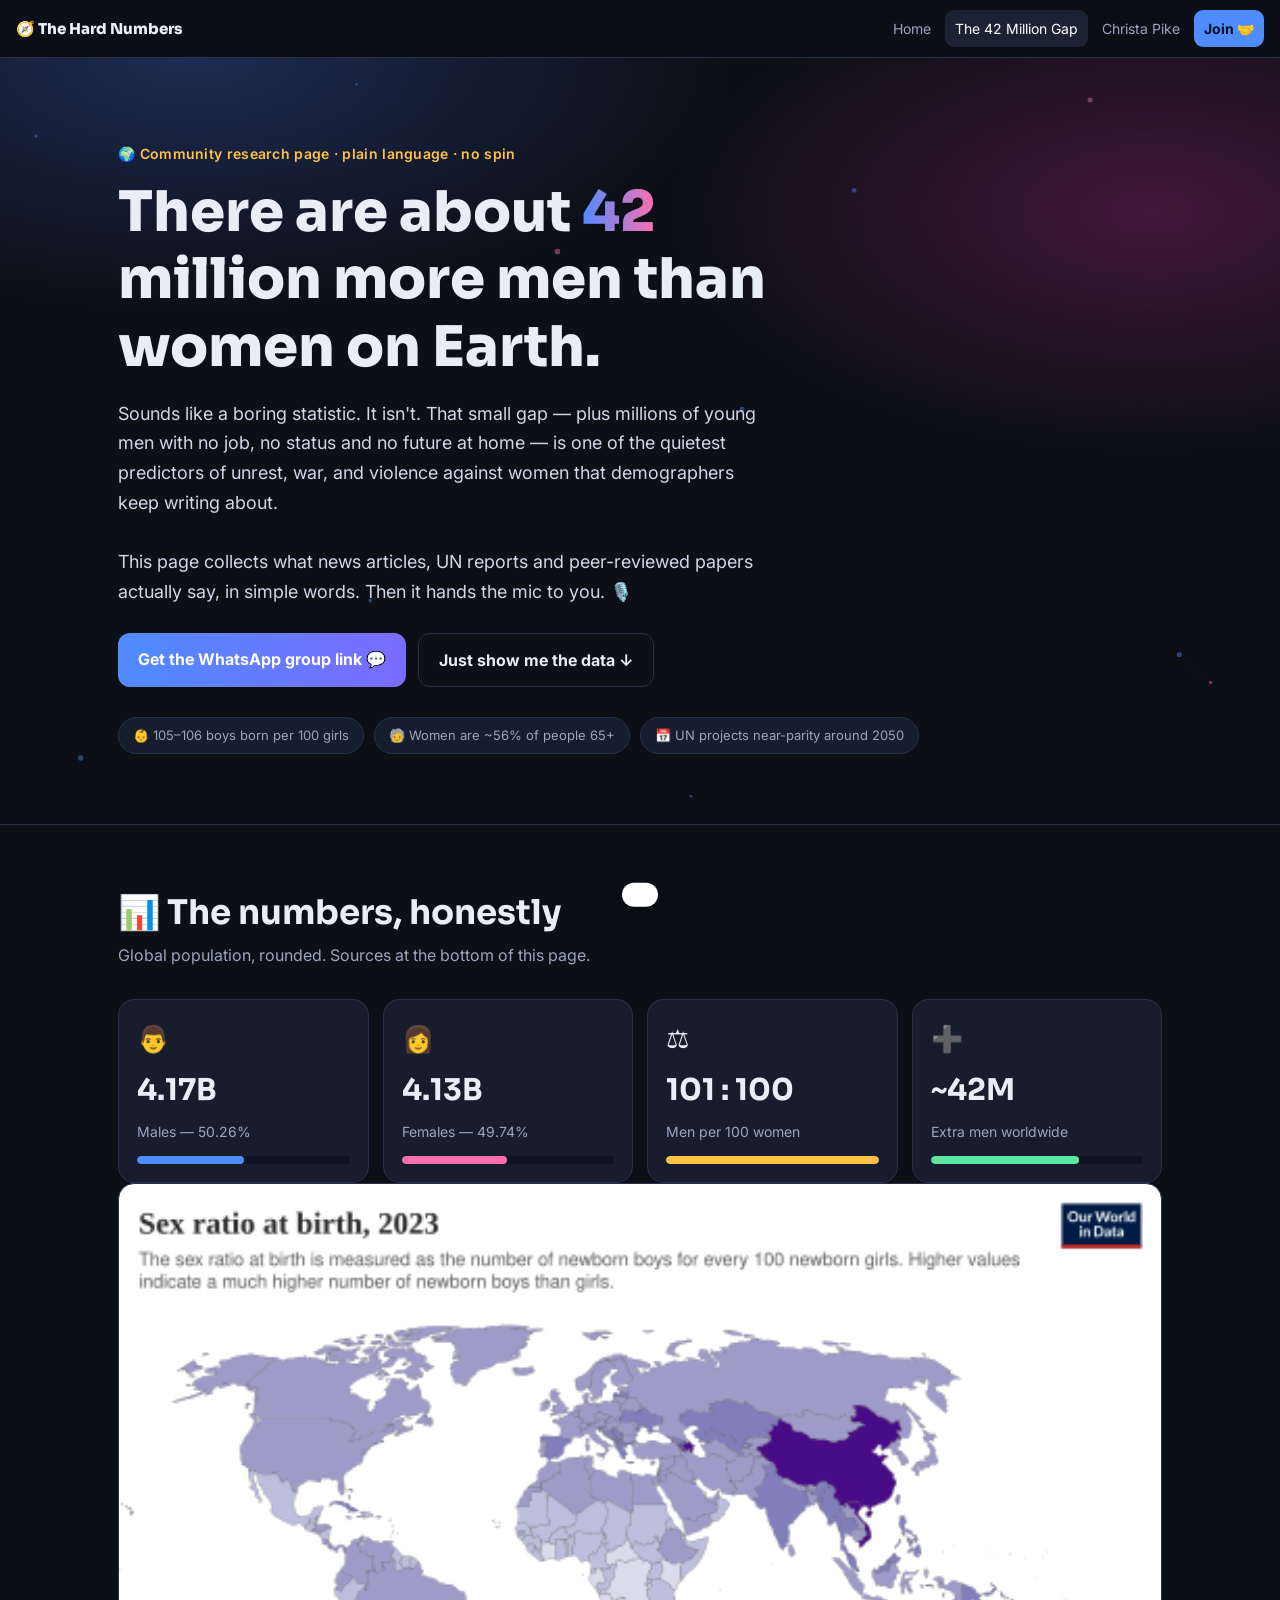
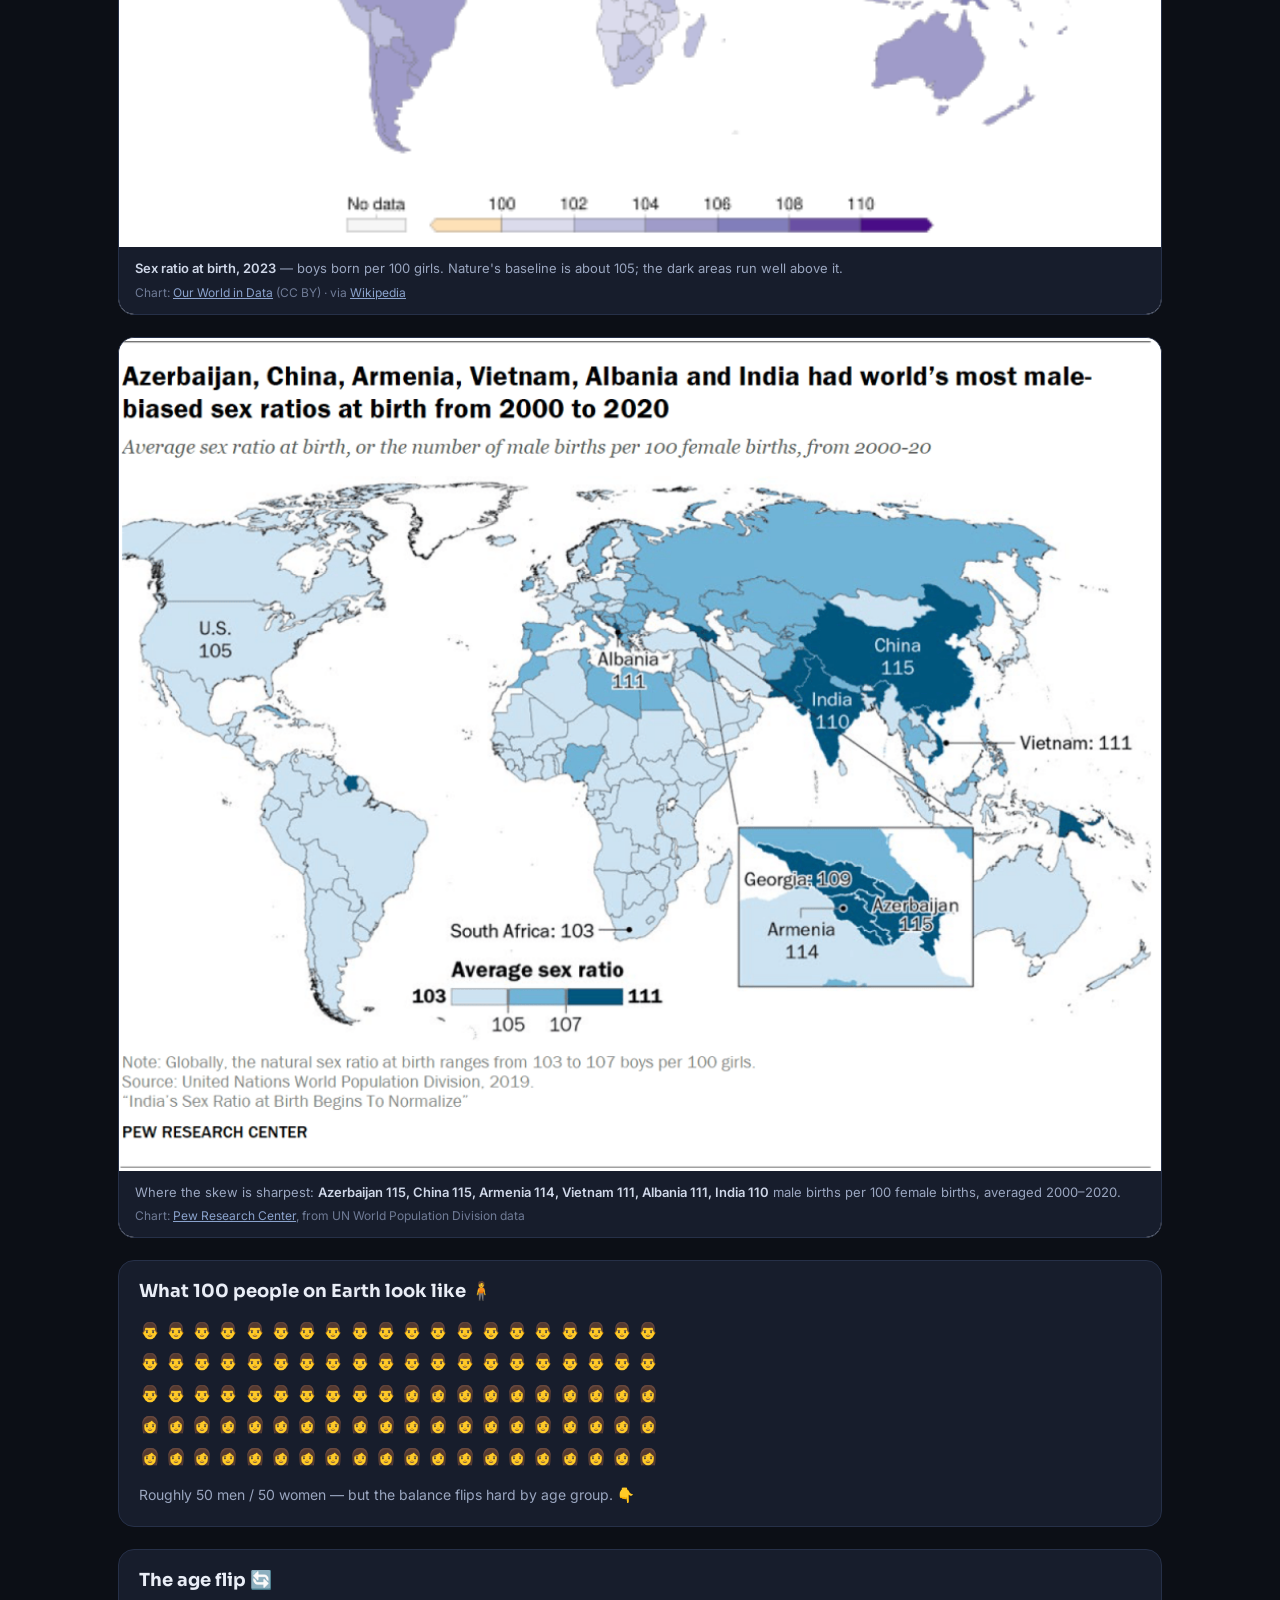
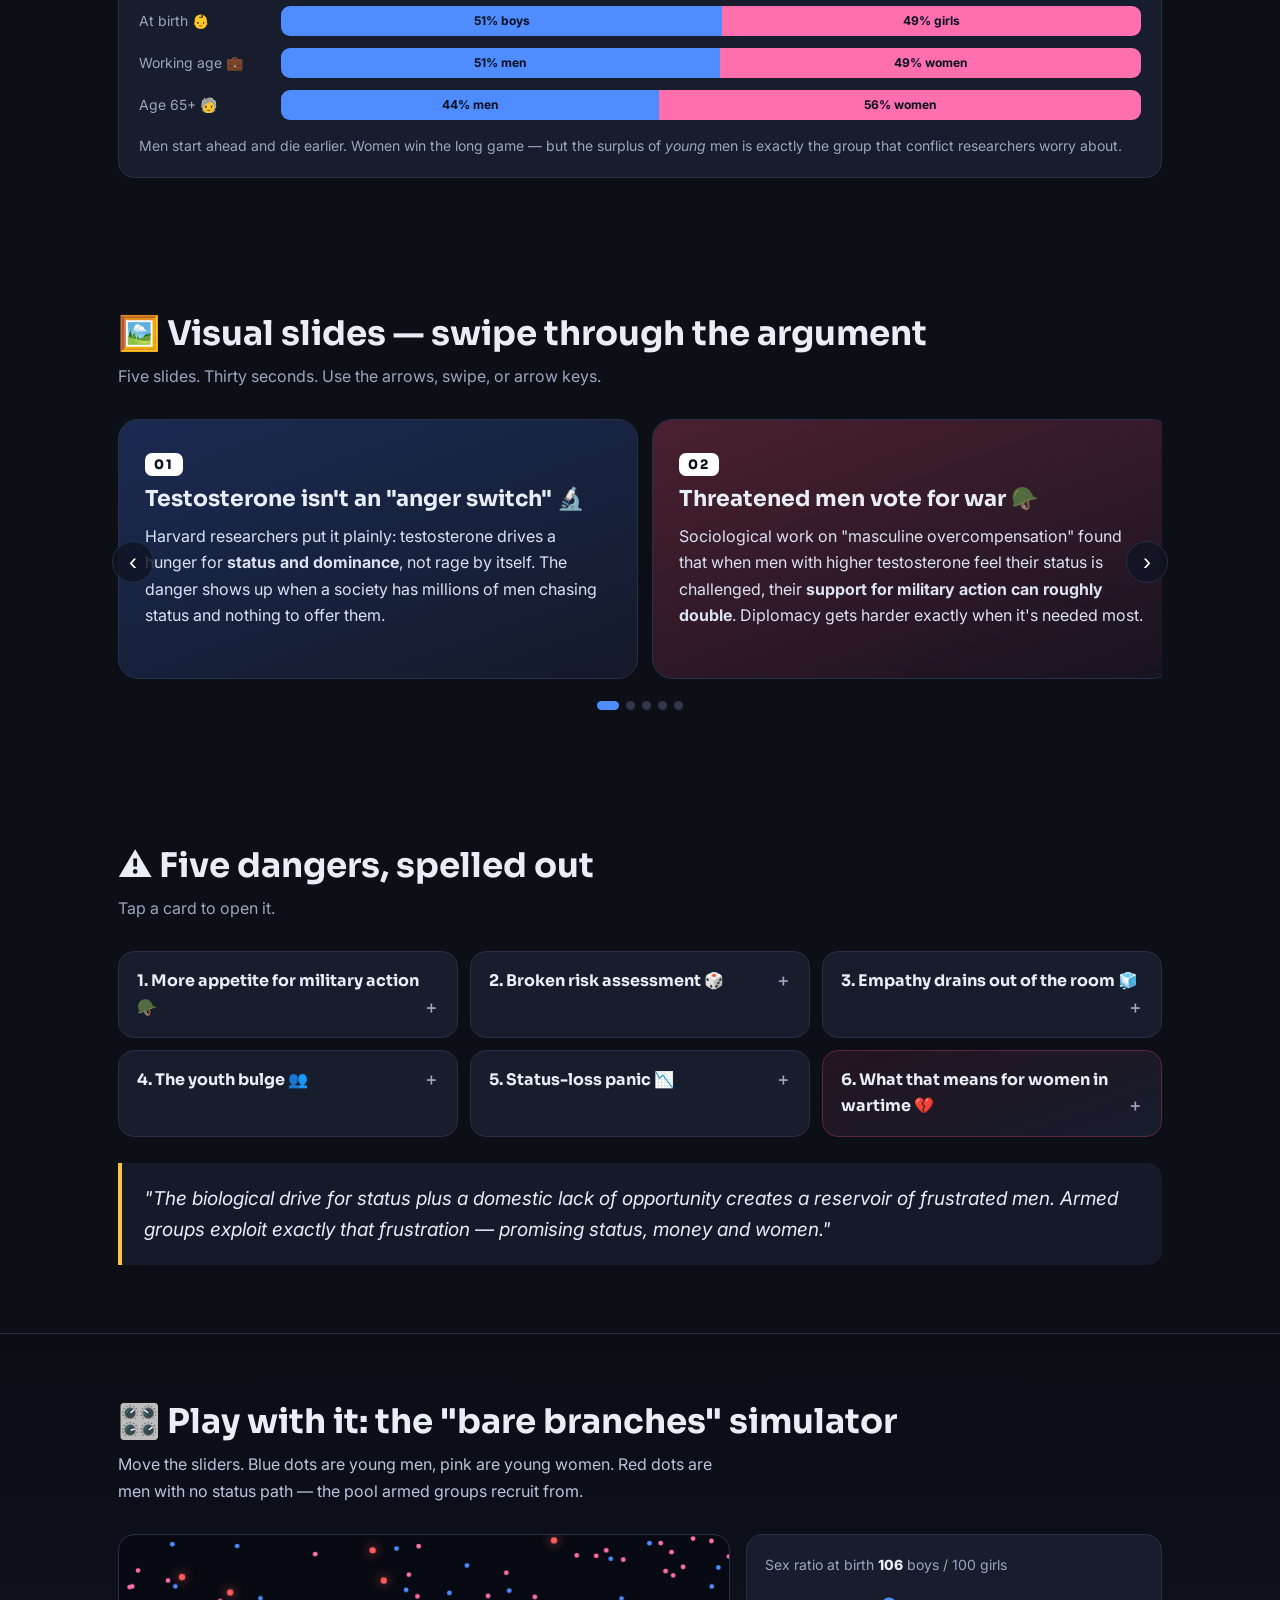
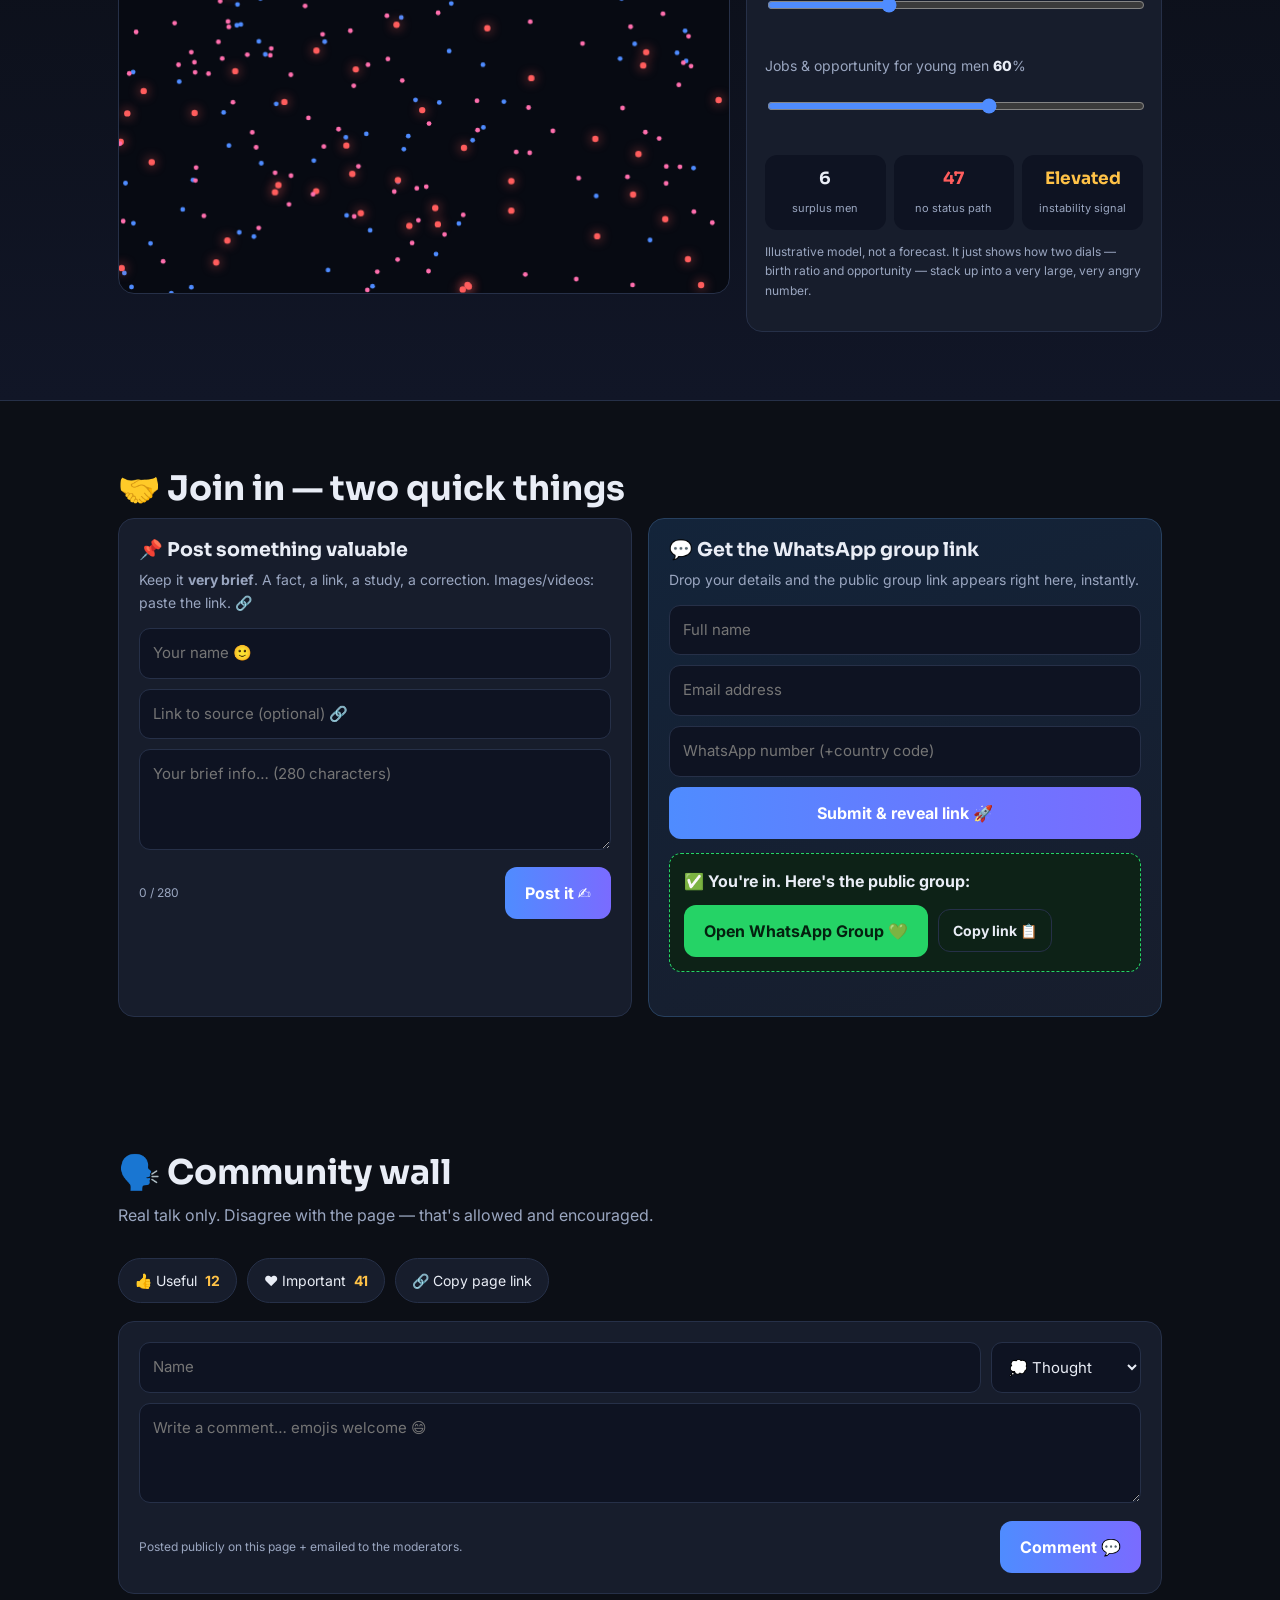
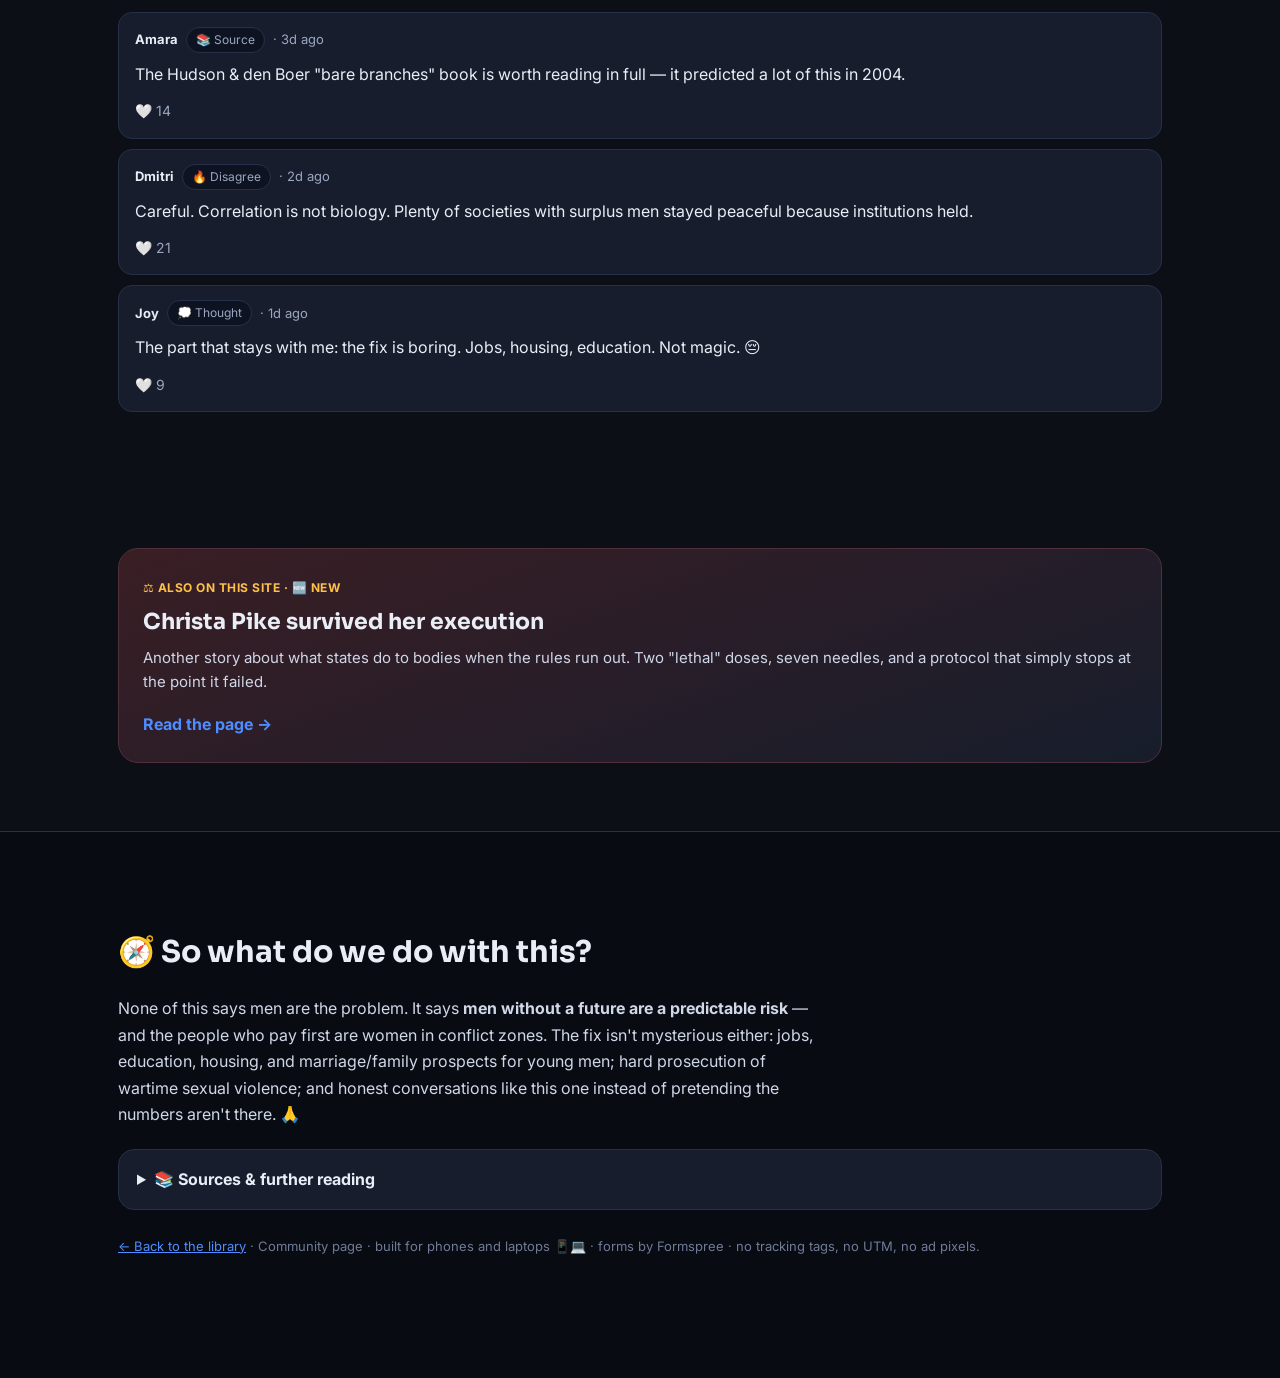
<file: CHRIST_SOPHIA_TRUTH_COMMUNITY/gender-gap.html>
<!DOCTYPE html>
<html lang="en">
<head>
<meta charset="utf-8" />
<meta name="viewport" content="width=device-width, initial-scale=1" />
<title>101 Men for Every 100 Women — and Why That Matters When Wars Start</title>
<meta name="description" content="A simple, honest community page about the global male-female gap, status-starved young men, and the documented link to conflict and violence against women." />
<link rel="icon" type="image/svg+xml" href="favicon.svg" />
<link rel="preconnect" href="https://fonts.googleapis.com">
<link rel="preconnect" href="https://fonts.gstatic.com" crossorigin>
<link href="https://fonts.googleapis.com/css2?family=Inter:wght@400;600;800&family=Sora:wght@600;800&display=swap" rel="stylesheet">
<link rel="stylesheet" href="style.css" />
</head>
<body>

<!-- ============ NAV ============ -->
<header class="nav" id="nav">
  <a class="brand" href="index.html">🧭 <span>The Hard Numbers</span></a>
  <nav>
    <a href="index.html">Home</a>
    <a href="gender-gap.html" class="here">The 42 Million Gap</a>
    <a href="christa-pike.html">Christa Pike</a>
    <a class="cta" href="#join">Join 🤝</a>
  </nav>
</header>

<!-- ============ 1. INFO BANNER ============ -->
<section class="banner" id="top">
  <canvas id="fx"></canvas>
  <div class="banner-inner">
    <p class="kicker">🌍 Community research page · plain language · no spin</p>
    <h1>There are about <span class="hl" id="countMen">0</span> million more men than women on Earth.</h1>
    <p class="lede">
      Sounds like a boring statistic. It isn't. That small gap — plus millions of young men with
      no job, no status and no future at home — is one of the quietest predictors of unrest, war,
      and violence against women that demographers keep writing about.
      <br><br>
      This page collects what news articles, UN reports and peer-reviewed papers actually say,
      in simple words. Then it hands the mic to you. 🎙️
    </p>
    <div class="banner-btns">
      <a class="btn primary" href="#join">Get the WhatsApp group link 💬</a>
      <a class="btn ghost" href="#numbers">Just show me the data ↓</a>
    </div>
    <ul class="ticker">
      <li>👶 105–106 boys born per 100 girls</li>
      <li>🧓 Women are ~56% of people 65+</li>
      <li>📅 UN projects near-parity around 2050</li>
    </ul>
  </div>
</section>

<!-- ============ INFOGRAPHIC ============ -->
<section class="wrap" id="numbers">
  <h2 class="sec-title">📊 The numbers, honestly</h2>
  <p class="sec-sub">Global population, rounded. Sources at the bottom of this page.</p>

  <div class="stat-grid">
    <article class="stat reveal">
      <span class="emoji">👨</span>
      <b class="big">4.17B</b>
      <span class="lab">Males — 50.26%</span>
      <div class="bar"><i style="--w:50.26%; --c:#4f8cff"></i></div>
    </article>
    <article class="stat reveal">
      <span class="emoji">👩</span>
      <b class="big">4.13B</b>
      <span class="lab">Females — 49.74%</span>
      <div class="bar"><i style="--w:49.74%; --c:#ff6fae"></i></div>
    </article>
    <article class="stat reveal">
      <span class="emoji">⚖️</span>
      <b class="big">101 : 100</b>
      <span class="lab">Men per 100 women</span>
      <div class="bar"><i style="--w:101%; --c:#ffc247"></i></div>
    </article>
    <article class="stat reveal">
      <span class="emoji">➕</span>
      <b class="big">~42M</b>
      <span class="lab">Extra men worldwide</span>
      <div class="bar"><i style="--w:70%; --c:#5be5a3"></i></div>
    </article>
  </div>

  <figure class="shot chart reveal">
    <img src="images/owid-sex-ratio-birth-2023.png" alt="World map showing the sex ratio at birth in 2023, with China, India and parts of the Caucasus and Southeast Asia most male-skewed" loading="lazy">
    <figcaption><b>Sex ratio at birth, 2023</b> — boys born per 100 girls. Nature's baseline is about 105; the dark areas run well above it.
    <span class="credit">Chart: <a href="https://ourworldindata.org/gender-ratio" target="_blank" rel="noopener">Our World in Data</a> (CC BY) · via <a href="https://en.wikipedia.org/wiki/Human_sex_ratio" target="_blank" rel="noopener">Wikipedia</a></span></figcaption>
  </figure>

  <figure class="shot chart reveal">
    <img src="images/pew-sex-ratio-birth.png" alt="Pew Research Center map of the world's most male-biased sex ratios at birth from 2000 to 2020" loading="lazy">
    <figcaption>Where the skew is sharpest: <b>Azerbaijan 115, China 115, Armenia 114, Vietnam 111, Albania 111, India 110</b> male births per 100 female births, averaged 2000–2020.
    <span class="credit">Chart: <a href="https://www.pewresearch.org/religion/2022/08/23/sidebar-sex-ratios-around-the-world/" target="_blank" rel="noopener">Pew Research Center</a>, from UN World Population Division data</span></figcaption>
  </figure>

  <div class="dotbox reveal">
    <h3>What 100 people on Earth look like 🧍</h3>
    <div class="dots" id="dots" aria-label="50 blue figures and 50 pink figures"></div>
    <p class="note">Roughly 50 men / 50 women — but the balance flips hard by age group. 👇</p>
  </div>

  <div class="agebox reveal">
    <h3>The age flip 🔄</h3>
    <div class="agerow"><span>At birth 👶</span><div class="split"><i class="m" style="width:51.3%">51% boys</i><i class="f">49% girls</i></div></div>
    <div class="agerow"><span>Working age 💼</span><div class="split"><i class="m" style="width:51%">51% men</i><i class="f">49% women</i></div></div>
    <div class="agerow"><span>Age 65+ 🧓</span><div class="split"><i class="m" style="width:44%">44% men</i><i class="f">56% women</i></div></div>
    <p class="note">Men start ahead and die earlier. Women win the long game — but the surplus of
      <em>young</em> men is exactly the group that conflict researchers worry about.</p>
  </div>
</section>

<!-- ============ VISUAL SLIDES ============ -->
<section class="wrap" id="slides">
  <h2 class="sec-title">🖼️ Visual slides — swipe through the argument</h2>
  <p class="sec-sub">Five slides. Thirty seconds. Use the arrows, swipe, or arrow keys.</p>

  <div class="slider">
    <div class="slides" id="slideTrack">
      <article class="slide s1">
        <span class="num">01</span>
        <h3>Testosterone isn't an "anger switch" 🔬</h3>
        <p>Harvard researchers put it plainly: testosterone drives a hunger for <b>status and dominance</b>,
        not rage by itself. The danger shows up when a society has millions of men chasing status
        and nothing to offer them.</p>
      </article>
      <article class="slide s2">
        <span class="num">02</span>
        <h3>Threatened men vote for war 🪖</h3>
        <p>Sociological work on "masculine overcompensation" found that when men with higher
        testosterone feel their status is challenged, their <b>support for military action can roughly
        double</b>. Diplomacy gets harder exactly when it's needed most.</p>
      </article>
      <article class="slide s3">
        <span class="num">03</span>
        <h3>Risk goes blind 🎲</h3>
        <p>High testosterone lowers sensitivity to punishment and fear. Add the <b>"winner effect"</b> —
        past victories making leaders underestimate cost — and you get reckless escalation
        instead of an off-ramp.</p>
      </article>
      <article class="slide s4">
        <span class="num">04</span>
        <h3>The youth bulge 💣</h3>
        <p>A large share of young, single men with no job, no property and no marriage prospects is
        a known instability pattern. Their status drive gets redirected: <b>unrest, radicalisation,
        recruitment by armed groups.</b></p>
      </article>
      <article class="slide s5">
        <span class="num">05</span>
        <h3>Then women pay the bill 💔</h3>
        <p>Hudson &amp; den Boer called these men <b>"bare branches."</b> Groups like ISIS and Boko Haram
        recruited them with an explicit offer: a wife, taken by force. UN reporting treats
        conflict-related sexual violence as a <b>deliberate tactic</b>, not random chaos.</p>
      </article>
    </div>
    <button class="arrow left" id="prev" aria-label="Previous slide">‹</button>
    <button class="arrow right" id="next" aria-label="Next slide">›</button>
    <div class="dotsnav" id="dotsNav"></div>
  </div>
</section>

<!-- ============ RISK CARDS ============ -->
<section class="wrap" id="risk">
  <h2 class="sec-title">⚠️ Five dangers, spelled out</h2>
  <p class="sec-sub">Tap a card to open it.</p>

  <div class="cards">
    <details class="card reveal"><summary>1. More appetite for military action 🪖</summary>
      <p>When status feels threatened, support for war-first solutions jumps. Research on political
      psychology links higher testosterone to stronger "overcompensation" after a perceived challenge —
      meaning compromise reads as weakness during a standoff.</p></details>

    <details class="card reveal"><summary>2. Broken risk assessment 🎲</summary>
      <p>Lower fear response + lower punishment sensitivity = dangerously high risk tolerance.
      Leaders riding a streak of wins stop pricing the real cost of escalation.</p></details>

    <details class="card reveal"><summary>3. Empathy drains out of the room 🧊</summary>
      <p>Biomedical studies report reduced empathic mimicry and weaker reading of emotional cues.
      Diplomacy runs on nuance; without it, a neighbour's defensive move gets misread as an attack.</p></details>

    <details class="card reveal"><summary>4. The youth bulge 👥</summary>
      <p>Single young men carry the highest baseline testosterone — mating and status competition.
      Deny a whole generation of them work, housing and marriage, and that drive gets redirected
      into militias, gangs and civil unrest.</p></details>

    <details class="card reveal"><summary>5. Status-loss panic 📉</summary>
      <p>The dual-hormone hypothesis: high testosterone plus high stress flips behaviour from
      <em>seeking</em> status to <em>defending</em> it, viciously. A declining power can start a
      defensive war purely to avoid looking weak.</p></details>

    <details class="card reveal hot"><summary>6. What that means for women in wartime 💔</summary>
      <p>Put it together: frustrated low-status men + collapse of law and order + armed groups that
      openly offer "a wife" as a recruitment bonus. Abductions, forced marriage and trafficking
      spike. UN agencies document sexual violence as a deliberate tool of control and terror, and
      conflict zones see a sharp rise in trafficking because war turns people into commodities.
      <br><br><b>Plainly: the men's status crisis gets paid for by women's bodies.</b></p></details>
  </div>

  <blockquote class="pull reveal">
    "The biological drive for status plus a domestic lack of opportunity creates a reservoir of
    frustrated men. Armed groups exploit exactly that frustration — promising status, money and women."
  </blockquote>
</section>

<!-- ============ 3. JS ANIMATION SECTION ============ -->
<section class="anim-sec" id="anim">
  <div class="wrap">
    <h2 class="sec-title light">🎛️ Play with it: the "bare branches" simulator</h2>
    <p class="sec-sub light">Move the sliders. Blue dots are young men, pink are young women.
      Red dots are men with no status path — the pool armed groups recruit from.</p>
    <div class="simbox">
      <canvas id="sim"></canvas>
      <div class="controls">
        <label>Sex ratio at birth <output id="oRatio">106</output> boys / 100 girls
          <input type="range" id="rRatio" min="100" max="120" value="106">
        </label>
        <label>Jobs &amp; opportunity for young men <output id="oJobs">60</output>%
          <input type="range" id="rJobs" min="0" max="100" value="60">
        </label>
        <div class="readout">
          <div><b id="mSurplus">0</b><span>surplus men</span></div>
          <div><b id="mBare" class="red">0</b><span>no status path</span></div>
          <div><b id="mRisk">Low</b><span>instability signal</span></div>
        </div>
        <p class="tiny">Illustrative model, not a forecast. It just shows how two dials — birth ratio and
          opportunity — stack up into a very large, very angry number.</p>
      </div>
    </div>
  </div>
</section>

<!-- ============ POST + JOIN ============ -->
<section class="wrap" id="join">
  <h2 class="sec-title">🤝 Join in — two quick things</h2>

  <div class="two">
    <!-- POST VALUABLE INFO -->
    <form class="panel" id="postForm" action="https://formspree.io/f/REPLACE_POST_FORM_ID" method="POST">
      <h3>📌 Post something valuable</h3>
      <p class="pnote">Keep it <b>very brief</b>. A fact, a link, a study, a correction. Images/videos: paste the link. 🔗</p>
      <input name="name" placeholder="Your name 🙂" required>
      <input name="link" type="url" placeholder="Link to source (optional) 🔗">
      <textarea name="info" rows="3" maxlength="280" placeholder="Your brief info… (280 characters)" required></textarea>
      <div class="rowb"><span class="tiny" id="countChars">0 / 280</span>
      <button class="btn primary" type="submit">Post it ✍️</button></div>
      <p class="status" id="postStatus"></p>
    </form>

    <!-- CONTACT -->
    <form class="panel accent" id="contactForm" action="https://formspree.io/f/REPLACE_CONTACT_FORM_ID" method="POST">
      <h3>💬 Get the WhatsApp group link</h3>
      <p class="pnote">Drop your details and the public group link appears right here, instantly.</p>
      <input name="name" placeholder="Full name" required>
      <input name="email" type="email" placeholder="Email address" required>
      <input name="whatsapp" type="tel" placeholder="WhatsApp number (+country code)" required>
      <button class="btn primary wide" type="submit">Submit &amp; reveal link 🚀</button>
      <div class="reveal-box" id="waBox" hidden>
        <p>✅ You're in. Here's the public group:</p>
        <a class="btn wa" id="waLink" href="#" target="_blank" rel="noopener">Open WhatsApp Group 💚</a>
        <button type="button" class="btn ghost sm" id="copyWa">Copy link 📋</button>
      </div>
      <p class="status" id="contactStatus"></p>
    </form>
  </div>
</section>

<!-- ============ 2. COMMENT SECTION + LIKES ============ -->
<section class="wrap" id="wall">
  <h2 class="sec-title">🗣️ Community wall</h2>
  <p class="sec-sub">Real talk only. Disagree with the page — that's allowed and encouraged.</p>

  <div class="likebar">
    <button class="likebtn" id="likePage">👍 <span>Useful</span> <b id="likeCount">0</b></button>
    <button class="likebtn" id="heartPage">❤️ <span>Important</span> <b id="heartCount">0</b></button>
    <button class="likebtn" id="sharePage">🔗 <span>Copy page link</span></button>
  </div>

  <form class="panel" id="commentForm" action="https://formspree.io/f/REPLACE_COMMENT_FORM_ID" method="POST">
    <div class="rowi">
      <input name="name" id="cName" placeholder="Name" required>
      <select name="mood" id="cMood">
        <option>💭 Thought</option><option>❓ Question</option>
        <option>📚 Source</option><option>🔥 Disagree</option>
      </select>
    </div>
    <textarea name="comment" id="cText" rows="3" placeholder="Write a comment… emojis welcome 😄" required></textarea>
    <div class="rowb"><span class="tiny">Posted publicly on this page + emailed to the moderators.</span>
    <button class="btn primary" type="submit">Comment 💬</button></div>
  </form>

  <div id="commentList" class="comments"></div>
</section>

<!-- ============ 4. FOOTER / CONCLUSION ============ -->
<section class="wrap">
  <a class="libcard reveal c-just solo" href="christa-pike.html">
    <span class="cat">⚖️ Also on this site · 🆕 New</span>
    <h3>Christa Pike survived her execution</h3>
    <p>Another story about what states do to bodies when the rules run out. Two "lethal" doses,
      seven needles, and a protocol that simply stops at the point it failed.</p>
    <span class="go">Read the page →</span>
  </a>
</section>

<footer class="footer">
  <div class="wrap">
    <h2>🧭 So what do we do with this?</h2>
    <p class="concl">
      None of this says men are the problem. It says <b>men without a future are a predictable risk</b> —
      and the people who pay first are women in conflict zones. The fix isn't mysterious either:
      jobs, education, housing, and marriage/family prospects for young men; hard prosecution of
      wartime sexual violence; and honest conversations like this one instead of pretending the
      numbers aren't there. 🙏
    </p>

    <details class="srcs">
      <summary>📚 Sources &amp; further reading</summary>
      <ul>
        <li><a href="https://statisticstimes.com" target="_blank" rel="noopener">Statistics Times</a> — global male/female population counts</li>
        <li><a href="https://www.pewresearch.org" target="_blank" rel="noopener">Pew Research Center</a> — sex ratios by age group</li>
        <li><a href="https://www.un.org" target="_blank" rel="noopener">United Nations</a> — population projections toward 2050</li>
        <li><a href="https://www.scienceabc.com" target="_blank" rel="noopener">ScienceABC</a> — overview of the global sex ratio</li>
        <li><a href="https://news.harvard.edu/gazette/story/2021/09/harvard-biologist-discusses-testosterones-role-in-society/" target="_blank" rel="noopener">Harvard Gazette</a> — testosterone, status and society</li>
        <li><a href="https://phys.org" target="_blank" rel="noopener">Phys.org</a> — masculine overcompensation &amp; support for war</li>
        <li><a href="https://pmc.ncbi.nlm.nih.gov/articles/PMC5068300/" target="_blank" rel="noopener">PNAS / PMC</a> — dual-hormone hypothesis</li>
        <li><a href="https://www.unwomen.org" target="_blank" rel="noopener">UN Women</a> — conflict-related sexual violence</li>
        <li><a href="https://www.unodc.org" target="_blank" rel="noopener">UNODC</a> — trafficking in conflict zones</li>
        <li><a href="https://www.icmc.net" target="_blank" rel="noopener">ICMC</a> · <a href="https://odihr.osce.org" target="_blank" rel="noopener">OSCE/ODIHR</a> — displacement &amp; exploitation</li>
        <li><strong>Images on this page:</strong> Our World in Data (CC BY) · Pew Research Center / UN World Population Division. Credited to their original sources.</li>
        <li><a href="https://journals.sagepub.com" target="_blank" rel="noopener">SAGE Journals</a> — youth bulge &amp; instability</li>
      </ul>
    </details>

    <p class="fine"><a href="index.html">← Back to the library</a> · Community page · built for phones and laptops 📱💻 · forms by Formspree ·
      no tracking tags, no UTM, no ad pixels.</p>
  </div>
</footer>

<div class="toast" id="toast"></div>
<script src="script.js"></script>
</body>
</html>
</file>
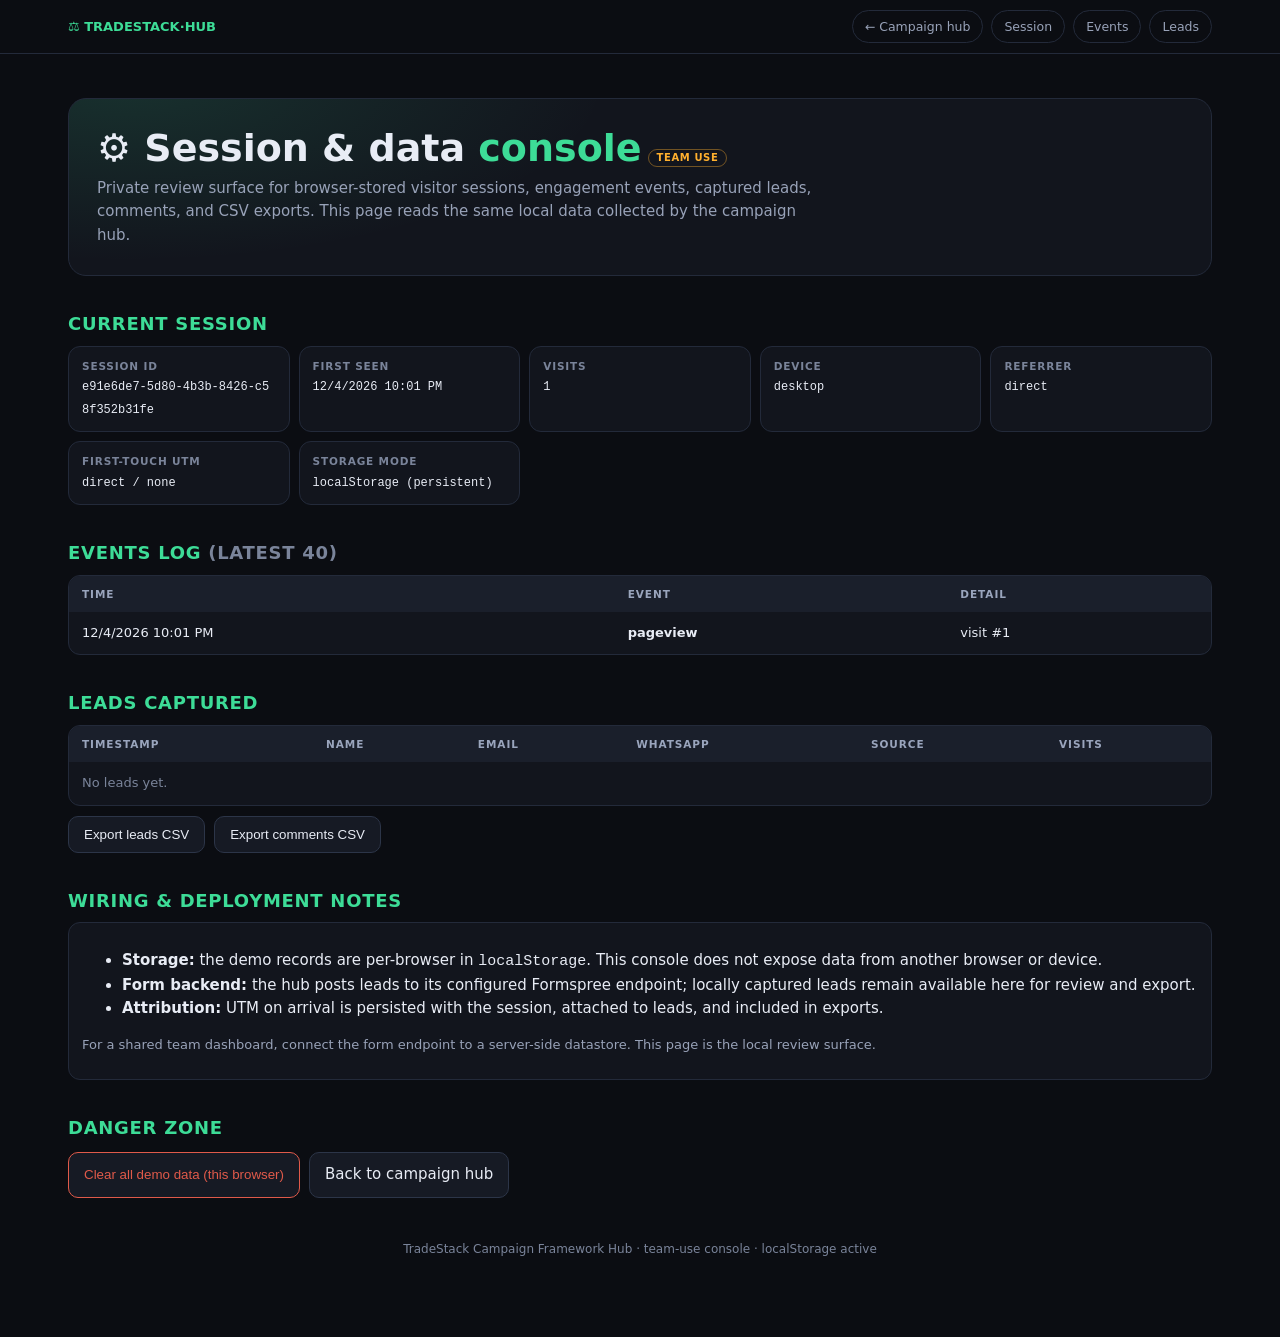
<file: tradestack-hub/session-console.html>
<!DOCTYPE html>
<html lang="en">
<head>
<meta charset="UTF-8">
<meta name="viewport" content="width=device-width, initial-scale=1.0">
<link rel="icon" type="image/svg+xml" href="favicon.svg">
<title>TradeStack Session &amp; Data Console</title>
<style>
  :root{--bg:#0b0d12;--panel:#12151d;--panel2:#161a24;--line:#232a3a;--line2:#2c3548;--txt:#e8ecf5;--mut:#98a2b8;--dim:#7a849a;--acc:#3ddc97;--accA:rgba(61,220,151,.4);--amber:#ffb02e;--err:#e05a4a}
  *{box-sizing:border-box}body{margin:0;background:var(--bg);color:var(--txt);font:15px/1.55 ui-sans-serif,system-ui,-apple-system,"Segoe UI",Roboto,Arial,sans-serif}
  .wrap{max-width:1180px;margin:0 auto;padding:26px 18px 80px}.topbar{border-bottom:1px solid var(--line);padding:10px 0}.nav{max-width:1180px;margin:auto;padding:0 18px;display:flex;gap:8px;align-items:center}.nav a{color:var(--mut);text-decoration:none;border:1px solid var(--line);border-radius:999px;padding:6px 12px;font-size:12.5px}.nav a:hover{color:var(--txt);border-color:var(--line2)}.brand{color:var(--acc);font-weight:800;font-size:13px;margin-right:auto;white-space:nowrap}
  header{margin-top:18px;border:1px solid var(--line);border-radius:18px;padding:28px;background:radial-gradient(800px 300px at 5% -10%,rgba(61,220,151,.14),transparent 60%),var(--panel)}h1{margin:0 0 6px;font-size:clamp(24px,4vw,38px);line-height:1.15}h1 em{font-style:normal;color:var(--acc)}.sub{margin:0;color:var(--mut);max-width:76ch}.badge{display:inline-block;color:var(--amber);border:1px solid rgba(255,176,46,.4);border-radius:999px;padding:2px 8px;font-size:10px;letter-spacing:.06em;margin-left:6px}
  h2{font-size:18px;margin:34px 0 8px;color:var(--acc);letter-spacing:.04em;text-transform:uppercase}.kv{display:grid;grid-template-columns:repeat(auto-fit,minmax(210px,1fr));gap:9px}.kv div,.box{background:var(--panel);border:1px solid var(--line);border-radius:12px;padding:11px 13px}.kv b{display:block;color:var(--dim);font-size:10.5px;text-transform:uppercase;letter-spacing:.08em}.kv span{color:var(--txt);font:12px ui-monospace,Menlo,Consolas,monospace;word-break:break-all}
  .tblwrap{border:1px solid var(--line);border-radius:12px;overflow:auto;background:var(--panel)}table{border-collapse:collapse;width:100%;min-width:650px;font-size:13px}th{background:#1a1f2b;text-align:left;padding:10px 13px;color:#9aa5bd;font-size:10.5px;letter-spacing:.09em;text-transform:uppercase;white-space:nowrap}td{padding:11px 13px;border-bottom:1px solid #1e2331;vertical-align:top}tr:last-child td{border-bottom:0}tr:hover td{background:#141924}.muted{color:var(--dim)}.crow{display:flex;gap:9px;flex-wrap:wrap;margin:10px 0}.btn{display:inline-flex;align-items:center;justify-content:center;background:var(--acc);color:#08130d;border:0;border-radius:10px;padding:10px 15px;font:600 13px inherit;cursor:pointer;text-decoration:none}.btn.ghost{background:var(--panel2);color:var(--txt);border:1px solid var(--line2)}.danger{border-color:var(--err)!important;color:var(--err)!important}pre{background:#0a0c10;border:1px solid var(--line);border-radius:10px;padding:12px;overflow:auto;font:11px ui-monospace,Menlo,Consolas,monospace;color:#9fe8c5;max-height:220px;white-space:pre-wrap}footer{margin-top:42px;text-align:center;color:var(--dim);font-size:12px}.note{color:var(--mut);font-size:13px}.toast{position:fixed;bottom:24px;left:50%;transform:translateX(-50%);background:#0e221a;color:var(--acc);border:1px solid var(--accA);border-radius:999px;padding:9px 18px;display:none;font-weight:600}
  @media(max-width:600px){.wrap{padding:16px 12px 60px}.nav{padding:0 12px}.brand{font-size:12px}.nav a{font-size:11.5px;padding:6px 9px}.nav a:last-child{display:none}header{padding:21px 17px;border-radius:14px}.crow .btn{width:100%}}
</style>
</head>
<body>
<nav class="topbar"><div class="nav"><span class="brand">⚖ TRADESTACK·HUB</span><a href="index.html">← Campaign hub</a><a href="#session">Session</a><a href="#events">Events</a><a href="#leads">Leads</a></div></nav>
<main class="wrap">
<header><h1>⚙ Session &amp; data <em>console</em><span class="badge">TEAM USE</span></h1><p class="sub">Private review surface for browser-stored visitor sessions, engagement events, captured leads, comments, and CSV exports. This page reads the same local data collected by the campaign hub.</p></header>
<section id="session"><h2>Current session</h2><div class="kv" id="c-session"></div></section>
<section id="events"><h2>Events log <span class="muted">(latest 40)</span></h2><div class="tblwrap"><table><thead><tr><th>Time</th><th>Event</th><th>Detail</th></tr></thead><tbody id="c-events"></tbody></table></div></section>
<section id="leads"><h2>Leads captured</h2><div class="tblwrap"><table><thead><tr><th>Timestamp</th><th>Name</th><th>Email</th><th>WhatsApp</th><th>Source</th><th>Visits</th></tr></thead><tbody id="c-leads"></tbody></table></div><div class="crow"><button class="btn ghost" id="exp-leads" type="button">Export leads CSV</button><button class="btn ghost" id="exp-comments" type="button">Export comments CSV</button></div><pre id="csvout" hidden></pre></section>
<section><h2>Wiring &amp; deployment notes</h2><div class="box"><ul><li><b>Storage:</b> the demo records are per-browser in <code>localStorage</code>. This console does not expose data from another browser or device.</li><li><b>Form backend:</b> the hub posts leads to its configured Formspree endpoint; locally captured leads remain available here for review and export.</li><li><b>Attribution:</b> UTM on arrival is persisted with the session, attached to leads, and included in exports.</li></ul><p class="note">For a shared team dashboard, connect the form endpoint to a server-side datastore. This page is the local review surface.</p></div></section>
<section><h2>Danger zone</h2><div class="crow"><button class="btn ghost danger" id="clear-data" type="button">Clear all demo data (this browser)</button><a class="btn ghost" href="index.html">Back to campaign hub</a></div></section>
<footer>TradeStack Campaign Framework Hub · team-use console · <span id="storage-badge"></span></footer>
</main><div class="toast" id="toast"></div>
<script>
const $ = s => document.querySelector(s);
const store = (() => { let ok=false; const mem={}; try{localStorage.setItem('__t','1');localStorage.removeItem('__t');ok=true}catch(e){} return {ok,get(k,d){try{if(ok){const v=localStorage.getItem(k);return v===null?d:JSON.parse(v)}}catch(e){}return k in mem?mem[k]:d},del(k){delete mem[k];if(ok)try{localStorage.removeItem(k)}catch(e){}}};})();
function esc(s){return String(s==null?'':s).replace(/[&<>"']/g,c=>({'&':'&amp;','<':'&lt;','>':'&gt;','"':'&quot;',"'":'&#39;'}[c]))}function fmtTs(t){const d=new Date(t);return d.toLocaleDateString()+' '+d.toLocaleTimeString([],{hour:'2-digit',minute:'2-digit'})}function utmLabel(u){u=u||{};return u.utm_source?u.utm_source+(u.utm_medium?' · '+u.utm_medium:'')+(u.utm_campaign?' · '+u.utm_campaign:''):'direct / none'}function toast(m){const t=$('#toast');t.textContent=m;t.style.display='block';clearTimeout(t._h);t._h=setTimeout(()=>t.style.display='none',2200)}
const sess=store.get('hp_session',null),events=store.get('hp_events',[]),leads=store.get('hp_leads',[]),comments=store.get('hp_comments',[]);const u=sess&&(sess.utm&&Object.keys(sess.utm).length?sess.utm:sess.lastUtm)||{};
function render(){
  $('#c-session').innerHTML=sess?'<div><b>Session ID</b><span>'+esc(sess.sid)+'</span></div><div><b>First seen</b><span>'+esc(fmtTs(sess.firstTs))+'</span></div><div><b>Visits</b><span>'+sess.visits+'</span></div><div><b>Device</b><span>'+esc(sess.device)+'</span></div><div><b>Referrer</b><span>'+esc(sess.referrer||'direct')+'</span></div><div><b>First-touch UTM</b><span>'+esc(utmLabel(u))+'</span></div><div><b>Storage mode</b><span>'+(store.ok?'localStorage (persistent)':'in-memory (preview)')+'</span></div>':'<div class="muted">No session data found. Open the campaign hub first.</div>';
  $('#c-events').innerHTML=events.slice(-40).reverse().map(e=>'<tr><td style="white-space:nowrap">'+esc(fmtTs(e.t))+'</td><td><b>'+esc(e.type)+'</b></td><td>'+esc(e.d)+'</td></tr>').join('')||'<tr><td colspan="3" class="muted">No events recorded.</td></tr>';
  $('#c-leads').innerHTML=leads.slice().reverse().map(l=>'<tr><td style="white-space:nowrap">'+esc(fmtTs(l.ts))+'</td><td>'+esc(l.name)+'</td><td>'+esc(l.email)+'</td><td>'+esc(l.phone)+'</td><td>'+esc(utmLabel(l.utm&&Object.keys(l.utm).length?l.utm:l.lastUtm))+'</td><td>'+l.visits+'</td></tr>').join('')||'<tr><td colspan="6" class="muted">No leads yet.</td></tr>';
  $('#storage-badge').textContent=store.ok?'localStorage active':'in-memory preview';
}
function toCSV(rows){return rows.map(r=>r.map(c=>{c=String(c==null?'':c);return /[",\n]/.test(c)?'"'+c.replace(/"/g,'""')+'"':c}).join(',')).join('\n')}
function offerCSV(name,rows){const csv=toCSV(rows);try{const a=document.createElement('a');a.href=URL.createObjectURL(new Blob([csv],{type:'text/csv'}));a.download=name;document.body.appendChild(a);a.click();a.remove();toast('Downloading '+name)}catch(e){toast('Download blocked — CSV shown below')}$('#csvout').hidden=false;$('#csvout').textContent=csv}
$('#exp-leads').addEventListener('click',()=>offerCSV('tradestack-leads.csv',[['timestamp','name','email','whatsapp','session_id','visits','device','utm_source','utm_medium','utm_campaign','liked_sections']].concat(leads.map(l=>[fmtTs(l.ts),l.name,l.email,l.phone,l.sid,l.visits,l.device,(l.utm||{}).utm_source||(l.lastUtm||{}).utm_source||'direct',(l.utm||{}).utm_medium||'',(l.utm||{}).utm_campaign||'',(l.likes||[]).join('|')]))));
$('#exp-comments').addEventListener('click',()=>offerCSV('tradestack-comments.csv',[['timestamp','name','comment','source']].concat(comments.map(c=>[fmtTs(c.t),c.n,c.m,c.src||'']))));
$('#clear-data').addEventListener('click',()=>{if(!confirm('Clear all demo data in this browser (session, events, leads, comments, likes)?'))return;['hp_session','hp_events','hp_leads','hp_comments','hp_likes'].forEach(k=>store.del(k));toast('Cleared — reloading');setTimeout(()=>location.reload(),700)});render();
</script>
</body>
</html>
</file>
<file: CHRIST_SOPHIA_TRUTH_COMMUNITY/style.css>
:root{
  --bg:#0c0f16; --bg2:#121724; --card:#171d2c; --line:#263048;
  --txt:#e9edf6; --mut:#9aa6c0;
  --blue:#4f8cff; --pink:#ff6fae; --gold:#ffc247; --green:#25d366; --red:#ff5d5d;
  --r:16px; --max:1080px;
}
*{box-sizing:border-box}
html{scroll-behavior:smooth}
body{margin:0;background:var(--bg);color:var(--txt);
  font:16px/1.65 Inter,system-ui,-apple-system,Segoe UI,Roboto,sans-serif;overflow-x:hidden}
h1,h2,h3,.brand{font-family:Sora,Inter,sans-serif;line-height:1.2}
a{color:var(--blue)}
img{max-width:100%}
.wrap{max-width:var(--max);margin:0 auto;padding:68px 18px}

/* NAV */
.nav{position:sticky;top:0;z-index:50;display:flex;align-items:center;justify-content:space-between;
  gap:12px;padding:10px 16px;background:rgba(12,15,22,.82);backdrop-filter:blur(12px);
  border-bottom:1px solid var(--line)}
.brand{font-weight:800;text-decoration:none;color:var(--txt);font-size:15px;white-space:nowrap}
.nav nav{display:flex;gap:4px;align-items:center;overflow-x:auto;scrollbar-width:none}
.nav nav::-webkit-scrollbar{display:none}
.nav nav a{color:var(--mut);text-decoration:none;font-size:14px;padding:7px 10px;border-radius:9px;white-space:nowrap}
.nav nav a:hover{color:#fff;background:#1b2234}
.nav .cta{background:var(--blue);color:#06101f;font-weight:700}

/* BANNER */
.banner{position:relative;overflow:hidden;border-bottom:1px solid var(--line);
  background:radial-gradient(900px 420px at 15% 0%,#1d2b52 0%,transparent 60%),
             radial-gradient(800px 400px at 90% 20%,#43173a 0%,transparent 60%),var(--bg)}
#fx{position:absolute;inset:0;width:100%;height:100%;opacity:.5}
.banner-inner{position:relative;max-width:var(--max);margin:0 auto;padding:84px 18px 70px}
.kicker{color:var(--gold);font-weight:600;letter-spacing:.3px;margin:0 0 14px;font-size:14px}
.banner h1{font-size:clamp(30px,6.2vw,56px);font-weight:800;margin:0 0 18px;max-width:17ch}
.hl{background:linear-gradient(90deg,var(--blue),var(--pink));-webkit-background-clip:text;
  background-clip:text;color:transparent}
.lede{color:#cfd7e8;max-width:60ch;font-size:clamp(15px,2.2vw,18px);margin:0 0 26px}
.banner-btns{display:flex;flex-wrap:wrap;gap:12px}
.ticker{display:flex;flex-wrap:wrap;gap:10px;list-style:none;padding:0;margin:30px 0 0}
.ticker li{background:#161d2e;border:1px solid var(--line);border-radius:999px;
  padding:7px 14px;font-size:13px;color:var(--mut)}

/* BUTTONS */
.btn{display:inline-block;border:0;cursor:pointer;text-decoration:none;font:inherit;font-weight:700;
  padding:13px 20px;border-radius:12px;transition:.18s transform,.18s filter}
.btn:active{transform:scale(.97)}
.btn.primary{background:linear-gradient(90deg,var(--blue),#7a6bff);color:#fff}
.btn.primary:hover{filter:brightness(1.12)}
.btn.ghost{background:transparent;color:var(--txt);border:1px solid var(--line)}
.btn.wide{width:100%}
.btn.sm{padding:9px 14px;font-size:14px}
.btn.wa{background:var(--green);color:#04210f}

/* SECTION HEADS */
.sec-title{font-size:clamp(23px,4.2vw,34px);margin:0 0 8px}
.sec-sub{color:var(--mut);margin:0 0 30px;max-width:62ch}
.light,.light *{color:#e9edf6}
.sec-sub.light{color:#b9c4dc}

/* STATS */
.stat-grid{display:grid;grid-template-columns:repeat(auto-fit,minmax(200px,1fr));gap:14px}
.stat{background:var(--card);border:1px solid var(--line);border-radius:var(--r);padding:18px}
.stat .emoji{font-size:26px}
.big{display:block;font-family:Sora;font-size:30px;margin:6px 0 2px}
.lab{color:var(--mut);font-size:14px}
.bar{height:8px;background:#0e1322;border-radius:99px;margin-top:12px;overflow:hidden}
.bar i{display:block;height:100%;width:0;background:var(--c);border-radius:99px;
  transition:width 1.4s cubic-bezier(.2,.8,.2,1)}
.reveal.in .bar i{width:min(var(--w),100%)}

.dotbox,.agebox{margin-top:22px;background:var(--card);border:1px solid var(--line);
  border-radius:var(--r);padding:20px}
.dotbox h3,.agebox h3{margin:0 0 14px;font-size:18px}
.dots{display:grid;grid-template-columns:repeat(20,1fr);gap:5px;max-width:520px}
.dots span{font-size:clamp(11px,2.4vw,16px);text-align:center;opacity:0;transform:translateY(6px);
  animation:pop .4s forwards}
@keyframes pop{to{opacity:1;transform:none}}
.note{color:var(--mut);font-size:14px;margin:14px 0 0}
.agerow{display:flex;align-items:center;gap:12px;margin-bottom:12px;flex-wrap:wrap}
.agerow>span{min-width:130px;font-size:14px;color:var(--mut)}
.split{flex:1;min-width:200px;display:flex;height:30px;border-radius:9px;overflow:hidden;font-size:12px;font-weight:700}
.split i{display:flex;align-items:center;justify-content:center;font-style:normal;color:#07101f}
.split .m{background:var(--blue)}
.split .f{background:var(--pink);flex:1}

/* SLIDER */
.slider{position:relative}
.slides{display:flex;gap:14px;overflow-x:auto;scroll-snap-type:x mandatory;
  scroll-behavior:smooth;padding-bottom:10px;scrollbar-width:none}
.slides::-webkit-scrollbar{display:none}
.slide{scroll-snap-align:center;flex:0 0 min(100%,520px);border-radius:20px;padding:30px 26px 34px;
  border:1px solid var(--line);position:relative;min-height:260px}
.slide h3{font-size:22px;margin:10px 0 10px}
.slide p{color:#dbe2f2;margin:0}
.slide .num{font-family:Sora;font-size:13px;letter-spacing:2px;color:#0b1120;background:#fff;
  padding:3px 9px;border-radius:7px;font-weight:800}
.s1{background:linear-gradient(160deg,#1b2a52,#141a2a)}
.s2{background:linear-gradient(160deg,#4a2030,#181320)}
.s3{background:linear-gradient(160deg,#4a3c14,#1a1a1f)}
.s4{background:linear-gradient(160deg,#1f4238,#121c1f)}
.s5{background:linear-gradient(160deg,#431d4a,#161226)}
.arrow{position:absolute;top:42%;width:42px;height:42px;border-radius:50%;border:1px solid var(--line);
  background:#0f1524cc;color:#fff;font-size:24px;cursor:pointer;line-height:1}
.arrow.left{left:-6px}.arrow.right{right:-6px}
.dotsnav{display:flex;gap:7px;justify-content:center;margin-top:12px}
.dotsnav button{width:9px;height:9px;border-radius:50%;border:0;background:#2d3850;cursor:pointer;padding:0}
.dotsnav button.on{background:var(--blue);width:22px;border-radius:9px}

/* CARDS */
.cards{display:grid;grid-template-columns:repeat(auto-fit,minmax(280px,1fr));gap:12px}
.card{background:var(--card);border:1px solid var(--line);border-radius:var(--r);padding:16px 18px}
.card summary{cursor:pointer;font-weight:700;font-family:Sora;list-style:none}
.card summary::-webkit-details-marker{display:none}
.card summary:after{content:"＋";float:right;color:var(--mut)}
.card[open] summary:after{content:"－"}
.card p{color:#cfd7e8;font-size:15px;margin:12px 0 0}
.card.hot{border-color:#5b2740;background:linear-gradient(160deg,#241420,#171d2c)}
.pull{margin:26px 0 0;padding:20px 22px;border-left:4px solid var(--gold);background:#141a28;
  border-radius:0 14px 14px 0;color:#e7ecf8;font-size:clamp(16px,2.6vw,19px);font-style:italic}

/* ANIM SECTION */
.anim-sec{background:linear-gradient(180deg,#0a0d14,#111627);border-top:1px solid var(--line);
  border-bottom:1px solid var(--line)}
.simbox{display:grid;grid-template-columns:1.25fr .85fr;gap:16px}
#sim{width:100%;height:360px;background:#070a12;border:1px solid var(--line);border-radius:var(--r);display:block}
.controls{background:var(--card);border:1px solid var(--line);border-radius:var(--r);padding:18px}
.controls label{display:block;font-size:14px;color:var(--mut);margin-bottom:18px}
.controls output{color:var(--txt);font-weight:800}
input[type=range]{width:100%;margin-top:8px;accent-color:var(--blue)}
.readout{display:grid;grid-template-columns:repeat(3,1fr);gap:8px;text-align:center;margin-top:4px}
.readout div{background:#0e1322;border-radius:12px;padding:10px 6px}
.readout b{display:block;font-family:Sora;font-size:17px}
.readout .red{color:var(--red)}
.readout span{font-size:11px;color:var(--mut)}
.tiny{font-size:12px;color:var(--mut)}

/* FORMS */
.two{display:grid;grid-template-columns:1fr 1fr;gap:16px}
.panel{background:var(--card);border:1px solid var(--line);border-radius:var(--r);padding:20px}
.panel.accent{background:linear-gradient(160deg,#13243a,#171d2c);border-color:#27405f}
.panel h3{margin:0 0 6px;font-size:19px}
.pnote{color:var(--mut);font-size:14px;margin:0 0 14px}
input,textarea,select{width:100%;background:#0e1322;border:1px solid var(--line);color:var(--txt);
  border-radius:11px;padding:12px 13px;font:inherit;font-size:15px;margin-bottom:10px}
textarea{resize:vertical}
input:focus,textarea:focus,select:focus{outline:2px solid var(--blue);border-color:transparent}
.rowb{display:flex;align-items:center;justify-content:space-between;gap:10px;flex-wrap:wrap}
.rowi{display:grid;grid-template-columns:1fr 150px;gap:10px}
.status{font-size:14px;margin:10px 0 0;min-height:1em}
.status.ok{color:var(--green)}.status.err{color:var(--red)}
.reveal-box{margin-top:14px;padding:14px;border:1px dashed var(--green);border-radius:12px;
  background:#0d2217;display:flex;flex-wrap:wrap;gap:10px;align-items:center}
.reveal-box p{margin:0;width:100%;font-weight:700}

/* COMMENTS */
.likebar{display:flex;gap:10px;flex-wrap:wrap;margin-bottom:18px}
.likebtn{background:var(--card);border:1px solid var(--line);color:var(--txt);border-radius:999px;
  padding:10px 16px;font:inherit;font-size:14px;cursor:pointer;transition:.15s}
.likebtn:hover{background:#1d2436}
.likebtn.on{border-color:var(--blue);background:#15233e}
.likebtn b{margin-left:4px;color:var(--gold)}
.comments{margin-top:18px;display:grid;gap:10px}
.cmt{background:var(--card);border:1px solid var(--line);border-radius:14px;padding:14px 16px;
  animation:slideIn .35s ease}
@keyframes slideIn{from{opacity:0;transform:translateY(10px)}}
.cmt .top{display:flex;gap:8px;align-items:center;flex-wrap:wrap;font-size:13px;color:var(--mut)}
.cmt .who{color:var(--txt);font-weight:700}
.cmt .tag{background:#0e1322;border:1px solid var(--line);border-radius:99px;padding:2px 9px;font-size:12px}
.cmt p{margin:8px 0 10px;white-space:pre-wrap}
.cmt .clike{background:none;border:0;color:var(--mut);cursor:pointer;font:inherit;font-size:14px;padding:0}
.cmt .clike.on{color:var(--pink)}
.empty{color:var(--mut);font-size:14px;text-align:center;padding:24px;border:1px dashed var(--line);border-radius:14px}

/* FOOTER */
.footer{background:#080b12;border-top:1px solid var(--line);padding:10px 0 40px}
.footer h2{font-size:clamp(22px,4vw,30px)}
.concl{color:#cfd7e8;max-width:70ch}
.srcs{margin-top:22px;background:var(--card);border:1px solid var(--line);border-radius:var(--r);padding:16px 18px}
.srcs summary{cursor:pointer;font-weight:700}
.srcs ul{margin:12px 0 0;padding-left:20px;color:var(--mut);font-size:14px}
.srcs li{margin-bottom:6px}
.fine{color:#6f7b96;font-size:13px;margin-top:26px}

/* TOAST */
.toast{position:fixed;left:50%;bottom:22px;transform:translate(-50%,120%);background:#fff;color:#0b1120;
  font-weight:700;padding:12px 18px;border-radius:12px;z-index:99;transition:.3s;font-size:14px;
  box-shadow:0 10px 30px #0008;max-width:90vw}
.toast.show{transform:translate(-50%,0)}

/* REVEAL */
.reveal{opacity:0;transform:translateY(18px);transition:.6s}
.reveal.in{opacity:1;transform:none}

/* RESPONSIVE */
@media(max-width:860px){
  .simbox,.two{grid-template-columns:1fr}
  #sim{height:280px}
  .arrow{display:none}
}
@media(max-width:560px){
  .wrap{padding:48px 15px}
  .banner-inner{padding:56px 15px 50px}
  .brand span{display:none}
  .rowi{grid-template-columns:1fr}
  .dots{grid-template-columns:repeat(10,1fr)}
  .btn{width:100%;text-align:center}
  .rowb{flex-direction:column;align-items:stretch}
}
@media(prefers-reduced-motion:reduce){*{animation:none!important;transition:none!important}}

/* ===================== MULTI-PAGE ADDITIONS ===================== */
.nav nav a.here{color:#fff;background:#1b2234}

/* hub library cards */
.libgrid{display:grid;grid-template-columns:repeat(auto-fit,minmax(300px,1fr));gap:16px}
.libcard{display:block;text-decoration:none;color:var(--txt);background:var(--card);
  border:1px solid var(--line);border-radius:20px;padding:24px;transition:.2s}
.libcard:hover{transform:translateY(-4px);border-color:#3c4a6b}
.libcard .cat{font-size:12px;font-weight:700;letter-spacing:.5px;color:var(--gold);
  text-transform:uppercase}
.libcard h3{font-size:22px;margin:10px 0 10px}
.libcard p{color:#cfd7e8;font-size:15px;margin:0}
.libcard .go{display:inline-block;margin-top:16px;font-weight:700;color:var(--blue)}
.libcard .go a{text-decoration:none}
.libcard.c-demo{background:linear-gradient(160deg,#1b2a52,#161d2c)}
.libcard.c-just{background:linear-gradient(160deg,#3a1e24,#171d2c);border-color:#50303a}
.libcard.soon{border-style:dashed;background:transparent}
.libcard.solo{max-width:100%}
.chips{list-style:none;display:flex;flex-wrap:wrap;gap:7px;padding:0;margin:14px 0 0}
.chips li{background:#0e1322aa;border:1px solid var(--line);border-radius:99px;
  padding:4px 11px;font-size:12px;color:var(--mut)}

/* pike banner tint */
.banner.pike{background:radial-gradient(900px 420px at 12% 0%,#4a1d26 0%,transparent 60%),
  radial-gradient(820px 420px at 88% 20%,#1d2b52 0%,transparent 60%),var(--bg)}

.plain{color:#cfd7e8;margin:0}

/* timeline */
.timeline{list-style:none;padding:0;margin:0;position:relative}
.timeline:before{content:"";position:absolute;left:11px;top:6px;bottom:6px;width:2px;background:var(--line)}
.timeline li{position:relative;padding:0 0 22px 40px}
.timeline li:before{content:"";position:absolute;left:4px;top:7px;width:16px;height:16px;
  border-radius:50%;background:var(--card);border:2px solid var(--blue)}
.timeline li.hot:before{border-color:var(--red);box-shadow:0 0 0 5px #ff5d5d22}
.timeline li.end:before{border-color:var(--green)}
.timeline .t{display:inline-block;font-family:Sora;font-weight:800;font-size:14px;color:var(--gold)}
.timeline p{margin:4px 0 0;color:#cfd7e8}
.pull cite{display:block;margin-top:10px;font-size:14px;color:var(--mut);font-style:normal}

/* what-now flow + pulse canvas */
.flowbox{display:grid;gap:16px}
#pulse{width:100%;height:120px;background:#070a12;border:1px solid var(--line);
  border-radius:var(--r);display:block}
.flow{display:grid;grid-template-columns:repeat(auto-fit,minmax(240px,1fr));gap:12px}
.node{background:var(--card);border:1px solid var(--line);border-radius:var(--r);padding:16px 18px;
  transition:.2s}
.node:hover{border-color:var(--blue);transform:translateY(-3px)}
.node b{font-family:Sora;display:block;margin-bottom:8px}
.node p{margin:0;color:#cfd7e8;font-size:14px}

/* ===================== IMAGERY ===================== */
figure.shot{margin:0 0 22px;background:var(--card);border:1px solid var(--line);
  border-radius:var(--r);overflow:hidden}
figure.shot img{display:block;width:100%;height:auto}
figure.shot figcaption{padding:12px 16px;font-size:13px;color:var(--mut);line-height:1.5}
figure.shot figcaption b{color:#cfd7e8;font-weight:600}
figure.shot .credit{display:block;margin-top:5px;font-size:12px;color:#6f7b96}
figure.shot .credit a{color:#8aa2cc}
.shotgrid{display:grid;grid-template-columns:1fr 1fr;gap:14px;margin-bottom:22px}
.shotgrid figure.shot{margin:0}
figure.shot.tall img{max-height:420px;object-fit:cover;object-position:center top}
figure.chart{background:#fff}
figure.chart img{padding:0}
figure.chart figcaption{background:var(--card)}
.banner figure.shot{margin-top:28px;max-width:560px}
@media(max-width:700px){.shotgrid{grid-template-columns:1fr}}
.libcard .thumb{width:100%;height:150px;object-fit:cover;border-radius:12px;margin-top:16px;
  border:1px solid var(--line)}
.libcard.c-demo .thumb{object-fit:contain;background:#fff}
</file>
<file: men-women-conflict/style.css>
:root{
  --bg:#0c0f16; --bg2:#121724; --card:#171d2c; --line:#263048;
  --txt:#e9edf6; --mut:#9aa6c0;
  --blue:#4f8cff; --pink:#ff6fae; --gold:#ffc247; --green:#25d366; --red:#ff5d5d;
  --r:16px; --max:1080px;
}
*{box-sizing:border-box}
html{scroll-behavior:smooth}
body{margin:0;background:var(--bg);color:var(--txt);
  font:16px/1.65 Inter,system-ui,-apple-system,Segoe UI,Roboto,sans-serif;overflow-x:hidden}
h1,h2,h3,.brand{font-family:Sora,Inter,sans-serif;line-height:1.2}
a{color:var(--blue)}
img{max-width:100%}
.wrap{max-width:var(--max);margin:0 auto;padding:68px 18px}

/* NAV */
.nav{position:sticky;top:0;z-index:50;display:flex;align-items:center;justify-content:space-between;
  gap:12px;padding:10px 16px;background:rgba(12,15,22,.82);backdrop-filter:blur(12px);
  border-bottom:1px solid var(--line)}
.brand{font-weight:800;text-decoration:none;color:var(--txt);font-size:15px;white-space:nowrap}
.nav nav{display:flex;gap:4px;align-items:center;overflow-x:auto;scrollbar-width:none}
.nav nav::-webkit-scrollbar{display:none}
.nav nav a{color:var(--mut);text-decoration:none;font-size:14px;padding:7px 10px;border-radius:9px;white-space:nowrap}
.nav nav a:hover{color:#fff;background:#1b2234}
.nav .cta{background:var(--blue);color:#06101f;font-weight:700}

/* BANNER */
.banner{position:relative;overflow:hidden;border-bottom:1px solid var(--line);
  background:radial-gradient(900px 420px at 15% 0%,#1d2b52 0%,transparent 60%),
             radial-gradient(800px 400px at 90% 20%,#43173a 0%,transparent 60%),var(--bg)}
#fx{position:absolute;inset:0;width:100%;height:100%;opacity:.5}
.banner-inner{position:relative;max-width:var(--max);margin:0 auto;padding:84px 18px 70px}
.kicker{color:var(--gold);font-weight:600;letter-spacing:.3px;margin:0 0 14px;font-size:14px}
.banner h1{font-size:clamp(30px,6.2vw,56px);font-weight:800;margin:0 0 18px;max-width:17ch}
.hl{background:linear-gradient(90deg,var(--blue),var(--pink));-webkit-background-clip:text;
  background-clip:text;color:transparent}
.lede{color:#cfd7e8;max-width:60ch;font-size:clamp(15px,2.2vw,18px);margin:0 0 26px}
.banner-btns{display:flex;flex-wrap:wrap;gap:12px}
.ticker{display:flex;flex-wrap:wrap;gap:10px;list-style:none;padding:0;margin:30px 0 0}
.ticker li{background:#161d2e;border:1px solid var(--line);border-radius:999px;
  padding:7px 14px;font-size:13px;color:var(--mut)}

/* BUTTONS */
.btn{display:inline-block;border:0;cursor:pointer;text-decoration:none;font:inherit;font-weight:700;
  padding:13px 20px;border-radius:12px;transition:.18s transform,.18s filter}
.btn:active{transform:scale(.97)}
.btn.primary{background:linear-gradient(90deg,var(--blue),#7a6bff);color:#fff}
.btn.primary:hover{filter:brightness(1.12)}
.btn.ghost{background:transparent;color:var(--txt);border:1px solid var(--line)}
.btn.wide{width:100%}
.btn.sm{padding:9px 14px;font-size:14px}
.btn.wa{background:var(--green);color:#04210f}

/* SECTION HEADS */
.sec-title{font-size:clamp(23px,4.2vw,34px);margin:0 0 8px}
.sec-sub{color:var(--mut);margin:0 0 30px;max-width:62ch}
.light,.light *{color:#e9edf6}
.sec-sub.light{color:#b9c4dc}

/* STATS */
.stat-grid{display:grid;grid-template-columns:repeat(auto-fit,minmax(200px,1fr));gap:14px}
.stat{background:var(--card);border:1px solid var(--line);border-radius:var(--r);padding:18px}
.stat .emoji{font-size:26px}
.big{display:block;font-family:Sora;font-size:30px;margin:6px 0 2px}
.lab{color:var(--mut);font-size:14px}
.bar{height:8px;background:#0e1322;border-radius:99px;margin-top:12px;overflow:hidden}
.bar i{display:block;height:100%;width:0;background:var(--c);border-radius:99px;
  transition:width 1.4s cubic-bezier(.2,.8,.2,1)}
.reveal.in .bar i{width:min(var(--w),100%)}

.dotbox,.agebox{margin-top:22px;background:var(--card);border:1px solid var(--line);
  border-radius:var(--r);padding:20px}
.dotbox h3,.agebox h3{margin:0 0 14px;font-size:18px}
.dots{display:grid;grid-template-columns:repeat(20,1fr);gap:5px;max-width:520px}
.dots span{font-size:clamp(11px,2.4vw,16px);text-align:center;opacity:0;transform:translateY(6px);
  animation:pop .4s forwards}
@keyframes pop{to{opacity:1;transform:none}}
.note{color:var(--mut);font-size:14px;margin:14px 0 0}
.agerow{display:flex;align-items:center;gap:12px;margin-bottom:12px;flex-wrap:wrap}
.agerow>span{min-width:130px;font-size:14px;color:var(--mut)}
.split{flex:1;min-width:200px;display:flex;height:30px;border-radius:9px;overflow:hidden;font-size:12px;font-weight:700}
.split i{display:flex;align-items:center;justify-content:center;font-style:normal;color:#07101f}
.split .m{background:var(--blue)}
.split .f{background:var(--pink);flex:1}

/* SLIDER */
.slider{position:relative}
.slides{display:flex;gap:14px;overflow-x:auto;scroll-snap-type:x mandatory;
  scroll-behavior:smooth;padding-bottom:10px;scrollbar-width:none}
.slides::-webkit-scrollbar{display:none}
.slide{scroll-snap-align:center;flex:0 0 min(100%,520px);border-radius:20px;padding:30px 26px 34px;
  border:1px solid var(--line);position:relative;min-height:260px}
.slide h3{font-size:22px;margin:10px 0 10px}
.slide p{color:#dbe2f2;margin:0}
.slide .num{font-family:Sora;font-size:13px;letter-spacing:2px;color:#0b1120;background:#fff;
  padding:3px 9px;border-radius:7px;font-weight:800}
.s1{background:linear-gradient(160deg,#1b2a52,#141a2a)}
.s2{background:linear-gradient(160deg,#4a2030,#181320)}
.s3{background:linear-gradient(160deg,#4a3c14,#1a1a1f)}
.s4{background:linear-gradient(160deg,#1f4238,#121c1f)}
.s5{background:linear-gradient(160deg,#431d4a,#161226)}
.arrow{position:absolute;top:42%;width:42px;height:42px;border-radius:50%;border:1px solid var(--line);
  background:#0f1524cc;color:#fff;font-size:24px;cursor:pointer;line-height:1}
.arrow.left{left:-6px}.arrow.right{right:-6px}
.dotsnav{display:flex;gap:7px;justify-content:center;margin-top:12px}
.dotsnav button{width:9px;height:9px;border-radius:50%;border:0;background:#2d3850;cursor:pointer;padding:0}
.dotsnav button.on{background:var(--blue);width:22px;border-radius:9px}

/* CARDS */
.cards{display:grid;grid-template-columns:repeat(auto-fit,minmax(280px,1fr));gap:12px}
.card{background:var(--card);border:1px solid var(--line);border-radius:var(--r);padding:16px 18px}
.card summary{cursor:pointer;font-weight:700;font-family:Sora;list-style:none}
.card summary::-webkit-details-marker{display:none}
.card summary:after{content:"＋";float:right;color:var(--mut)}
.card[open] summary:after{content:"－"}
.card p{color:#cfd7e8;font-size:15px;margin:12px 0 0}
.card.hot{border-color:#5b2740;background:linear-gradient(160deg,#241420,#171d2c)}
.pull{margin:26px 0 0;padding:20px 22px;border-left:4px solid var(--gold);background:#141a28;
  border-radius:0 14px 14px 0;color:#e7ecf8;font-size:clamp(16px,2.6vw,19px);font-style:italic}

/* ANIM SECTION */
.anim-sec{background:linear-gradient(180deg,#0a0d14,#111627);border-top:1px solid var(--line);
  border-bottom:1px solid var(--line)}
.simbox{display:grid;grid-template-columns:1.25fr .85fr;gap:16px}
#sim{width:100%;height:360px;background:#070a12;border:1px solid var(--line);border-radius:var(--r);display:block}
.controls{background:var(--card);border:1px solid var(--line);border-radius:var(--r);padding:18px}
.controls label{display:block;font-size:14px;color:var(--mut);margin-bottom:18px}
.controls output{color:var(--txt);font-weight:800}
input[type=range]{width:100%;margin-top:8px;accent-color:var(--blue)}
.readout{display:grid;grid-template-columns:repeat(3,1fr);gap:8px;text-align:center;margin-top:4px}
.readout div{background:#0e1322;border-radius:12px;padding:10px 6px}
.readout b{display:block;font-family:Sora;font-size:17px}
.readout .red{color:var(--red)}
.readout span{font-size:11px;color:var(--mut)}
.tiny{font-size:12px;color:var(--mut)}

/* FORMS */
.two{display:grid;grid-template-columns:1fr 1fr;gap:16px}
.panel{background:var(--card);border:1px solid var(--line);border-radius:var(--r);padding:20px}
.panel.accent{background:linear-gradient(160deg,#13243a,#171d2c);border-color:#27405f}
.panel h3{margin:0 0 6px;font-size:19px}
.pnote{color:var(--mut);font-size:14px;margin:0 0 14px}
input,textarea,select{width:100%;background:#0e1322;border:1px solid var(--line);color:var(--txt);
  border-radius:11px;padding:12px 13px;font:inherit;font-size:15px;margin-bottom:10px}
textarea{resize:vertical}
input:focus,textarea:focus,select:focus{outline:2px solid var(--blue);border-color:transparent}
.rowb{display:flex;align-items:center;justify-content:space-between;gap:10px;flex-wrap:wrap}
.rowi{display:grid;grid-template-columns:1fr 150px;gap:10px}
.status{font-size:14px;margin:10px 0 0;min-height:1em}
.status.ok{color:var(--green)}.status.err{color:var(--red)}
.reveal-box{margin-top:14px;padding:14px;border:1px dashed var(--green);border-radius:12px;
  background:#0d2217;display:flex;flex-wrap:wrap;gap:10px;align-items:center}
.reveal-box p{margin:0;width:100%;font-weight:700}

/* COMMENTS */
.likebar{display:flex;gap:10px;flex-wrap:wrap;margin-bottom:18px}
.likebtn{background:var(--card);border:1px solid var(--line);color:var(--txt);border-radius:999px;
  padding:10px 16px;font:inherit;font-size:14px;cursor:pointer;transition:.15s}
.likebtn:hover{background:#1d2436}
.likebtn.on{border-color:var(--blue);background:#15233e}
.likebtn b{margin-left:4px;color:var(--gold)}
.comments{margin-top:18px;display:grid;gap:10px}
.cmt{background:var(--card);border:1px solid var(--line);border-radius:14px;padding:14px 16px;
  animation:slideIn .35s ease}
@keyframes slideIn{from{opacity:0;transform:translateY(10px)}}
.cmt .top{display:flex;gap:8px;align-items:center;flex-wrap:wrap;font-size:13px;color:var(--mut)}
.cmt .who{color:var(--txt);font-weight:700}
.cmt .tag{background:#0e1322;border:1px solid var(--line);border-radius:99px;padding:2px 9px;font-size:12px}
.cmt p{margin:8px 0 10px;white-space:pre-wrap}
.cmt .clike{background:none;border:0;color:var(--mut);cursor:pointer;font:inherit;font-size:14px;padding:0}
.cmt .clike.on{color:var(--pink)}
.empty{color:var(--mut);font-size:14px;text-align:center;padding:24px;border:1px dashed var(--line);border-radius:14px}

/* FOOTER */
.footer{background:#080b12;border-top:1px solid var(--line);padding:10px 0 40px}
.footer h2{font-size:clamp(22px,4vw,30px)}
.concl{color:#cfd7e8;max-width:70ch}
.srcs{margin-top:22px;background:var(--card);border:1px solid var(--line);border-radius:var(--r);padding:16px 18px}
.srcs summary{cursor:pointer;font-weight:700}
.srcs ul{margin:12px 0 0;padding-left:20px;color:var(--mut);font-size:14px}
.srcs li{margin-bottom:6px}
.fine{color:#6f7b96;font-size:13px;margin-top:26px}

/* TOAST */
.toast{position:fixed;left:50%;bottom:22px;transform:translate(-50%,120%);background:#fff;color:#0b1120;
  font-weight:700;padding:12px 18px;border-radius:12px;z-index:99;transition:.3s;font-size:14px;
  box-shadow:0 10px 30px #0008;max-width:90vw}
.toast.show{transform:translate(-50%,0)}

/* REVEAL */
.reveal{opacity:0;transform:translateY(18px);transition:.6s}
.reveal.in{opacity:1;transform:none}

/* RESPONSIVE */
@media(max-width:860px){
  .simbox,.two{grid-template-columns:1fr}
  #sim{height:280px}
  .arrow{display:none}
}
@media(max-width:560px){
  .wrap{padding:48px 15px}
  .banner-inner{padding:56px 15px 50px}
  .brand span{display:none}
  .rowi{grid-template-columns:1fr}
  .dots{grid-template-columns:repeat(10,1fr)}
  .btn{width:100%;text-align:center}
  .rowb{flex-direction:column;align-items:stretch}
}
@media(prefers-reduced-motion:reduce){*{animation:none!important;transition:none!important}}
</file>
